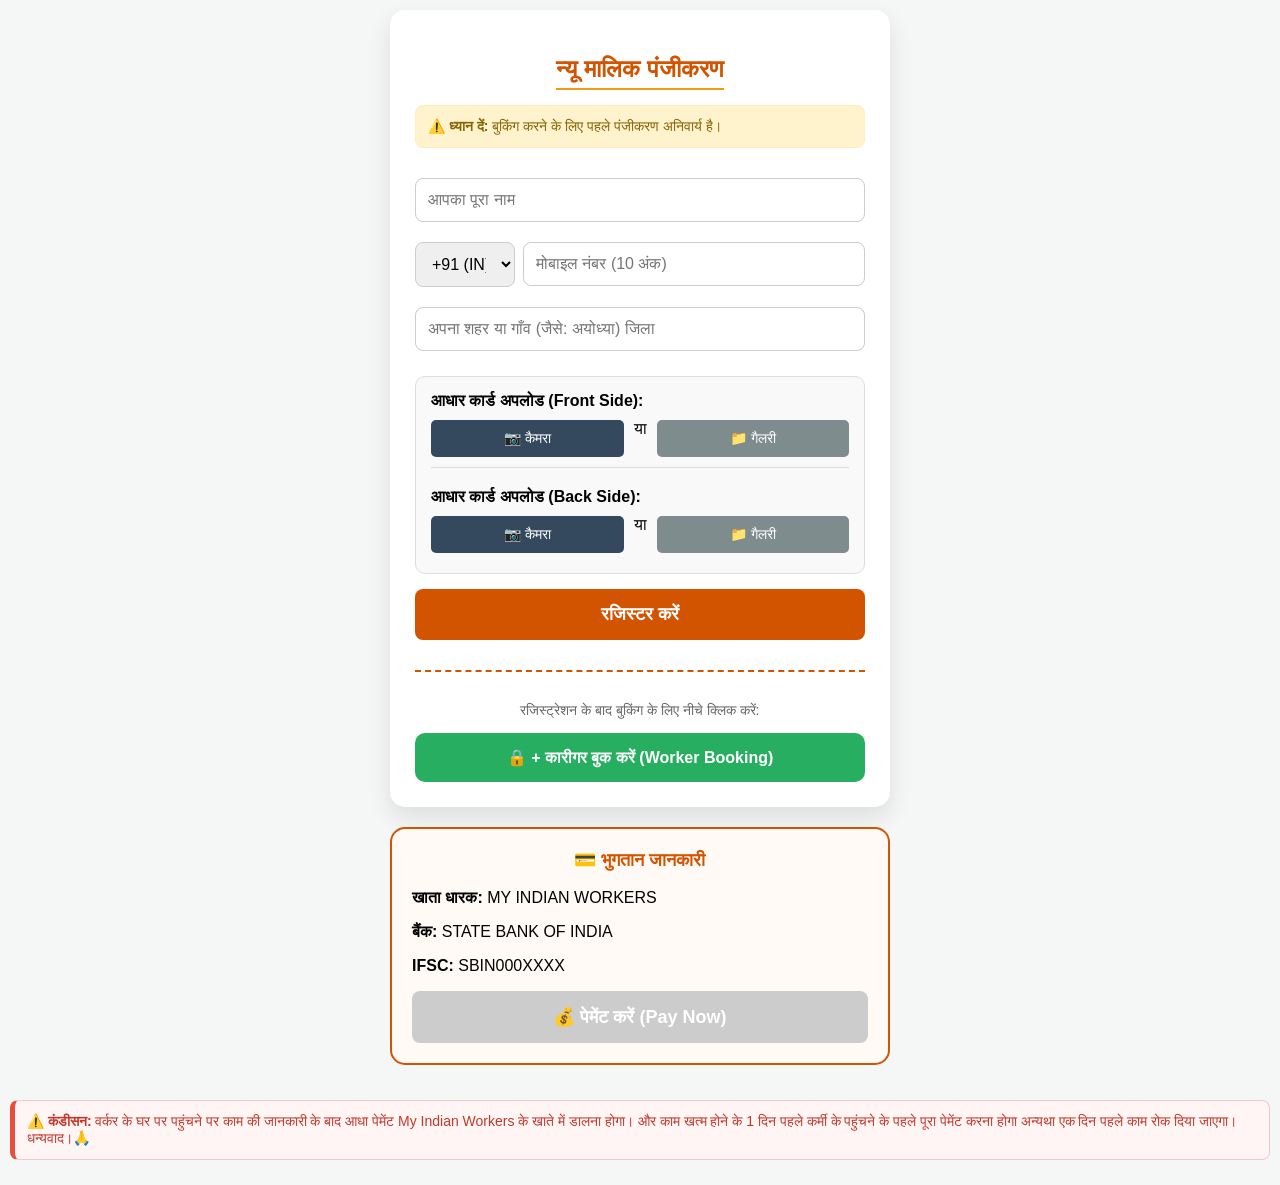
<file: owner-form.html>
<!DOCTYPE html>
<html lang="hi">
<head>
    <meta charset="UTF-8">
    <meta name="viewport" content="width=device-width, initial-scale=1.0">
    <title>मालिक पंजीकरण और बुकिंग - My Indian Workers</title>
    <style>
        body { background-color: #f4f7f6; font-family: 'Segoe UI', sans-serif; display: flex; flex-direction: column; align-items: center; min-height: 100vh; margin: 0; padding: 10px; box-sizing: border-box; }
        .form-card { background: white; padding: 25px; border-radius: 15px; box-shadow: 0 10px 25px rgba(0,0,0,0.1); width: 100%; max-width: 500px; text-align: center; margin-bottom: 20px; box-sizing: border-box; }
        h2 { color: #d35400; margin-bottom: 15px; font-size: 24px; border-bottom: 2px solid #f39c12; display: inline-block; padding-bottom: 5px; }
        input, select, textarea { width: 100%; padding: 12px; margin: 10px 0; border: 1px solid #ccc; border-radius: 8px; font-size: 16px; box-sizing: border-box; }
        .input-group { display: flex; gap: 8px; align-items: center; margin: 10px 0; }
        .input-group select { width: 100px; margin: 0; flex-shrink: 0; }
        .input-group input { margin: 0; flex: 1; }
        .submit-btn { width: 100%; background-color: #d35400; color: white; border: none; padding: 15px; border-radius: 8px; font-size: 18px; font-weight: bold; cursor: pointer; transition: 0.3s; }
        .submit-btn:hover { background-color: #e67e22; }
        .warning-box { background: #fff3cd; color: #856404; padding: 12px; border-radius: 8px; margin-bottom: 20px; border: 1px solid #ffeeba; font-size: 14px; text-align: left; }
        .upload-section { text-align: left; margin: 15px 0; border: 1px solid #ddd; padding: 15px; border-radius: 10px; background-color: #f9f9f9; }
        .bank-card { width: 100%; max-width: 500px; padding: 20px; border: 2px solid #d35400; border-radius: 15px; background: #fffaf5; text-align: left; box-sizing: border-box; margin-bottom: 20px; }
    </style>
</head>
<body>

<div class="form-card">
    <h2>न्यू मालिक पंजीकरण</h2>
    <div class="warning-box"><strong>⚠️ ध्यान दें:</strong> बुकिंग करने के लिए पहले पंजीकरण अनिवार्य है।</div>

    <form id="ownerForm">
        <input type="text" name="regName" id="regName" placeholder="आपका पूरा नाम" required>
        <div class="input-group">
            <select name="countryCode">
                <option value="+91">+91 (IN)</option>
                <option value="+966">+966 (SA)</option>
            </select>
            <input type="tel" name="regMobile" id="regMobile" placeholder="मोबाइल नंबर (10 अंक)" maxlength="10" required>
        </div>
        <input type="text" name="regCity" id="regCity" placeholder="अपना शहर या गाँव (जैसे: अयोध्या) जिला" required>
        
        <div class="upload-section">
            <label style="font-weight: bold; display: block; margin-bottom: 10px;">आधार कार्ड अपलोड (Front Side):</label>
            <div style="display: flex; gap: 10px; margin-bottom: 15px;">
                <button type="button" onclick="document.getElementById('aadharFrontCam').click()" style="flex: 1; padding: 10px; background: #34495e; color: white; border: none; border-radius: 5px; cursor: pointer; font-size: 14px;">📷 कैमरा</button>
                या
                <button type="button" onclick="document.getElementById('aadharFrontFile').click()" style="flex: 1; padding: 10px; background: #7f8c8d; color: white; border: none; border-radius: 5px; cursor: pointer; font-size: 14px;">📁 गैलरी</button>
            </div>
            <input type="file" id="aadharFrontCam" accept="image/*" capture="camera" style="display: none;" onchange="updateStatus(this, 'frontStatus')">
            <input type="file" id="aadharFrontFile" accept="image/*" style="display: none;" onchange="updateStatus(this, 'frontStatus')">
            <small id="frontStatus" style="color: #27ae60; display: block; margin-top: -10px; font-weight: bold; margin-bottom: 15px;"></small>

            <hr style="border: 0; border-top: 1px solid #ddd; margin: 20px 0;">

            <label style="font-weight: bold; display: block; margin-bottom: 10px;">आधार कार्ड अपलोड (Back Side):</label>
            <div style="display: flex; gap: 10px; margin-bottom: 15px;">
                <button type="button" onclick="document.getElementById('aadharBackCam').click()" style="flex: 1; padding: 10px; background: #34495e; color: white; border: none; border-radius: 5px; cursor: pointer; font-size: 14px;">📷 कैमरा</button>
                या
                <button type="button" onclick="document.getElementById('aadharBackFile').click()" style="flex: 1; padding: 10px; background: #7f8c8d; color: white; border: none; border-radius: 5px; cursor: pointer; font-size: 14px;">📁 गैलरी</button>
            </div>
            <input type="file" id="aadharBackCam" accept="image/*" capture="camera" style="display: none;" onchange="updateStatus(this, 'backStatus')">
            <input type="file" id="aadharBackFile" accept="image/*" style="display: none;" onchange="updateStatus(this, 'backStatus')">
            <small id="backStatus" style="color: #27ae60; display: block; margin-top: -10px; font-weight: bold;"></small>
        </div>

        <button type="submit" id="ownerSubmitBtn" class="submit-btn">रजिस्टर करें</button>
    </form>

    <hr style="margin: 30px 0; border: 0; border-top: 2px dashed #d35400;">
    <div id="bookingContainer">
        <p style="font-size: 14px; color: #666;">रजिस्ट्रेशन के बाद बुकिंग के लिए नीचे क्लिक करें:</p>
        <button type="button" id="mainBookingBtn" onclick="showBookingForm()" disabled 
        style="width: 100%; padding: 15px; background: #27ae60; color: white; border: none; border-radius: 10px; font-weight: bold; font-size: 16px; cursor: pointer;">
         🔒  + कारीगर बुक करें (Worker Booking)
        </button>
        <section id="booking-section" style="display: none; padding: 15px; background: #fdf2e9; border-radius: 15px; margin-top: 20px;">
            <h3 style="color: #d35400;">कारीगर बुक करें</h3>
            <form id="bookingForm">
                <input type="text" name="ownerName" id="bookOwnerName" placeholder="आपका नाम" required>
                <input type="tel" name="regMobile" id="bookMobile" placeholder="मोबाइल नंबर" maxlength="10" required>
                <select name="serviceType" id="serviceType" required>
                    <option value="">कौन सा काम है?</option>
                 
        <option value="Plumber">प्लंबर (Plumber)</option>
        <option value="Electrician">इलेक्ट्रीशियन (Electrician)</option>
        <option value="Carpenter">बढ़ई (Carpenter)</option>
        <option value="Mason">राजमिस्त्री (Mason)</option>
        <option value="Painter">पेंटर (Painter)</option>
        <option value="Welder">वेल्डर (Welder)</option>
        <option value="AC Mechanic">एसी मैकेनिक (AC Mechanic)</option>
        <option value="Tiles Mistri">टाइल्स मिस्त्री (Tiles Mistri)</option>
        <option value="Labour">मजदूर (Labour)</option>
        <option value="Other">अन्य (Other)</option>
                </select>
                <textarea name="address" id="regAddress" placeholder="पूरा पता लिखें" required></textarea>
                <button type="submit" id="bookSubmitBtn" class="submit-btn" style="background:#27ae60;">बुकिंग कन्फर्म करें ✅</button>
            </form>
        </section>
    </div>
</div>

<div class="bank-card">
    <h3 style="color:#d35400; margin-top:0; font-size:18px; text-align: center;">💳 भुगतान जानकारी</h3>
    <p><strong>खाता धारक:</strong> MY INDIAN WORKERS</p>
    <p><strong>बैंक:</strong> STATE BANK OF INDIA</p>
    <p><strong>IFSC:</strong> SBIN000XXXX</p>
    <button type="button" id="payNowBtn" class="submit-btn" onclick="window.location.href='payment-success.html'" style="background-color: #ccc; cursor: not-allowed;" disabled>💰 पेमेंट करें (Pay Now)</button>
</div>

<div style="background: #fff5f5; color: #c0392b; padding: 12px; border-radius: 8px; font-size: 14px; margin: 15px 0; text-align: left; border: 1px solid #f5c6cb; border-left: 5px solid #e74c3c; font-weight: 500;">
    <strong>⚠️ कंडीसन:</strong> वर्कर के घर पर पहुंचने पर काम की जानकारी के बाद आधा पेमेंट My Indian Workers के खाते में डालना होगा। और काम खत्म होने के 1 दिन पहले कर्मी के पहुंचने के पहले पूरा पेमेंट करना होगा अन्यथा एक दिन पहले काम रोक दिया जाएगा। धन्यवाद।🙏
</div>

<script>
  
  


  
  
  
  
const SCRIPT_URL = "https://script.google.com/macros/s/AKfycbx7i54hKon1Dizk_ZgP6tpjNolJINeYLxPD4UdncQwMZUpUHgO4GI-NhzSC5o8IpaeZ/exec";

function updateStatus(input, statusId) {
    if (input.files && input.files[0]) {
        document.getElementById(statusId).innerText = "✅ फाइल: " + input.files[0].name;
    }
}

function showBookingForm() {
    document.getElementById("booking-section").style.display = "block";
    document.getElementById("booking-section").scrollIntoView({ behavior: 'smooth' });
}

// नया Image Compressor फंक्शन (आधार कार्ड के लिए बेहतरीन क्वालिटी)
async function compressAadhar(file) {
    return new Promise((resolve) => {
        const reader = new FileReader();
        reader.readAsDataURL(file);
        reader.onload = (event) => {
            const img = new Image();
            img.src = event.target.result;
            img.onload = () => {
                const canvas = document.createElement('canvas');
                let width = img.width;
                let height = img.height;

                // आधार के लिए 1000px चौड़ाई काफी है (साफ भी दिखेगा और KB में भी रहेगा)
                const MAX_WIDTH = 1000;
                if (width > MAX_WIDTH) {
                    height *= MAX_WIDTH / width;
                    width = MAX_WIDTH;
                }

                canvas.width = width;
                canvas.height = height;
                const ctx = canvas.getContext('2d');
                ctx.drawImage(img, 0, 0, width, height);

                // 0.7 क्वालिटी (70%) - साइज कम और लिखावट साफ
                const dataUrl = canvas.toDataURL('image/jpeg', 0.7);
                resolve(dataUrl.split(',')[1]);
            };
        };
    });
}

// पंजीकरण सबमिट लॉजिक



// --- इसे जोड़ें (नया वाला - फोटो चेक के साथ) ---
document.getElementById('ownerForm').addEventListener('submit', async function(e) {
    e.preventDefault();
    
    // फाइलें चेक करना (कि चुनी गई हैं या नहीं)
    const frontFile = document.getElementById('aadharFrontCam').files[0] || document.getElementById('aadharFrontFile').files[0];
    const backFile = document.getElementById('aadharBackCam').files[0] || document.getElementById('aadharBackFile').files[0];

    // अगर कोई भी एक फाइल गायब है, तो अलर्ट दिखाएं और आगे न बढ़ें
    if (!frontFile || !backFile) {
        alert("⚠️ कृपया आधार कार्ड की दोनों फोटो (Front और Back) अपलोड करें!");
        return; 
    }

    const btn = document.getElementById('ownerSubmitBtn');
    btn.innerText = "⏳ रजिस्ट्रेशन डाटा अपलोड हो रहा है...";
    btn.disabled = true;

    const data = {
        userType: 'owner',
        regName: document.getElementById('regName').value,
        regMobile: document.getElementById('regMobile').value,
        regCity: document.getElementById('regCity').value
    };

    try {
        // फोटो कंप्रेस और अपलोड के लिए तैयार करना
        data.frontFileData = await compressAadhar(frontFile);
        data.frontFileName = "Front_" + data.regMobile + "_" + Date.now() + ".jpg";
        
        data.backFileData = await compressAadhar(backFile);
        data.backFileName = "Back_" + data.regMobile + "_" + Date.now() + ".jpg";

        sendData(data, "रजिस्ट्रेशन और फोटो अपलोड सफल! अब आप बुकिंग कर सकते हैं");
    } catch (err) {
        alert("फोटो प्रोसेस करने में दिक्कत आई");
        btn.disabled = false;
        btn.innerText = "रजिस्टर करें";
    }
});





// बुकिंग और डेटा भेजने के पुराने फंक्शन पहले जैसे ही रहेंगे...
document.getElementById('bookingForm').addEventListener('submit', function(e) {
    e.preventDefault();
    const btn = document.getElementById('bookSubmitBtn');
    const payBtn = document.getElementById('payNowBtn');
    btn.innerText = "⏳ बुकिंग दर्ज हो रही है...";
    btn.disabled = true;
    const data = {
        userType: 'booking',
        regName: document.getElementById('bookOwnerName').value,
        regMobile: document.getElementById('bookMobile').value,
        serviceType: document.getElementById('serviceType').value,
        regAddress: document.getElementById('regAddress').value
    };
    fetch(SCRIPT_URL, {
        method: 'POST',
        body: JSON.stringify(data)
    })
    .then(res => {
        alert("✅ आपकी बुकिंग सफल हुई! अब आप नीचे दिए गए बटन से पेमेंट कर सकते हैं।");
        payBtn.disabled = false;
        payBtn.style.backgroundColor = "#d35400";
        payBtn.style.cursor = "pointer";
        btn.innerText = "बुकिंग सफल ✅";
        payBtn.scrollIntoView({ behavior: 'smooth' });
    })
    .catch(err => {
        alert("कुछ तकनीकी समस्या आई");
        payBtn.disabled = false;
        payBtn.style.backgroundColor = "#d35400";
    });
});

function sendData(payload, successMsg) {
    fetch(SCRIPT_URL, {
        method: 'POST',
        body: JSON.stringify(payload)
    })
    .then(res => res.json())
    .then(response => {
        alert(successMsg);
        if (payload.userType === 'owner') {
            document.getElementById('mainBookingBtn').disabled = false;
            document.getElementById('mainBookingBtn').innerHTML = "✅ + कारीगर बुक करें (Worker Booking)";
            showBookingForm();
            document.getElementById('ownerSubmitBtn').innerText = "रजिस्टर हो गया ✅";
        }
    })
    .catch(err => {
        if (payload.userType === 'owner') {
            document.getElementById('mainBookingBtn').disabled = false;
            showBookingForm();
        }
    });
}








</script>
</body>
</html>
</file>
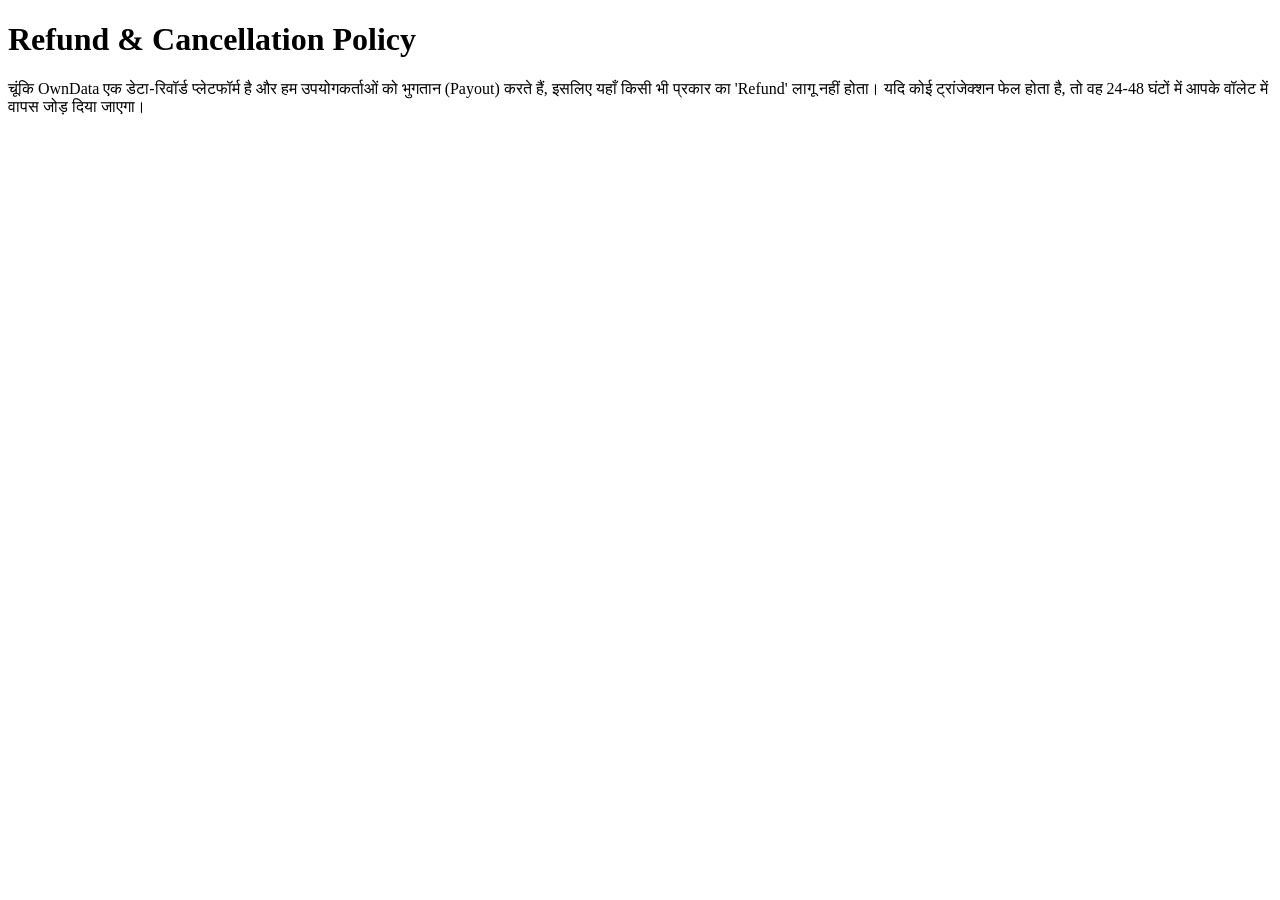
<file: refund.html>
<!DOCTYPE html>
<html>
<head><title>Refund Policy - OwnData</title></head>
<body>
    <h1>Refund & Cancellation Policy</h1>
    <p>चूंकि OwnData एक डेटा-रिवॉर्ड प्लेटफॉर्म है और हम उपयोगकर्ताओं को भुगतान (Payout) करते हैं, इसलिए यहाँ किसी भी प्रकार का 'Refund' लागू नहीं होता। यदि कोई ट्रांजेक्शन फेल होता है, तो वह 24-48 घंटों में आपके वॉलेट में वापस जोड़ दिया जाएगा।</p>
</body>
</html>
</file>
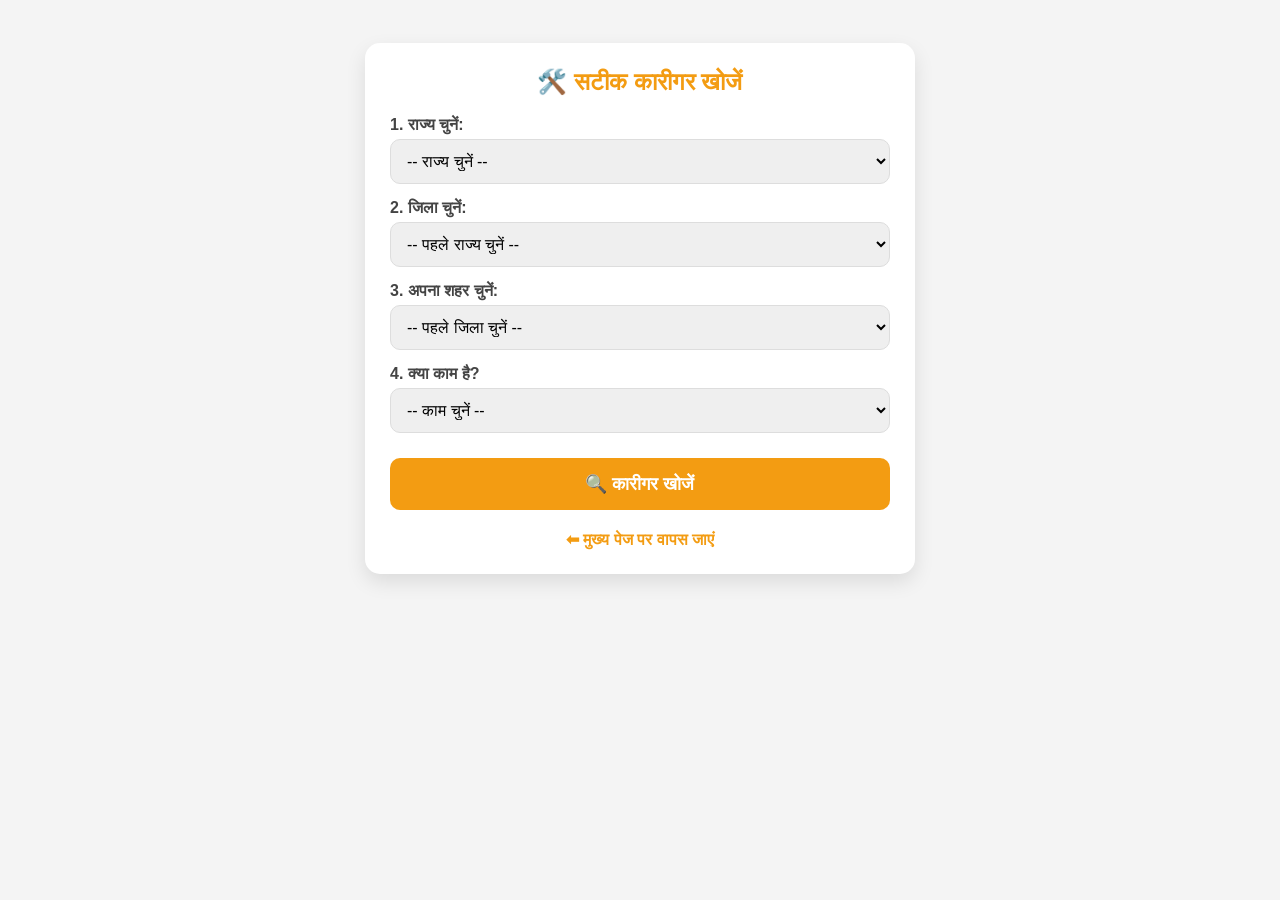
<file: search.html>
<!DOCTYPE html>
<html lang="hi">
<head>
    <meta charset="UTF-8">
    
    
    
    <meta name="viewport" content="width=device-width, initial-scale=1.0">
    <title>एडवांस सर्च - My Indian Workers</title>
    <style>
        body { font-family: 'Segoe UI', sans-serif; background: #f4f4f4; padding: 15px; }
        .search-box { 
            background: white; padding: 25px; border-radius: 15px; 
            box-shadow: 0 8px 20px rgba(0,0,0,0.1); max-width: 500px; margin: 20px auto; 
        }
        h2 { text-align: center; color: #f39c12; margin-top: 0; }
        label { font-weight: bold; color: #444; display: block; margin-top: 15px; }
        select { 
            width: 100%; padding: 12px; border: 1px solid #ddd; 
            border-radius: 10px; font-size: 16px; margin-top: 5px; box-sizing: border-box;
        }
        button { 
            width: 100%; padding: 15px; background: #f39c12; color: white; 
            border: none; border-radius: 10px; font-weight: bold; font-size: 18px; 
            cursor: pointer; margin-top: 25px; transition: 0.3s;
        }
        button:hover { background: #d35400; }
        #results { max-width: 500px; margin: 20px auto; }
        .worker-card { 
            background: white; padding: 20px; border-radius: 10px; 
            margin-bottom: 15px; box-shadow: 0 2px 10px rgba(0,0,0,0.1);
            border-left: 6px solid #f39c12; text-align: left;
        }
        .worker-card h3 { margin: 0; color: #333; font-size: 1.1em; }
        .worker-card p { margin: 5px 0; color: #666; }
        .call-btn {
            display: block; background: #27ae60; color: white; text-align: center;
            padding: 12px; border-radius: 8px; text-decoration: none;
            font-weight: bold; margin-top: 15px;
        }
        .back-link { margin-top: 20px; display: block; text-decoration: none; color: #f39c12; font-weight: bold; text-align: center; }
        
        /* रेटिंग सेक्शन के लिए स्टाइल */
        .rating-container { text-align: right; min-width: 80px; }
        .stars { font-size: 1.1em; white-space: nowrap; }
        .rating-text { color: #666; font-size: 0.85em; font-weight: bold; display: block; }
    </style>
</head>
<body>

<div class="search-box">
    <h2>🛠️ सटीक कारीगर खोजें</h2>
    
    <label>1. राज्य चुनें:</label>
    <select id="stateInput" onchange="updateDistricts()">
        <option value="">-- राज्य चुनें --</option>
        <option value="UP">उत्तर प्रदेश (Uttar Pradesh)</option>
        <option value="Bihar">बिहार (Bihar)</option>
        <option value="Gujarat">गुजरात (Gujarat)</option>
        <option value="Madhya Pradesh">मध्य प्रदेश (Madhya Pradesh)</option>
        <option value="Rajasthan">राजस्थान (Rajasthan)</option>
        <option value="Karnataka">कर्नाटक (Karnataka)</option>
        <option value="Kerala">केरला (Kerala)</option>
    </select>

    <label>2. जिला चुनें:</label>
    <select id="districtInput" onchange="updateCities()">
        <option value="">-- पहले राज्य चुनें --</option>
    </select>

    <label>3. अपना शहर चुनें:</label>
    <select id="cityInput">
        <option value="">-- पहले जिला चुनें --</option>
    </select>

    <label>4. क्या काम है?</label>
    <select id="workInput">
        <option value="">-- काम चुनें --</option>
        <option value="Plumber">प्लंबर (Plumber)</option>
        <option value="Electrician">इलेक्ट्रीशियन(Electrician)</option>
        <option value="Carpenter">बढ़ई (Carpenter)</option>
        <option value="Mason">राजमिस्त्री (Mason)</option>
        <option value="Painter">पेंटर (Painter)</option>
        <option value="Welder">वेल्डर (Welder)</option>
        <option value="AC Mechanic">एसी मैकेनिक(AC Mechanic)</option>
        <option value="Tiles Mistri">टाइल्स मिस्त्री(Tiles Mechanic)</option>
        <option value="Labour">मजदूर (Labour)</option>
        <option value="cctv_smart_home">स्मार्ट होम और CCTV (CCTV Smart Home)</option>
        <option value="computer_repair">कंप्यूटर और लैपटॉप रिपेयर(Computer Repairing)</option>
        <option value="mobile_repair">मोबाइल और टैबलेट रिपेयर(Mobile And Tablet Repair)</option>
        <option value="electrical_gadgets">इलेक्ट्रिकल और गैजेट्स(Electrical And Gadgets)</option>
        <option value="solar_panel">सोलर पैनल सर्विस(SolarPanel Service)</option>
        <option value="Others">अन्य(Others)</option>
    </select>

    <button id="searchBtn" onclick="searchWorkers()">🔍 कारीगर खोजें</button>
    
    <a href="index.html" class="back-link">⬅ मुख्य पेज पर वापस जाएं</a>
</div>

<div id="results"></div>

<script>
    const fullData = {
        "UP": {
          
  
    "Ayodhya (अयोध्या)": [
        "Ayodhya City / अयोध्या शहर",
        "Faizabad / फैजाबाद",
        "Ayodhya Cantt / अयोध्या कैंट",
        "Devkali / देवकाली",
        "Naka / नाका",
        "Sahadatganj / सहादतगंज",
        "Goshainganj / गोसाईगंज",
        "Amaniganj / अमानीगंज",
        "Bikapur / बीकापुर",
        "Haringtonganj / हैरिंग्टनगंज",
        "Tarun / तारुन",
        "Masodha / मसोधा",
        "Maya Bazar / माया बाजार",
        "Milkipur / मिल्कीपुर",
        "Pura Bazar / पूरा बाजार",
        "Rudauli / रुदौली",
        "Sohawal / सोहावल",
        "Mawai / मवई",
        "Ayodhya Sadar / अयोध्या सदर",
        "Bharat Kund / भरत कुंड",
        "Khandasa / खंडासा",
        "Kumarganj / कुमारगंज",
        "Haiderganj / हैदरगंज"
    ],
    "Barabanki (बहराइच )": [
        "Barabanki City / बाराबंकी शहर",
        "Dewa Sharif / देवा शरीफ",
        "Banki / बंकी",
        "Fatehpur / फतेहपुर",
        "Haidergarh / हैदरगढ़",
        "Ramnagar / रामनगर",
        "Zaidpur / जैदपुर",
        "Dariyabad / दरियाबाद",
        "Satrikh / सतरीख",
        "Kursi / कुर्सी",
        "Masauli / मसौली",
        "Nindura / निंदूरा",
        "Sirauli Ghauspur / सिरौली गौसपुर",
        "Puredalai / पूरेडलई",
        "Bani Kodar / बनी कोदर",
        "Siddhaur / सिद्धौर",
        "Trivediganj / त्रिवेदीगंज",
        "Suratganj / सूरतगंज",
        "Safdarjang / सफदरगंज"
    ],
    "Lucknow (लखनऊ )": [
        "Lucknow City / लखनऊ शहर",
        "Alambagh / आलमबाग",
        "Gomti Nagar / गोमती नगर",
        "Hazratganj / हजरतगंज",
        "Charbagh / चारबाग",
        "Indira Nagar / इंदिरा नगर",
        "Aminabad / अमीनाबाद",
        "Jankipuram / जानकीपुरम",
        "Ashiyana / आशियाना",
        "Telibagh / तेलीबाग",
        "Chinhat / चिनहट",
        "Bakshi Ka Talab / बख्शी का तालाब",
        "Kakori / काकोरी",
        "Malihabad / मलिहाबाद",
        "Mohanlalganj / मोहनलालगंज",
        "Gosainganj / गोसाईगंज",
        "Sarojini Nagar / सरोजिनी नगर",
        "Dubagga / दुबग्गा",
        "Itaunja / इटौंजा"
    ],
    "Gonda (गोण्डा )": [
        "Gonda City / गोंडा शहर",
        "Nawabganj / नवाबगंज",
        "Mankapur / मनकापुर",
        "Colonelganj / कर्नलगंज",
        "Katra Bazar / कटरा बाजार",
        "Tarabganj / तरबगंज",
        "Itia Thok / इटिया थोक",
        "Paraspur / पारसपुर",
        "Wazirganj / वजीरगंज",
        "Jhanjhari / झंझरी",
        "Haldharmau / हलधरमऊ",
        "Belsar / बेलसर",
        "Mujehana / मुजेहना",
        "Pandri Kripal / पंडरी कृपाल",
        "Rehera Bazaar / रेहरा बाजार",
        "Civil Lines / सिविल लाइन्स",
        "Utraula Road / उतरौला रोड"
    ],
    "Basti (बस्ती)": [
        "Basti City / बस्ती शहर",
        "Gandhi Nagar / गांधी नगर",
        "Harraiya / हरैया",
        "Rudrauli / रुदौली",
        "Bhanpur / भानपुर",
        "Kaptanganj / कप्तानगंज",
        "Bankati / बनकटी",
        "Saunghat / सौंघाट",
        "Bahadurpur / बहादुरपुर",
        "Dubaulila / दुबौलिया",
        "Kudraha / कुदरहा",
        "Paras Rampur / पारस रामपुर",
        "Ramnagar / रामनगर",
        "Saltaua Gopal Pur / सल्टौआ गोपाल पुर",
        "Vikram Jot / विक्रम जोत",
        "Ganeshpur / गणेशपुर",
        "Malviya Road / मालवीय रोड",
        "Katra Bazar / कटरा बाजार",
        "Munderwa / मुंडेरवा",
        "Walterganj / वाल्टरगंज"
    ],
    "Gorakhpur (गोरखपुर)": [
        "Gorakhpur City / गोरखपुर शहर",
        "Sahjanwa (GIDA) / सहजनवा (गीडा)",
        "Mohaddipur / मोहद्दीपुर",
        "Medical College / मेडिकल कॉलेज",
        "Golgadda / गोलगड्डा",
        "Pipraich / पिपराइच",
        "Chauri Chaura / चौरी चौरा",
        "Campierganj / कैम्पियरगंज",
        "Bansgaon / बांसगांव",
        "Khajni / खजनी",
        "Gola / गोला",
        "Barhalganj / बड़हलगंज",
        "Sardar Nagar / सरदार नगर",
        "Brahmpur / ब्रह्मपुर",
        "Kauriram / कौड़ीराम",
        "Belghat / बेलघाट",
        "Pali / पाली",
        "Jungle Kauria / जंगल कौड़िया",
        "Chargawan / चरगांवा",
        "Bhathat / भटहट"
    ],
    "Balrampur (बलरामपुर)": [
        "Balrampur City / बलरामपुर शहर",
        "Tulsipur / तुलसीपुर",
        "Utraula / उतरौला",
        "Pachperwa / पचपेड़वा",
        "Jarwa / जरवा",
        "Gaisari / गैसड़ी",
        "Harriya Satgharwa / हरैया सतघरवा",
        "Balrampur Sadar / बलरामपुर सदर",
        "Shriduttganj / श्रीदत्तगंज",
        "Rehera Bazaar / रेहरा बाजार",
        "Gaindas Buzurg / गैंडास बुजुर्ग",
        "Lalia / ललिया",
        "Maharajganj Terai / महाराजगंज तराई",
        "Malaun / मलौन",
        "Bhagwanpur / भगवानपुर",
        "Civil Lines / सिविल लाइन्स",
        "Pahalwara / पहलवारा",
        "Hathi Khana / हाथी खाना",
        "Purab Tola / पूरब टोला",
        "Kuwano / कुआनो"
    ],
    "Siddharthnagar (सिद्धार्थनगर)": [
        "Siddharthnagar City / सिद्धार्थनगर शहर",
        "Naugarh / नौगढ़",
        "Bansi / बांसी",
        "Itwa / इटवा",
        "Domariaganj / डुमरियागंज",
        "Shohratgarh / शोहरतगढ़",
        "Barhni / बढ़नी",
        "Birdpur / बर्डपुर",
        "Uska Bazar / उस्का बाजार",
        "Jogia / जोगिया",
        "Lontan / लोटन",
        "Khesraha / खेसरहा",
        "Mithwal / मिठवल",
        "Bhanpur / भानपुर",
        "Khunwa / खुनवा",
        "Golhaura / गोलहौरा",
        "Tetari Bazar / टिटरी बाजार",
        "Aligada / अलीगढ़वा",
        "Civic Line / सिविल लाइन",
        "Phulwariya / फुलवरिया"
    ],
    "Shravasti (श्रावस्ती )": [
        "Bhinga City / भिनगा शहर",
        "Ikauna / इकौना",
        "Shravasti Town / श्रावस्ती टाउन",
        "Gilola / गिलौला",
        "Sirsiya / सिरसिया",
        "Jamunaha / जमुनहा",
        "Katra Shravasti / कटरा श्रावस्ती",
        "Laxmanpur / लक्ष्मणपुर",
        "Malhipur / मल्हीपुर",
        "Hariharpur Rani / हरिहरपुर रानी",
        "Sonwa / सोनवा",
        "Nasirganj / नासिरगंज",
        "Charda / चरदा",
        "Baluha / बलुहा",
        "Patna Khargon / पटना खरगोन",
        "Durgapur / दुर्गापुर",
        "Pali Chauraha / पाली चौराहा",
        "Khaire dharmanpur / खैरे धर्मनपुर",
        "Manoharapur / मनोहरापुर",
        "Bhagwanpur / भगवानपुर",
        "Semra Ghantaghar / सेमरा घंटाघर",
        "Gautam Buddha Marg / गौतम बुद्ध मार्ग",
        "Jetavana Area / जेतवन क्षेत्र",
        "Payagpur Road / पयागपुर रोड",
        "Bahraich Road / बहराइच रोड",
        "Balrampur Border Area / बलरामपुर बॉर्डर क्षेत्र",
        "Kandhabhari / कांधाभारी",
        "Ratanpur / रतनपुर",
        "Pakarigariya / पकरीगड़िया",
        "Lokanpur / लोकनपुर"
    ],
    "Sultanpur (सुल्तानपुर )": [
        "Sultanpur City / सुल्तानपुर शहर",
        "Amhat / अमहट",
        "Civil Lines / सिविल लाइन्स",
        "Kadipur / कादीपुर",
        "Lambhua / लंभुआ",
        "Musafirkhana / मुसाफिरखाना",
        "Kurebhar / कूरेभार",
        "Dostpur / दोस्तपुर",
        "Akhand Nagar / अखंड नगर",
        "Baldirai / बल्दीराय",
        "Bhadaiya / भदैया",
        "Dhanpatganj / धनपतगंज",
        "Dubepur / दूबेपुर",
        "Jaisinghpur / जयसिंहपुर",
        "Karaundi Kala / करौंदी कला",
        "Kurwar / कुड़वार",
        "Motigarpur / मोतिगरपुर",
        "P P Kamaicha / पी पी कमैचा",
        "Haliapur / हलियापुर",
        "Koeripur / कोइरीपुर",
        "Katka Khanpur / कटका खानपुर",
        "Semri / सेमरी",
        "Pali / पाली",
        "Golaghat / गोलाघाट",
        "Vivekanand Nagar / विवेकानंद नगर",
        "Tatiri / टटिड़ी",
        "Shastri Nagar / शास्त्री नगर",
        "Shukul Bazar / शुकुल बाजार",
        "Paryat / परयात"
    ],
    "Pratapgarh (प्रतापगढ़ )": [
        "Pratapgarh City / प्रतापगढ़ शहर",
        "Bela Pratapgarh / बेला प्रतापगढ़",
        "Kunda / कुंडा",
        "Patti / पट्टी",
        "Raniganj / रानीगंज",
        "Lalganj Ajhara / लालगंज अझारा",
        "Chilbila / चिलबिला",
        "Jethwara / जेठवारा",
        "Antu / अंतू",
        "Kohandaur / कोहंडौर",
        "Manikpur / मानिकपुर",
        "Katra Medniganj / कटरा मेदनीगंज",
        "Babaganj / बाबागंज",
        "Belaghat / बेलाघाट",
        "Bihar / बिहार",
        "Gaura / गौरा",
        "Kalakankar / कालाकांकर",
        "Laxmanpur / लक्ष्मणपुर",
        "Mandhata / मानधाता",
        "Pratapgarh Sadar / प्रतापगढ़ सदर",
        "Rampur Sangramgarh / रामपुर संग्रामगढ़",
        "Sandwa Chandrika / सांडवा चंद्रिका",
        "Sangipur / सांगीपुर",
        "Shivgarh / शिवगढ़",
        "Dhingwas / ढिंगवस",
        "Civil Lines / सिविल लाइन्स"
    ],
    "Raebareli (रायबरेली)": [
        "Raebareli City / रायबरेली शहर",
        "Lalganj / लालगंज",
        "Unchahar / ऊंचाहार",
        "Bachhrawan / बछरावां",
        "Saloan / सलोन",
        "Maharajganj / महाराजगंज",
        "Dalmau / डलमऊ",
        "Harchandpur / हरचंदपुर",
        "Indira Nagar / इंदिरा नगर",
        "Civil Lines / सिविल लाइन्स",
        "Modern Rail Coach Factory / मॉडर्न रेल कोच फैक्ट्री",
        "Munshiganj / मुंशीगंज",
        "Tripula / त्रिपूला",
        "Amawan / अमावां",
        "Chhatoh / छतोह",
        "Deenshah Gaura / दीनशाह गौरा",
        "Dih / डीह",
        "Khiro / खीरों",
        "Rohaniya / रोहनिया",
        "Sareni / सरेनी",
        "Satoan / सतोओं",
        "Singhpur / सिंहपुर",
        "Tiloi / तिलोई",
        "Gurubaksh Ganj / गुरुबख्श गंज",
        "ITP Area / आईटीपी एरिया"
    ],
    "Prayagraj (प्रयागराज)": [
        "Civil Lines / सिविल लाइन्स",
        "Allahabad Chowk / इलाहाबाद चौक",
        "Katra / कटरा",
        "Naini / नैनी",
        "Jhalwa / झलवा",
        "Phaphamau / फाफामऊ",
        "Jhusi / झुंसी",
        "Phulpur / फूलपुर",
        "Handia / हंडिया",
        "Meja / मेजा",
        "Soraon / सोरांव",
        "Karchana / करछना",
        "Jasra / जसरा",
        "Shankargarh / शंकरगढ़",
        "Lalgopalganj / लालगोपालगंज",
        "Mauaima / मऊआइमा",
        "Allahapur / अल्लापुर",
        "Teliyarganj / तेलियरगंज",
        "Saidabad / सैदाबाद",
        "Chaka / चाका",
        "Kaurihar / कौड़िहार",
        "Holagarh / होलागढ़",
        "Dhanupur / धनूपुर",
        "Manda / मांडा",
        "Urwa / उरुवा",
        "Koraon / कोरांव",
        "Pratappur / प्रतापपुर",
        "Baharia / बहरिया",
        "Sringverpur / श्रृंगवेरपुर",
        "Bamrauli / बमरौली"
    ],
    "Ambedkar_Nagar (अम्बेडकर नगर)": [
        "Akbarpur / अकबरपुर",
        "Shahzadpur / शहजादपुर",
        "Tanda / टांडा",
        "Jalalpur / जलालपुर",
        "Malipur / मालीपुर",
        "Iltifatganj / इल्तिफातगंज",
        "Baskhari / बसखारी",
        "Hanswar / हंसवर",
        "Kichhauchha Sharif / किछौछा शरीफ",
        "Bhiti / भीटी",
        "Katehari / कटेहरी",
        "Bhiyaon / भियांव",
        "Jahangir Ganj / जहाँगीर गंज",
        "Ramnagar / रामनगर",
        "Paipura / पैपुरा",
        "Mahrua / महरुवा",
        "Ahirauli / अहिरौली",
        "Sammanpur / सम्मनपुर",
        "Jaitpur / जैतपुर",
        "Mijhaura / मिझौड़ा",
        "Ariyat / अरियत",
        "Kurki Bazar / कुर्की बाजार",
        "Nagpur / नागपुर",
        "Ashrafpur / अशरफपुर"
    ],
    "Amethi (अमेठी)": [
        "Gauriganj / गौरीगंज",
        "Amethi City / अमेठी शहर",
        "Jagdishpur / जगदीशपुर",
        "Musafirkhana / मुसाफिरखाना",
        "Tiloi / तिलोई",
        "Jais / जायस",
        "Munshiganj / मुंशीगंज",
        "Jagdishpur Industrial Area / जगदीशपुर औद्योगिक क्षेत्र",
        "Korwa / कोरवा",
        "Inhauna / इन्हौना",
        "Bhadar / भादर",
        "Bhetua / भेटुआ",
        "Sangrampur / संग्रामपुर",
        "Shahgarh / शाहगढ़",
        "Jamamo / जामो",
        "Singhpur / सिंहपुर",
        "Shukul Bazar / शुकुल बाजार",
        "Bazar Shukul / बाजार शुकुल",
        "Warisan Ganj / वारिसगंज",
        "Nihalgarh / निहालगढ़",
        "Haliapur / हलियापुर",
        "Mohanganj / मोहनगंज",
        "Semrauta / सेमरौता",
        "Ramganj / रामगंज",
        "Piparpur / पीपरपुर",
        "Sinoji / सिनोजी",
        "BHEL Area / भेल एरिया",
        "Indus Industrial Estate / इंडस इंडस्ट्रियल एस्टेट",
        "Amethi Sadar / अमेठी सदर"
    ],
    "Hardoi (हरदोई)": [
        "Hardoi City / हरदोई शहर",
        "Sandila / संडीला",
        "Shahabad / शाहाबाद",
        "Sandi / सांडी",
        "Bilgram / बिलग्राम",
        "Mallawan / मल्लावां",
        "Pihani / पिहानी",
        "Madhoganj / माधोगंज",
        "Kachhauna / कछौना",
        "Railway Ganj / रेलवे गंज",
        "Civil Lines / सिविल लाइन्स",
        "Ahirori / अहिरोरी",
        "Bawan / बावन",
        "Behandar / बेहंदर",
        "Bharawan / भरावन",
        "Bharkhani / भरखनी",
        "Harpalpur / हरपालपुर",
        "Kothwan / कोथवां",
        "Pali / पाली",
        "Persa / परसा",
        "Sursa / सुरसा",
        "Tadiyawan / टड़ियावां",
        "Todarpur / टोडरपुर",
        "Beniganj / बेनीगंज",
        "Cinema Road / सिनेमा रोड",
        "Behta Gokul / बेहटा गोकुल",
        "Sandila Industrial Area / संडीला औद्योगिक क्षेत्र"
    ],
    "Lakhimpur_Kheri (लखीमपुर खीरी)": [
        "Lakhimpur City / लखीमपुर शहर",
        "Gola Gokarannath / गोला गोकर्णनाथ",
        "Mohammadi / मोहम्मदी",
        "Palia Kalan / पलिया कलां",
        "Nighasan / निघासन",
        "Dhaurahra / धौरहरा",
        "Mitauli / मितौली",
        "Kheri Town / खीरी टाउन",
        "Sampurna Nagar / संपूर्ण नगर",
        "Mailani / मैलानी",
        "Tikunia / तिकुनिया",
        "Bhira / भीरा",
        "Behjam / बेहजम",
        "Bankeyganj / बांकेगंज",
        "Isanagar / ईसानगर",
        "Kumbhi / कुम्भी",
        "Nakaha / नकहा",
        "Pasgawan / पसगवां",
        "Phoolbehar / फूलबेहड़",
        "Ramia Behar / रमिया बेहड़",
        "Sankata Devi / संकटा देवी",
        "Srinagar / श्रीनगर",
        "Belrayan / बेलरायां",
        "Bijua / बिजुआ",
        "Bijnori / बिजनोरी",
        "Civil Lines / सिविल लाइन्स",
        "Main Market / मेन मार्केट",
        "Dudhwa Area / दुधवा क्षेत्र",
        "Oel / ओयल",
        "Kasta / कस्ता",
        "Rampur Mathura / रामपुर मथुरा",
        "Maitani / मैतानी",
        "Mihitapur / मिहितापुर",
        "Sakauntha / सकौन्था"
    ],
    "Sitapur (सीतापुर)": [
        "Sitapur City / सीतापुर शहर",
        "Laharpur / लहरपुर",
        "Biswan / बिसवां",
        "Mahmudabad / महमूदाबाद",
        "Misrikh / मिश्रिख",
        "Sidhauli / सिधौली",
        "Khairabad / खैराबाद",
        "Hargaon / हरगाँव",
        "Maholi / महोली",
        "Reusa / रेउसा",
        "Tambaur / तम्बौर",
        "Ailiya / ऐलिया",
        "Behta / बेहटा",
        "Gondlamau / गोंदलामऊ",
        "Kasmanda / कसमंडा",
        "Paintepur / पैंतेपुर",
        "Pahala / पहला",
        "Parsendi / परसेंडी",
        "Pisawan / पिसवां",
        "Sakran / सकन",
        "Lalbagh / लालबाग",
        "Civil Lines / सिविल लाइन्स",
        "Transport Nagar / ट्रांसपोर्ट नगर",
        "Vaidehi Nagar / वैदेही नगर",
        "Jitendra Nagar / जितेंद्र नगर",
        "Ramkot / रामकोट",
        "Machhrehta / मछरेहटा",
        "Pisawan Block / पिसवां ब्लॉक",
        "Hargam Sugar Mill Area / हरगाम शुगर मिल क्षेत्र",
        "Thangaon / थानगाँव",
        "Seota / सेउता"
    ],
    "Unnao (उन्नाव)": [
        "Unnao City / उन्नाव शहर",
        "Bangarmau / बांगरमऊ",
        "Safipur / सफीपुर",
        "Hasanganj / हसनगंज",
        "Purwa / पुरवा",
        "Bighapur / बीघापुर",
        "Shuklaganj / शुक्लागंज",
        "Dahi Chowki Industrial Area / दही चौकी औद्योगिक क्षेत्र",
        "Magarwara / मगरवारा",
        "Nawabganj / नवाबगंज",
        "Auras / औरास",
        "Ganj Moradabad / गंज मुरादाबाद",
        "Fatehpur Chaurasi / फतेहपुर चौरासी",
        "Asoha / असोहा",
        "Bichhiya / बिछिया",
        "Miyanganj / मियागंज",
        "Sumerpur / सुमेरपुर",
        "Sikandarpur Karan / सिकंदरपुर करन",
        "Sikandarpur Sarosi / सिकंदरपुर सरोसी",
        "Sarosi / सरोसी",
        "Achalganj / अचलगंज",
        "Bihar / बिहार",
        "Maurawan / मौरावां",
        "Bhagwant Nagar / भगवंत नगर",
        "Hilauli / हिलौली",
        "Civil Lines / सिविल लाइन्स",
        "Awas Vikas / आवास विकास",
        "Pariyar / परियर"
    ],
    "Fatehpur (फतेहपुर)": [
        "Fatehpur City / फतेहपुर शहर",
        "Bindki / बिंदकी",
        "Khaga / खागा",
        "Husainganj / हुसैनगंज",
        "Malwan / मलवां",
        "Binaki / बिनाकी",
        "Asothar / असोथर",
        "Amouli / अमौली",
        "Bahua / बहुआ",
        "Bhitaura / भिटौरा",
        "Deomai / देवमई",
        "Dhata / धाता",
        "Haswa / हसवा",
        "Teliyani / तेलियानी",
        "Vijayipur / विजयीपुर",
        "Khajuha / खजुहा",
        "Hathgam / हथगाम",
        "Arayan / अरयन",
        "Kishanpur / किशनपुर",
        "Ghazipur Fatehpur / गाजीपुर फतेहपुर",
        "Abu Nagar / अबू नगर",
        "Chowk / चौक",
        "Jwalaganj / ज्वालागंज",
        "Civil Lines / सिविल लाइन्स",
        "Shanti Nagar / शांति नगर",
        "Radhanagar / राधानगर",
        "Transport Nagar / ट्रांसपोर्ट नगर",
        "Thariaon / थरियाओं",
        "Kora Jahanabad / कोड़ा जहानाबाद",
        "Bakewar / बकेवर",
        "Lalauli / ललौली",
        "Jahanabad / जहानाबाद",
        "Sultanpur Ghosh / सुल्तानपुर घोष",
        "Kalyanpur / कल्याणपुर"
    ],
    "Kaushambi (कैसाम्बी)": [
        "Manjhanpur / मंझनपुर",
        "Bharwari / भरवारी",
        "Sirathu / सिराथू",
        "Chail / चायल",
        "Sarai Akil / सराय अकिल",
        "Karari / करारी",
        "Ajhuwa / अझुवा",
        "Muratganj / मूरतगंज",
        "Nevada / नेवादा",
        "Saraswan / सरसवां",
        "Kara / कड़ा",
        "Paschim Sarira / पश्चिम शरीरा",
        "Kaushambi Block / कौशाम्बी ब्लॉक",
        "Mahewa Ghat / महेवा घाट",
        "Mooratganj / मूरतगंज",
        "Syed Sarawan / सैयद सरावां",
        "Kanwar / कंवर",
        "Tewa / टेवा",
        "Dhamanpur / धामनपुर",
        "Ushra / उसरा",
        "Saini / सैनी",
        "Daranagar / दारा नगर",
        "Kishunpur Ambari / किशनपुर अंबारी",
        "Osa / ओसा",
        "Sarsawan Block / सरसवां ब्लॉक",
        "Bidanpur / बिदनपुर",
        "Purkhas / पुरखास",
        "Kadirganj / कादिरगंज"
    ],
    "Deoria (देवरिया)": [
        "Deoria City / देवरिया शहर",
        "Barhaj / बरहज",
        "Salempur / सलेमपुर",
        "Rudrapur / रुद्रपुर",
        "Bhatpar Rani / भाटपार रानी",
        "Gauri Bazar / गौरी बाजार",
        "Bhatni / भटनी",
        "Lar / लार",
        "Bankata / बनकटा",
        "Baitalpur / बैतालपुर",
        "Bhaluani / भलुअनी",
        "Desahi Deoria / देसही देवरिया",
        "Pathardewa / पथरदेवा",
        "Rampur Karkhana / रामपुर कारखाना",
        "Tarkulwa / तरकुलवा",
        "Bhagalpur / भागलपुर",
        "Raghav Nagar / राघव नगर",
        "New Colony / न्यू कॉलोनी",
        "Civil Lines / सिविल लाइन्स",
        "Malviya Road / मालवीय रोड",
        "Subhash Chowk / सुभाष चौक",
        "Hanuman Mandir Road / हनुमान मंदिर रोड",
        "Kunda / कुंडा",
        "Majhauwa / मझौवा",
        "Sona Ghat / सोना घाट",
        "Bishunpur / बिशुनपुर",
        "Sarya / सरया",
        "Pipraich Road / पिपराइच रोड",
        "Lar Road / लार रोड",
        "Khampar / खामपार",
        "Mehra / मेहरा",
        "Mahuawa / महुआवा",
        "Bhatnipar / भटनीपार",
        "Salempur Road / सलेमपुर रोड",
        "Gauri Bazar Town / गौरी बाजार टाउन",
        "Madanpur / मदनपुर",
        "Mahen / महेन",
        "Panika / पनिका",
        "Ahirauli / अहिरौली"
    ],
    "Kushinagar (कुशीनगर)": [
        "Padrauna / पडरौना",
        "Kushinagar Town / कुशीनगर टाउन",
        "Kasia / कसिया",
        "Hata / हाटा",
        "Tamkuhi Raj / तमकुही राज",
        "Khadda / खड्डा",
        "Seorahi / सेवरही",
        "Ramkola / रामकोला",
        "Kaptanganj / कप्तानगंज",
        "Fazilnagar / फाजिलनगर",
        "Dudahi / दुदही",
        "Sukrauli / सुकरौली",
        "Vishunpura / विशुनपुरा",
        "Nebua Naurangiya / नेबुआ नौरंगिया",
        "Motichak / मोतीचक",
        "Tarya Sujan / तरया सुजान",
        "Bauriya / बौरिया",
        "Chhitauni / छितौनी",
        "Maitri Project Area / मैत्री प्रोजेक्ट क्षेत्र",
        "Airport Road / एयरपोर्ट रोड",
        "Bahuara / बहुआरा",
        "Pipraich Road / पिपराइच रोड",
        "Sakhwatia / सखवतिया",
        "Laxmiganj / लक्ष्मीगंज",
        "Bodwar / बोदवार",
        "Gauri Bazar Road / गौरी बाजार रोड",
        "Jungle Chauraha / जंगल चौराहा",
        "Turkpatti / तुर्कपट्टी",
        "Ahirauli Bazar / अहिरौली बाजार",
        "Belwa / बेलवा",
        "Mathia / मठिया",
        "Kauria / कौड़िया",
        "Bagha Chauraha / बाघा चौराहा",
        "Mansurganj / मंसूरगंज",
        "Panchpedwa / पंचपेड़वा",
        "Rai Bari / राय बारी"
    ],
    "Maharajganj (महराजगंज)": [
        "Maharajganj City / महाराजगंज शहर",
        "Sonauli / सोनौली",
        "Nautanwa / नौतनवा",
        "Nichlaul / निचलौल",
        "Anand Nagar / आनंद नगर",
        "Siswa Bazar / सिसवा बाजार",
        "Pharenda / फरेंदा",
        "Ghughuli / घुघली",
        "Paniyara / पनियरा",
        "Partawal / परतावल",
        "Thuthibari / ठूठीबारी",
        "Brijmanganj / बृजमनगंज",
        "Laxmipur / लक्ष्मीपुर",
        "Mithaura / मिठौरा",
        "Ratanpur / रतनपुर",
        "Dhani / धानी",
        "Kolhui / कोल्हुई",
        "Peppeganj Road / पीपीगंज रोड",
        "Jungle Kauria Road / जंगल कौड़िया रोड",
        "Siswa Town / सिसवा टाउन",
        "Pali Chauraha / पाली चौराहा",
        "Kothibhar / कोठीभार",
        "Sadaat / सादात",
        "Belwa / बेलवा",
        "Bhairahawa Road / भैरहवा रोड",
        "Sinduria / सिन्दुरिया",
        "Shyamdeurawa / श्यामदेउरवा",
        "Ganeshpur / गणेशपुर",
        "Chauk / चौक",
        "Adda Bazar / अड्डा बाजार",
        "Bhaluhee / भलुही",
        "Bardiha / बरडीहा",
        "Sohagi Barwa Area / सोहागी बरवा क्षेत्र",
        "Gadha / गढ़ा",
        "Puranpur / पूरनपुर"
    ],
    "Sant_Kabir_Nagar (संत कबीर नगर)": [
        "Khalilabad / खलीलाबाद",
        "Maghar / मगहर",
        "Mehdawal / मेंहदावल",
        "Dhanghata / धनघटा",
        "Bakhira / बखिरा",
        "Semariyawan / सेमरियावां",
        "Haisar Bazar / हैसर बाजार",
        "Nath Nagar / नाथ नगर",
        "Pauli / पौली",
        "Santha / सांथा",
        "Belhar Kala / बेलहर कला",
        "Baghauli / बघौली",
        "Loharsan / लोहरसन",
        "Ledwa Mahua / लेडवा महुआ",
        "Mukhlishpur / मुखलिसपुर",
        "Dharmasinghwa / धर्मसिंहवा",
        "Tamshwar Nath / तामेश्वर नाथ",
        "Kudaraha / कुदरहा",
        "Usra Shahid / उसरा शहीद",
        "Main Market Khalilabad / मेन मार्केट खलीलाबाद",
        "Railway Station Road / रेलवे स्टेशन रोड",
        "Industrial Area / इंडस्ट्रियल एरिया",
        "Bunkar Colony / बुनकर कॉलोनी",
        "Gorakhpur Road / गोरखपुर रोड",
        "Basti Road / बस्ती रोड",
        "Tanda Badli / टांडा बादली",
        "Beladganj / बेलदगंज",
        "Kaseru / कसेरू",
        "Bankati / बनकटी",
        "Soni / सोनी",
        "Jasai Pur / जसई पुर",
        "Chureb / चुरेब",
        "Munderwa Road / मुंडेरवा रोड",
        "Hariharpur / हरिहरपुर"
    ],
    "Bahraich (बहराइच)": [
        "Bahraich City / बहराइच शहर",
        "Nanpara / नानपारा",
        "Rupaidiha / रुपैडिहा",
        "Kaisarganj / कैसरगंज",
        "Jarwal Road / जरवल रोड",
        "Payagpur / पयागपुर",
        "Mahasi / महसी",
        "Mihinpurwa / मिहींपुरवा",
        "Risia / रिसिया",
        "Fakharpur / फखरपुर",
        "Huzoorpur / हुजूरपुर",
        "Jarwal / जरवल",
        "Shivpur / शिवपुर",
        "Tajwapur / तजवापुर",
        "Visheshwarganj / विशेश्वरगंज",
        "Nawabganj Bahraich / नवाबगंज बहराइच",
        "Balha / बलहा",
        "Chittaura / चित्तौरा",
        "Ikauna Road / इकौना रोड",
        "Gola Ganj / गोला गंज",
        "Civil Lines / सिविल लाइन्स",
        "Dargah Sharif Area / दरगाह शरीफ क्षेत्र",
        "Digiha / डिगिहा",
        "Peepal Tiraha / पीपल तिराहा",
        "Ghantaghar / घंटाघर",
        "Chayalpurwa / चायलपुरवा",
        "Salarganj / सालारगंज",
        "Qazi Pura / काजी पुरा",
        "Badi Haat / बड़ी हाट",
        "Katarniaghat Area / कतरनियाघाट क्षेत्र",
        "Motipur / मोतीपुर",
        "Sujauli / सुजौली",
        "Murtia / मुर्तिया",
        "Babaganj / बाबागंज",
        "Jamunaha / जमुनहा",
        "Malhipur / मल्हीपुर",
        "Dharma Pur / धर्म पुर",
        "Imliya / इमलिया",
        "Bagaha / बगहा"
    ],
    "Varanasi (वाराणसी (बनारस))": [
        "Varanasi City / वाराणसी शहर",
        "Godowlia / गोदौलिया",
        "Dashashwamedh / दशाश्वमेध",
        "Lanka / लंका",
        "Assi / अस्सी",
        "Sigra / सिगरा",
        "Lahurabir / लहुराबीर",
        "Cantt / कैंट",
        "Ramnagar / रामनगर",
        "DLW (BLW) / डीरेका (बीएलडब्ल्यू)",
        "Sarnath / सारनाथ",
        "Shivpur / शिवपुर",
        "Pandeypur / पाण्डेयपुर",
        "Chowk / चौक",
        "Dal mandi / दाल मंडी",
        "Lohta / लोहता",
        "Chandpur Industrial Estate / चाँदपुर इंडस्ट्रियल एस्टेट",
        "Babatpur (Airport Area) / बाबतपुर (एयरपोर्ट क्षेत्र)",
        "Cholapur / चोलापुर",
        "Harhua / हरहुआ",
        "Pindra / पिंडरा",
        "Sewapuri / सेवापुरी",
        "Arajiline / आराजीलाइन",
        "Chiraigaon / चिरईगांव",
        "Baragaon / बड़ागांव",
        "Kashi Vidyapeeth / काशी विद्यापीठ",
        "Phulpur / फूलपुर",
        "Raja Talab / राजा तालाब",
        "Mughalsarai Road / मुगलसराय रोड",
        "Ashapur / आशापुर",
        "Susuwahi / सुसुवाही",
        "Maheshpur / महेशपुर",
        "Bhelupur / भेलूपुर",
        "Madauadih / मडुआडीह",
        "Jaitpura / जैतपुरा",
        "Adampura / आदमपुरा",
        "Varanasi City Station Area / वाराणसी सिटी स्टेशन क्षेत्र",
        "Orderly Bazar / अर्दली बाजार",
        "Teliabag / तेलियाबाग",
        "Nadesar / नदेसर",
        "Chaitganj / चेतगंज",
        "Kamachha / कमच्छा",
        "Durgakund / दुर्गाकुंड",
        "Sankat Mochan Area / संकट मोचन क्षेत्र",
        "Ghats Area / घाट क्षेत्र",
        "Sarai Mohana / सराय मोहाना",
        "Kapsethi / कपसेठी",
        "Sindhaura / सिंधौरा",
        "Hathi Bazar / हाथी बाजार",
        "Mirzamurad / मिर्जामुराद",
        "Kachhwa Road / कछवा रोड",
        "Jansa / जंसा",
        "Chaubeypur / चौबेपुर",
        "Kathiraon / कठिरांव",
        "Phulwaria / फुलवरिया"
    ],
    "Chandauli (चंदौली)": [
        "Pt. Deen Dayal Upadhyaya Nagar / पं. दीनदयाल उपाध्याय नगर",
        "Mughalsarai / मुगलसराय",
        "Chandauli City / चंदौली शहर",
        "Chakia / चकिया",
        "Sakaldiha / सकलडीहा",
        "Sayyid Raja / सैयद राजा",
        "Chahaniya / चहनिया",
        "Dhanapur / धानापुर",
        "Niyamatabad / नियामताबाद",
        "Naugarh / नौगढ़",
        "Shahabganj / शहाबगंज",
        "Barhani / बरहनी",
        "Baburi / बबुरी",
        "Padao / पड़ाव",
        "Ramnagar Road / रामनगर रोड",
        "Alinagar / अलीनगर",
        "Khurja / खुर्जा",
        "Daudpur / दाउदपुर",
        "Mahiuddinpur / महीउद्दीनपुर",
        "Matena / मटेना",
        "Tanda / टांडा",
        "Kandwa / कंदवा",
        "Dheena / धीना",
        "Kamalpur / कमालपुर",
        "Amra / अमरा",
        "Iliya / इलिया",
        "Shikarganj / शिकारगंज",
        "Majhwar / मझवार",
        "Kuchman / कुचमन",
        "Ganjkhwaja / गंजख्वाजा",
        "Saidupur / सैदूपुर",
        "Bhainsoda / भैंसोड़ा",
        "Pansari / पंसारी",
        "Railway Colony Mughalsarai / रेलवे कॉलोनी मुगलसराय",
        "GT Road Chandauli / जीटी रोड चंदौली",
        "Industrial Estate Phase 1 / इंडस्ट्रियल एस्टेट फेज 1",
        "Mughalsarai Cantt / मुगलसराय कैंट",
        "Parao Chauraha / पड़ाव चौराहा",
        "Jalilpur / जलीलपुर",
        "Balanagar / बालानगर"
    ],
    "Ghazipur (गाजीपुर)": [
        "Ghazipur City / गाजीपुर शहर",
        "Saidpur / सैदपुर",
        "Zamania / जमानिया",
        "Mohammadabad / मोहम्मदाबाद",
        "Dildarnagar / दिलदारनगर",
        "Jangipur / जंगीपुर",
        "Nandganj / नंदगंज",
        "Jakhania / जखनिया",
        "Sadat / सादात",
        "Kasimabad / कासिमाबाद",
        "Bahadurganj / बहादुरगंज",
        "Revatipur / रेवतीपुर",
        "Bhadaura / भदौरा",
        "Bhanwarkol / भंवरकोल",
        "Mardah / मरदह",
        "Birno / बिरनो",
        "Manihari / मनिहारी",
        "Devkali / देवकली",
        "Karanda / करंडा",
        "Barachawar / बाराचवर",
        "Mishra Bazar / मिश्रा बाजार",
        "Mahuabagh / महुआबाग",
        "Lanka Ghazipur / लंका गाजीपुर",
        "Rauza / रौजा",
        "Gora Bazar / गोरा बाजार",
        "Vikas Bhawan Area / विकास भवन क्षेत्र",
        "City Station Road / सिटी स्टेशन रोड",
        "Ghats of Ghazipur / गाजीपुर के घाट",
        "Aunrihar / औंरिहार",
        "Dullahpur / दुल्हपुर",
        "Gahmar / गहमर",
        "Bara / बारा",
        "Reotipur Town / रेवतीपुर टाउन",
        "Shadiabad / शादियाबाद",
        "Haisar / हैसर",
        "Nonhara / नोनहरा",
        "Yusufpur / यूसुफपुर",
        "Kundesar / कुंडेसर",
        "Pithapur / पीठापुर",
        "Sauram / सौरम",
        "Karimuddinpur / करीमुद्दीनपुर",
        "Dewa / देवा",
        "Chauri / चौरी",
        "Gauspur / गौसपुर"
    ],
    "Jaunpur (जयपुर)": [
        "Jaunpur City / जौनपुर शहर",
        "Shahganj / शाहगंज",
        "Machhlishahr / मछलीशहर",
        "Mariyahu / मड़ियाहूं",
        "Kerakat / केराकत",
        "Badlapur / बदलापुर",
        "Mungra Badshahpur / मुंगरा बादशाहपुर",
        "Zafarabad / जफराबाद",
        "Olandganj / ओलंदगंज",
        "Line Bazar / लाइन बाजार",
        "Siddiqpur / सिद्दीकपुर",
        "Jalalpur / जलालपुर",
        "Sikrara / सिकरारा",
        "Baksha / बक्शा",
        "Khutahan / खुटहन",
        "Barsathi / बरसठी",
        "Dharmapur / धर्मापुर",
        "Dobhi / डोभी",
        "Karanjakala / करंजाकला",
        "Muftiganj / मुफ्तीगंज",
        "Maharajganj Jaunpur / महाराजगंज जौनपुर",
        "Rampur Jaunpur / रामपुर जौनपुर",
        "Suithakala / सुइथाकला",
        "Sujanganj / सुजानगंज",
        "Sondhi / सोंधी",
        "Shahganj Town / शाहगंज टाउन",
        "Trilochan Mahadev / त्रिलोचन महादेव",
        "Khetasarai / खेतासराय",
        "Maniyari / मनियारी",
        "Newari / नेवारी",
        "Pali Jaunpur / पाली जौनपुर",
        "Sarpataha / सरपताहा",
        "Gaura Badshahpur / गौरा बादशाहपुर",
        "Chandwak / चंदवक",
        "Singramau / सिंगरामऊ",
        "Khuthan / खुटहन",
        "Saraimohana / सरायमोहाना",
        "Jesiiz Crossing / जेसीज़ क्रॉसिंग",
        "Shahi Bridge Area / शाही पुल क्षेत्र",
        "Wajidpur / वाजिदपुर",
        "Sheetla Choukiya Area / शीतला चौकिया क्षेत्र",
        "Sipah / सिपाह",
        "Rizwikhan / रिज़वीखान",
        "Urdu Bazar / उर्दू बाजार"
    ],
    "Kanpur_Nagar (कानपुर नगर)": [
        "Kanpur City / कानपुर शहर",
        "Panki / पनकी",
        "Dada Nagar / दादा नगर",
        "Fazalganj / फजलगंज",
        "Jajmau / जाजमऊ",
        "Kalyanpur / कल्याणपुर",
        "Kidwai Nagar / किदवई नगर",
        "Govind Nagar / गोविन्द नगर",
        "Rawatpur / रावतपुर",
        "Rooma / रूमा",
        "Bilhaur / बिल्हौर",
        "Ghatampur / घाटमपुर",
        "Sarsaul / सरसौल",
        "Bidhnu / बिधनू",
        "Chaubepur / चौबेपुर",
        "Shivrajpur / शिवराजपुर",
        "Patara / पतारा",
        "Civil Lines / सिविल लाइन्स",
        "Swaroop Nagar / स्वरूप नगर",
        "Azad Nagar / आजाद नगर",
        "Vikas Nagar / विकास नगर",
        "Gumti No. 5 / गुमटी नंबर 5",
        "Ashok Nagar / अशोक नगर",
        "Lajpat Nagar / लाजपत नगर",
        "Shastri Nagar / शास्त्री नगर",
        "Barra / बर्रा",
        "Naubasta / नौबस्ता",
        "Yashoda Nagar / यशोदा नगर",
        "Hanspuram / हंसपुरम",
        "Chunniganj / चुन्नीगंज",
        "Parade / परेड",
        "Naveen Market / नवीन मार्केट",
        "Birhana Road / बिरहाना रोड",
        "Mall Road / मॉल रोड",
        "Anwarganj / अनवरगंज",
        "Juhi / जूही",
        "Saket Nagar / साकेत नगर",
        "Kakadeo / काकादेव",
        "Armapur Estate / अरमापुर एस्टेट",
        "Chakeri / चकेरी",
        "Ahirwan / अहिरवां",
        "Shyam Nagar / श्याम नगर",
        "Tatmil / टाटमिल",
        "Cooperganj / कूपरगंज",
        "Darshan Purwa / दर्शन पुरवा",
        "Harjinder Nagar / हरजिंदर नगर",
        "Lal Bangla / लाल बंगला",
        "Shuklaganj Border / शुक्लागंज बॉर्डर",
        "Bithoor / बिठूर",
        "Mandhana / मंधना",
        "Naramau / नारामऊ",
        "Indira Nagar / इंदिरा नगर",
        "General Ganj / जनरल गंज",
        "Halsey Road / हालसी रोड",
        "Becon Ganj / बेकन गंज",
        "Moolganj / मूलगंज",
        "Nayaganj / नयागंज"
    ],
    "Kanpur_Dehat (कानपुर देहात)": [
        "Akbarpur / अकबरपुर",
        "Mati / माती",
        "Rania Industrial Area / रनिया औद्योगिक क्षेत्र",
        "Jainpur / जैनपुर",
        "Pukhrayan / पुखरायां",
        "Rasulabad / रसूलाबाद",
        "Sikandra / सिकंदरा",
        "Jhinjhak / झींझक",
        "Derapur / डेरापुर",
        "Amraudha / अमरौधा",
        "Maitha / मैथा",
        "Malasa / मलासा",
        "Sandalpur / संदलपुर",
        "Sarvankhera / सरवनखेड़ा",
        "Jahangeerabad / जहांगीराबाद",
        "Rura / रूरा",
        "Shiwarajpur Road / शिवराजपुर रोड",
        "Bhimsen / भीमसेन",
        "Kaurua / कौरुआ",
        "Gajner / गजनर",
        "Musa Nagar / मूसा नगर",
        "Rajpur / राजपुर",
        "Satti / सत्ती",
        "Behta / बेहटा",
        "Nabipur / नबीपुर",
        "Baripal / बारीपाल",
        "Chaubepur Road / चौबेपुर रोड",
        "Kalyanpur Border Area / कल्याणपुर बॉर्डर क्षेत्र",
        "Rania Town / रनिया टाउन",
        "Jainpur Industrial Estate / जैनपुर इंडस्ट्रियल एस्टेट",
        "Mangalpur / मंगलपुर",
        "Ambiapur / अंबियापुर",
        "Bhal / भाल",
        "Kanchausi / कंचौसी",
        "Kumbhi / कुम्भी",
        "Tilaunchi / तिलौंची",
        "Umran / उमरान",
        "Paraunkh / परौंख",
        "Naukati / नौकटी",
        "Khanpur / खानपुर",
        "Damanpur / दमनपुर",
        "Patiyari / पटियारी"
    ],
    "Auraiya (औरैया)": [
        "Auraiya City / औरैया शहर",
        "Dibiyapur / दिबियापुर",
        "Bidhuna / बिधूना",
        "Ajitmal / अजीतमल",
        "Phaphund / फफूँद",
        "Achhalda / अछल्दा",
        "Babarpur / बाबरपुर",
        "Aitawal / ऐतावल",
        "Erwa Katra / एरवा कटरा",
        "Sahar / सहार",
        "Bhagyanagar / भाग्यनगर",
        "Kudarkot / कुदरकोट",
        "Ruruganj / रूरूगंज",
        "Umrain / उमरैन",
        "Kanchausi / कंचौसी",
        "Pata (GAIL Area) / पाटा (गेल क्षेत्र)",
        "NTPC Colony / एनटीपीसी कॉलोनी",
        "Janpad Road / जनपद रोड",
        "Subhash Chowk / सुभाष चौक",
        "Tiraha Auraiya / तिराहा औरैया",
        "Devikali Temple Area / देविकाली मंदिर क्षेत्र",
        "Hariyapur / हरियापुर",
        "Jaitpur / जैतपुर",
        "Bela / बेला",
        "Sahayal / सहायल",
        "Phaphund Station Road / फफूँद स्टेशन रोड",
        "Yakubpur / याकूबपुर",
        "Muradganj / मुरादगंज",
        "Ayana / अयाना",
        "Dalelnagar / दलेल नगर",
        "Kishunpur / किशनपुर",
        "Khanpur / खानपुर",
        "Bhasun / भसून",
        "Bidhuna Road / बिधूना रोड",
        "Kunda / कुंडा",
        "Bilhaur Road Area / बिल्हौर रोड क्षेत्र"
    ],
    "Etawah (इटावा)": [
        "Etawah City / इटावा शहर",
        "Bharthana / भरथना",
        "Jaswantnagar / जसवंतनगर",
        "Saifai / सैफई",
        "Bakewar / बकेवर",
        "Ekdil / एकदिल",
        "Basrehar / बसरेहर",
        "Mahewa / महेवा",
        "Chakarnagar / चकरनगर",
        "Takha / ताखा",
        "Lakhna / लखना",
        "Udi / उदी",
        "Pashu Bazar Area / पशु बाजार क्षेत्र",
        "Shastri Nagar / शास्त्री नगर",
        "Civil Lines / सिविल लाइन्स",
        "Naurangabad / नौरंगाबाद",
        "Pakka Bagh / पक्का बाग",
        "Balram Singh Chauraha / बलराम सिंह चौराहा",
        "Railway Station Road / रेलवे स्टेशन रोड",
        "Ghatia Azmat Ali / घटिया अजमत अली",
        "Katra Sewa Kali / कटरा सेवा काली",
        "Friend's Colony / फ्रेंड्स कॉलोनी",
        "Tika Ganj / टीका गंज",
        "Ramganj / रामगंज",
        "Kachahri Road / कचहरी रोड",
        "Saifai Medical College Area / सैफई मेडिकल कॉलेज क्षेत्र",
        "Heonra / ह्योंरा",
        "Bhalokhar / भलोखर",
        "Kudarkot Road / कुदरकोट रोड",
        "Sarsai Nawar / सरसई नावर",
        "Samthar / समथर",
        "Nagla Bari / नगला बारी",
        "Usrahar / उसराहार",
        "Bidhuna Road Area / बिधूना रोड क्षेत्र",
        "Kishni Road / किशनी रोड",
        "Agra Road / आगरा रोड",
        "Kanpur Road / कानपुर रोड",
        "Barhpura / बरहपुरा",
        "Munj / मुंज",
        "Sarsai Helu / सरसई हेलु"
    ],
    "Farrukhabad (फरुखाबाद)": [
        "Farrukhabad City / फर्रुखाबाद शहर",
        "Fatehgarh / फतेहगढ़",
        "Kaimganj / कायमगंज",
        "Kamalganj / कमालगंज",
        "Shamsabad / शमसाबाद",
        "Mohammadabad / मोहम्मदाबाद",
        "Amritpur / अमृतपुर",
        "Rajepur / राजेपुर",
        "Nawabganj Farrukhabad / नवाबगंज फर्रुखाबाद",
        "Kadri Gate / कादरी गेट",
        "Nehru Road / नेहरू रोड",
        "Lohai Road / लोहाई रोड",
        "Chowk Farrukhabad / चौक फर्रुखाबाद",
        "Railway Road / रेलवे रोड",
        "Bholepur / भोलेपुर",
        "Awas Vikas Colony / आवास विकास कॉलोनी",
        "Civil Lines / सिविल लाइन्स",
        "Cantt Area / कैंट क्षेत्र",
        "Yaqutganj / याकूतगंज",
        "Paliyanagar / पलियानगर",
        "Kampil / कम्पिल",
        "Rudain / रुदैन",
        "Sankisa (Buddhist Site) / संकिसा (बौद्ध स्थल)",
        "Khimseypur / खिमसेपुर",
        "Manjhana / मंझना",
        "Sora / सोरा",
        "Jahanaganj / जहानागंज",
        "Pali / पाली",
        "Kharkhadda / खरखड्डा",
        "Nandlalpur / नंदलालपुर",
        "Barhpur / बरहपुर",
        "Ghatia Ghat / घटिया घाट",
        "Station Road / स्टेशन रोड",
        "Itmadpur / इतमादपुर",
        "Bura Gaon / बुरा गाँव",
        "Sani Ghat / सानी घाट",
        "Bibiganj / बीबीगंज",
        "Husainpur / हुसैनपुर",
        "Ganga Darwaza / गंगा दरवाजा"
    ],
    "Kannauj (कन्नौज)": [
        "Kannauj City / कन्नौज शहर",
        "Sarai Meera / सराय मीरा",
        "Chhibramau / छिबरामऊ",
        "Tirwa / तिर्वा",
        "Gursahaiganj / गुरसहायगंज",
        "Saurikh / सौरिख",
        "Talgram / तालग्राम",
        "Jalalabad / जलालाबाद",
        "Gugrapur / गुगरापुर",
        "Haseran / हसेरन",
        "Indergarh / इंदरगढ़",
        "Makarand Nagar / मकरंद नगर",
        "Bada Bazar / बड़ा बाजार",
        "Holi Mohalla / होली मोहल्ला",
        "Kazi Tola / काजी टोला",
        "Sheikhpura / शेखपुरा",
        "Yusufpur / यूसुफपुर",
        "Vinaypur / विनयपुर",
        "Vishungarh / विशुनगढ़",
        "Sikanderpur / सिकंदरपुर",
        "Kasawa / कसवा",
        "Behta / बेहटा",
        "Gadanpur / गदनपुर",
        "Miyanganj / मियागंज",
        "Naurangabad / नौरंगाबाद",
        "Medical College Area / मेडिकल कॉलेज क्षेत्र",
        "Palsia / पलसिया",
        "Kundarkhi / कुंदरखी",
        "Samdhan / समधन",
        "Thatia / ठठिया",
        "Umarda / उमरदा",
        "Araul Border / अरौल बॉर्डर",
        "Nandlalpur / नंदलालपुर",
        "Rampur / रामपुर",
        "Bilgram Road Area / बिलग्राम रोड क्षेत्र",
        "Station Road / स्टेशन रोड",
        "Itra Market / इत्र मार्केट"
    ],
    "Meerut (मेरठ)": [
        "Meerut City / मेरठ शहर",
        "Begum Bagh / बेगम बाग",
        "Begumpul / बेगमपुल",
        "Abu Lane / आबू लेन",
        "Shastri Nagar / शास्त्री नगर",
        "Partapur Industrial Area / परतापुर औद्योगिक क्षेत्र",
        "Modipuram / मोदीपुरम",
        "Mawana / मवाना",
        "Sardhana / सरधना",
        "Hastinapur / हस्तिनापुर",
        "Kharkhoda / खरखौदा",
        "Daurala / दौराला",
        "Parikshitgarh / परीक्षितगढ़",
        "Sadar Bazar / सदर बाजार",
        "Kanker Khera / कंकर खेड़ा",
        "Pallavpuram / पल्लवपुरम",
        "Lohia Nagar / लोहिया नगर",
        "Jagriti Vihar / जागृति विहार",
        "Gandhi Bagh / गांधी बाग",
        "Suraj Kund / सूरज कुंड",
        "Transport Nagar / ट्रांसपोर्ट नगर",
        "Malyana / मल्याणा",
        "Lisari Gate / लिसाड़ी गेट",
        "Shobhapur / शोभपुर",
        "Rohta / रोहता",
        "Janikhurd / जानीखुर्द",
        "Machhra / माछरा",
        "Saroorpur / सरूरपुर",
        "Phalauda / फलावदा",
        "Kithore / किठौर",
        "Shahjahanpur / शाहजहाँपुर",
        "Lawar / लावड़",
        "Bahsuma / बहसूमा",
        "Niloha / नीलोहा",
        "Aminagar Sarai Road / अमीनगर सराय रोड",
        "Garh Road / गढ़ रोड",
        "Baghpat Road / बागपत रोड",
        "Hapur Road / हापुड़ रोड",
        "TP Nagar / टीपी नगर",
        "Railway Road / रेलवे रोड",
        "Subhash Bazar / सुभाष बाजार",
        "Budhana Gate / बुढ़ाना गेट",
        "Sotiganj / सोतीगंज",
        "Nauchandi Area / नौचंदी क्षेत्र",
        "Medical College Area / मेडिकल कॉलेज क्षेत्र",
        "Panchli / पांचली",
        "Shatabdi Nagar / शताब्दी नगर",
        "Mohiuddinpur / मोहिउद्दीनपुर"
    ],
    "Baghpat (बागपत)": [
        "Baghpat City / बागपत शहर",
        "Baraut / बड़ौत",
        "Khekra / खेकड़ा",
        "Chhaprauli / छपरौली",
        "Aminagar Sarai / अमीनगर सराय",
        "Agarwal Mandi Tatiri / अग्रवाल मंडी टटीरी",
        "Doghat / दोघट",
        "Tikri / टिकरी",
        "Binauli / बिनौली",
        "Pilana / पिलाना",
        "Loni Road Area / लोनी रोड क्षेत्र",
        "Old Town Baghpat / पुराना शहर बागपत",
        "Saray Chhabila / सराय छबीला",
        "Kotana / कोटाना",
        "Luhari / लुहारी",
        "Johri / जोहरी",
        "Bamnauli / बामनौली",
        "Dhikauli / ढिकौली",
        "Sankrod / संकरोद",
        "Firozpur / फिरोजपुर",
        "Katha / काठा",
        "Mavikalan / मवीकलां",
        "Rataul / रटौल",
        "Singhavali Ahir / सिंघवली अहीर",
        "Chandi Nagar / चांदी नगर",
        "Badagaon / बड़ागाँव",
        "Bali / बाली",
        "Dahina / दहिना",
        "Pali / पाली",
        "Suwara / सुवारा",
        "Basantpur / बसंतपुर",
        "Kheri Pradhan / खेड़ी प्रधान",
        "Asara / असारा",
        "Banthala / बंथला",
        "Fazilpur / फाजिलपुर"
    ],
    "Bulandshahr (बुलंदशहर)": [
        "Bulandshahr City / बुलंदशहर शहर",
        "Khurja / खुर्जा",
        "Sikandrabad / सिकंदराबाद",
        "Gulauthi / गुलावठी",
        "Syana / सयाना",
        "Dibai / डिबाई",
        "Narora / नरौरा",
        "Shikarpur / शिकारपुर",
        "Anupshahr / अनूपशहर",
        "Jahangirabad / जहांगीराबाद",
        "Pahasu / पहासू",
        "Aurangabad / औरंगाबाद",
        "Bhawan Bahadur Nagar / भवन बहादुर नगर",
        "Bugrasi / बुगरासी",
        "Chhatari / छतारी",
        "Khanpur / खानपुर",
        "Guraoli / गुरावली",
        "Arnia / अरनिया",
        "Bibi Nagar / बीबी नगर",
        "Agauta / अगौता",
        "Lakhawati / लखावटी",
        "Unchagaon / ऊंचागाँव",
        "Danpur / दानपुर",
        "Kala Aam Chauraha / काला आम चौराहा",
        "Ansari Road / अंसारी रोड",
        "Dhamera / धमेरा",
        "Walipura / वालीपुरा",
        "Maman Road / मामन रोड",
        "Dharampur / धरमपुर",
        "Javer Road Area / जेवर रोड क्षेत्र",
        "Shivalaya / शिवालय",
        "Pothiram Market / पोथीराम मार्केट",
        "Khurja Junction / खुर्जा जंक्शन",
        "Chola / चोला",
        "Kakore / काकोड़",
        "Dankaur Road / दनकौर रोड",
        "Industrial Area Sikandrabad / औद्योगिक क्षेत्र सिकंदराबाद",
        "Pottery Colony Khurja / पॉटरी कॉलोनी खुर्जा",
        "Salempur / सलेमपुर",
        "Baral / बराल",
        "Gesupur / गेसूपुर",
        "Saidpur / सैदपुर",
        "Bhamra / भमरा",
        "Mawai / मवई",
        "Lohagara / लोहागरा"
    ],
    "Gautam_Budh_Nagar (गौतम बुद्ध नगर)": [
        "Noida Sector 1 to 168 / नोएडा सेक्टर 1 से 168",
        "Greater Noida / ग्रेटर नोएडा",
        "Dadri / दादरी",
        "Jewar / जेवर",
        "Surajpur / सूरजपुर",
        "Kasna / कासना",
        "Bisrakh / बिसरख",
        "Dankaur / दनकौर",
        "Rabupura / रबूपुरा",
        "Ecotech Industrial Area / इकोटेक औद्योगिक क्षेत्र",
        "Knowledge Park 1 to 5 / नॉलेज पार्क 1 से 5",
        "Noida City Center / नोएडा सिटी सेंटर",
        "Botanical Garden Area / बॉटनिकल गार्डन क्षेत्र",
        "Pari Chowk / परी चौक",
        "Jagatanpur / जगतनपुर",
        "Bilaspur / बिलासपुर",
        "Jahangirpur / जहाँगीरपुर",
        "Salarpur / सालारपुर",
        "Bhangel / भंगेल",
        "Barola / बरौला",
        "Mamura / ममूरा",
        "Nithari / निठारी",
        "Gijhor / गिझौड़",
        "Khora Colony Area / खोड़ा कॉलोनी क्षेत्र",
        "Noida Extension (Greater Noida West) / नोएडा एक्सटेंशन (ग्रेटर नोएडा वेस्ट)",
        "Alpha-Beta-Gamma Sectors / अल्फा-बीटा-गामा सेक्टर",
        "Chipyana / चिपियाना",
        "Haibatpur / हैबतपुर",
        "Saini / सैनी",
        "Sunpura / सुनपुरा",
        "Aimnabad / ऐमनाबाद",
        "Tugalpur / तुगलपुर",
        "Gharbara / घरबरा",
        "Murtazapur / मुर्तजापुर",
        "Dhoom Manikpur / धूम मानिकपुर",
        "Badalpur / बादलपुर",
        "Jaracha / जारचा",
        "Chhapraula / छपरौला",
        "Gautam Buddha University Area / गौतम बुद्ध विश्वविद्यालय क्षेत्र",
        "Yamuna Expressway Sector 18-20 / यमुना एक्सप्रेसवे सेक्टर 18-20",
        "Achheja / अच्छेजा",
        "Tilpata / तिलपता",
        "Bodaki / बोडाकी",
        "Ekotek 1-12 / इकोटेक 1-12",
        "NSEZ Noida / एनएसईजेड नोएडा",
        "Advant Navis Area / एडवेंट नेविस क्षेत्र",
        "Atta Market / अट्टा मार्केट",
        "Logix Mall Area / लॉजिक्स मॉल क्षेत्र",
        "Sector 62-63 Hub / सेक्टर 62-63 हब"
    ],
    "Hapur (हापुड़)": [
        "Hapur City / हापुड़ शहर",
        "Pilkhua / पिलखुवा",
        "Garhmukteshwar / गढ़मुक्तेश्वर",
        "Dhaulana / धौलाना",
        "Simbhaoli / सिंभावली",
        "Babugarh / बाबूगढ़",
        "Brajghat / ब्रजघाट",
        "Dasna Road Area / डासना रोड क्षेत्र",
        "Anand Vihar Hapur / आनंद विहार हापुड़",
        "Preet Vihar / प्रीत विहार",
        "Freeganj / फ्रीगंज",
        "Kothi Gate / कोठी गेट",
        "Railway Road Hapur / रेलवे रोड हापुड़",
        "Galla Mandi Hapur / गल्ला मंडी हापुड़",
        "Sikanderpur / सिकंदरपुर",
        "Nidhauli / निधौली",
        "Hapur Bypass / हापुड़ बाईपास",
        "Jindal Nagar Area / जिंदल नगर क्षेत्र",
        "Gulaothi Road Hapur / गुलावठी रोड हापुड़",
        "Chiryodakpur / चिरोड़कपुर",
        "Kapurpur / कपूरपुर",
        "Tatarpur / ततारपुर",
        "Satha / सथा",
        "Phuldera / फुलडेरा",
        "Lohari / लोहारी",
        "Girdharpur / गिरधरपुर",
        "Shyampur / श्यामपुर",
        "Dahana / दहाना",
        "Harsinghpur / हरसिंहपुर",
        "Salarpur / सालारपुर",
        "Uvapur / उवापुर",
        "Bhawan Bahadur Nagar Road / भवन बहादुर नगर रोड",
        "Dhaulana Industrial Area / धौलाना औद्योगिक क्षेत्र",
        "Pilkhua Textile Zone / पिलखुवा टेक्सटाइल जोन",
        "Ashok Nagar / अशोक नगर",
        "Devendra Puri / देवेन्द्र पुरी",
        "Modinagar Road Area / मोदीनगर रोड क्षेत्र"
    ],
    "Ghaziabad (गाजीपुर)": [
        "Ghaziabad City / गाजियाबाद शहर",
        "Sahibabad Industrial Area / साहिबाबाद औद्योगिक क्षेत्र",
        "Loni / लोनी",
        "Modinagar / मोदीनगर",
        "Muradnagar / मुरादनगर",
        "Indirapuram / इंदिरापुरम",
        "Vaishali / वैशाली",
        "Vasundhara / वसुंधरा",
        "Kaushambi / कौशाम्बी",
        "Raj Nagar / राज नगर",
        "Raj Nagar Extension / राज नगर एक्सटेंशन",
        "Kavi Nagar / कवि नगर",
        "Sanjay Nagar / संजय नगर",
        "Vijay Nagar / विजय नगर",
        "Pratap Vihar / प्रताप विहार",
        "Khora Colony / खोड़ा कॉलोनी",
        "Loha Mandi / लोहा मंडी",
        "Bulandshahr Road Industrial Area / बुलंदशहर रोड औद्योगिक क्षेत्र",
        "South Side GT Road / साउथ साइड जीटी रोड",
        "Amrit Nagar / अमृत नगर",
        "Shalimar Garden / शालीमार गार्डन",
        "Rajendra Nagar / राजेन्द्र नगर",
        "Mohan Nagar / मोहन नगर",
        "Arthala / अर्थला",
        "Nandgram / नंदग्राम",
        "Sihani / सिहानी",
        "Dundahera / डुंडाहेड़ा",
        "Crossing Republik / क्रॉसिंग रिपब्लिक",
        "Govindpuram / गोविंदपुरम",
        "Shastri Nagar Ghaziabad / शास्त्री नगर गाजियाबाद",
        "Hapur Road / हापुड़ रोड",
        "Loni Road Area / लोनी रोड क्षेत्र",
        "Dasna / डासना",
        "Masuri / मसूरी",
        "Niwari / निवाड़ी",
        "Bhojpur / भोजपुर",
        "Farrukhnagar / फरुखनगर",
        "Behta Hajipur / बेहटा हाजीपुर",
        "Prahladgarhi / प्रहलादगढ़ी",
        "Makarampur / मकरमपुर",
        "Bhopura / भोपुरा",
        "Tulsi Niketan / तुलसी निकेतन",
        "Hindon Airforce Area / हिंडन एयरफोर्स क्षेत्र",
        "Chander Nagar / चंद्र नगर",
        "Surya Nagar / सूर्य नगर",
        "Shipra Sun City / शिप्रा सन सिटी",
        "Abhay Khand / अभय खंड",
        "Nyay Khand / न्याय खंड",
        "Shakti Khand / शक्ति खंड"
    ],
    "Agra (आगरा)": [
        "Agra City / आगरा शहर",
        "Sikandra Industrial Area / सिकंदरा औद्योगिक क्षेत्र",
        "Nunihai / नुनिहाई",
        "Hing Ki Mandi / हिंग की मंडी",
        "Sanjay Place / संजय प्लेस",
        "Shahganj / शाहगंज",
        "Raja Ki Mandi / राजा की मंडी",
        "Tajganj / ताजगंज",
        "Dayalbagh / दयालबाग",
        "Kamla Nagar / कमला नगर",
        "Fatehabad / फतेहाबाद",
        "Etmadpur / एत्मादपुर",
        "Bah / बाह",
        "Kiravali / किरावली",
        "Fatehpur Sikri / फतेहपुर सीकरी",
        "Kheragarh / खेरागढ़",
        "Jagner / जगनेर",
        "Achhnera / अछनेरा",
        "Pinahat / पिनाहट",
        "Shamshabad Agra / शमसाबाद आगरा",
        "Saiyan / सैयां",
        "Akola / अकोला",
        "Bichpuri / बिचपुरी",
        "Barhan / बरहन",
        "Khandauli / खंदौली",
        "Bodhla / बोदला",
        "Lohamandi / लोहामंडी",
        "Mantola / मंतोला",
        "Nai Ki Mandi / नई की मंडी",
        "Belanganj / बेलनगंज",
        "Chhata Agra / छत्ता आगरा",
        "Rakabganj / रकाबगंज",
        "Pratabpura / प्रतापपुरा",
        "Idgah / ईदगाह",
        "Shahdara Agra / शाहदरा आगरा",
        "Trans Yamuna Colony / ट्रांस यमुना कॉलोनी",
        "Awas Vikas Colony / आवास विकास कॉलोनी",
        "Shastripuram / शास्त्रीपुरम",
        "Runukta / रुनकता",
        "Malpura / मलपुरा",
        "Jarua Katra / जरुआ कटरा",
        "Rohta / रोहता",
        "Dhanauli / धनौली",
        "Sarsadh / सरसध",
        "Tora / तोरा",
        "Bamrauli / बमरौली",
        "Kuberpur / कुबेरपुर",
        "Chauhatan / चौहान",
        "Kagarol / कगारौल"
    ],
    "Firozabad (फरीदाबाद)": [
        "Firozabad City / फिरोजाबाद शहर",
        "Shikohabad / शिकोहाबाद",
        "Tundla / टूंडला",
        "Sirsaganj / सिरसागंज",
        "Jasrana / जसराना",
        "Makhanpur / मखनपुर",
        "Araon / अर्रांव",
        "Madanpur / मदनपुर",
        "Eka / एका",
        "Narkhi / नारखी",
        "Chudi Bazar / चूड़ी बाजार",
        "Galla Mandi Firozabad / गल्ला मंडी फिरोजाबाद",
        "Bohra Bazar / बोहरा बाजार",
        "Jalesar Road / जलेसर रोड",
        "Station Road Firozabad / स्टेशन रोड फिरोजाबाद",
        "Vikas Nagar / विकास नगर",
        "Sufraganj / सफरागंज",
        "Ramgarh / रामगढ़",
        "Dholpura / ढोलपुरा",
        "Himalayan Colony / हिमालयन कॉलोनी",
        "Asafabad / असाफाबाद",
        "Sneh Nagar / स्नेह नगर",
        "Dau Dayal / दाऊ दयाल",
        "Jain Nagar / जैन नगर",
        "Makkhanpur Town / मक्खनपुर टाउन",
        "Shikohabad Industrial Area / शिकोहाबाद औद्योगिक क्षेत्र",
        "Balaji Nagar / बालाजी नगर",
        "Pashu Bazar / पशु बाजार",
        "Kheragarh Road / खेरागढ़ रोड",
        "Raja Ka Taal / राजा का ताल",
        "Nagla Badi / नगला बड़ी",
        "Nagla Mirza / नगला मिर्जा",
        "Patti / पट्टी",
        "Bachgaon / बचगाँव",
        "Kathfari / कठफारी",
        "Fariha / फरिहा",
        "Matsena / मटसेना",
        "Rupaspur / रूपसपुर",
        "Nagla Beech / नगला बीच",
        "Sarsaini / सरसैनी",
        "Khaidarpur / खैदरपुर",
        "Ghiror Road / घिरोर रोड",
        "Etah Road Area / एटा रोड क्षेत्र",
        "Agra Road Firozabad / आगरा रोड फिरोजाबाद"
    ],
    "Mainpuri (मैनपुरी)": [
        "Mainpuri City / मैनपुरी शहर",
        "Karhal / करहल",
        "Bewar / बेवर",
        "Kuraoli / कुरावली",
        "Bhogaon / भोगाँव",
        "Ghiror / घिरोर",
        "Kishni / किशनी",
        "Barnahal / बरनाहल",
        "Sultanganj / सुल्तानगंज",
        "Jyoti / ज्योति",
        "Kusamra / कुसमरा",
        "Kurat / कुरत",
        "Eka Road Area / एका रोड क्षेत्र",
        "Agra Road Mainpuri / आगरा रोड मैनपुरी",
        "Etawah Road / इटावा रोड",
        "Station Road / स्टेशन रोड",
        "Radha Raman Road / राधा रमन रोड",
        "Devi Road / देवी रोड",
        "Lala Bazar / लाला बाजार",
        "Galla Mandi Mainpuri / गल्ला मंडी मैनपुरी",
        "Naveen Mandi Bevar / नवीन मंडी बेवर",
        "Dandiya / डंडिया",
        "Nagla Bari / नगला बारी",
        "Saman (Bird Sanctuary Area) / समान (पक्षी अभयारण्य क्षेत्र)",
        "Onchha / ओन्छा",
        "Ajeetganj / अजीतगंज",
        "Padham / पधाम",
        "Ratanpur Bara / रतनपुर बारा",
        "Nabiganj / नबीगंज",
        "Chharchha / छरछा",
        "Paronkha / परौंख",
        "Gopalpur / गोपालपुर",
        "Madanpur / मदनपुर",
        "Dharau / धरऊ",
        "Udai / उदई",
        "Kharagpur / खड़गपुर",
        "Bidhuna Road Area / बिधूना रोड क्षेत्र",
        "Kachahri Road / कचहरी रोड",
        "Civil Lines Mainpuri / सिविल लाइन्स मैनपुरी",
        "Mohalla Gher / मोहल्ला घेर",
        "Bansigoh / बंसीगोह"
    ],
    "Mathura (मथुरा)": [
        "Mathura City / मथुरा शहर",
        "Vrindavan / वृन्दावन",
        "Kosi Kalan / कोसी कलां",
        "Chhata / छाता",
        "Govardhan / गोवर्धन",
        "Barsana / बरसाना",
        "Raya / राया",
        "Mahavan / महावन",
        "Baldeo / बलदेव",
        "Nandgaon / नंदगाँव",
        "Refinery Area / रिफाइनरी क्षेत्र",
        "Holi Gate / होली गेट",
        "Deeg Gate / डीग गेट",
        "Dampier Nagar / डैम्पियर नगर",
        "Krishna Nagar / कृष्णा नगर",
        "Awas Vikas Colony / आवास विकास कॉलोनी",
        "Radha Kund / राधा कुंड",
        "Bajna / बाजना",
        "Surir / सुरीर",
        "Naujhil / नौझील",
        "Shergarh / शेरगढ़",
        "Chaumuha / चौमुहाँ",
        "Farah / फरह",
        "Gokul / गोकुल",
        "Akshay Patra Area / अक्षय पात्र क्षेत्र",
        "Vrindavan Cut / वृन्दावन कट",
        "Highway City / हाईवे सिटी",
        "Birla Mandir Area / बिड़ला मंदिर क्षेत्र",
        "Masani / मसानी",
        "Chandanvan / चंदनवन",
        "Laxmi Nagar / लक्ष्मी नगर",
        "Aurangabad Mathura / औरंगाबाद मथुरा",
        "Sonkh / सोंख",
        "Magorra / मगोरा",
        "Ol / ओल",
        "Paigaon / पैगाँव",
        "Sahar Mathura / सहर मथुरा",
        "Bajna Road / बाजना रोड",
        "Goverdhan Road / गोवर्धन रोड",
        "Jait / जैत",
        "Garhi / गढ़ी",
        "Bati / बाटी",
        "Ral / राल",
        "Mursan Road Area / मुरसान रोड क्षेत्र",
        "Tarauli / तरौली"
    ],
    "Aligarh (अलीगढ)": [
        "Aligarh City / अलीगढ़ शहर",
        "Tala Nagri / ताला नगरी",
        "Khair / खैर",
        "Atrauli / अतरौली",
        "Iglas / इगलास",
        "Gabhana / गभाना",
        "Harduaganj / हरदुआगंज",
        "Khereshwar / खेरेश्वर",
        "Ramghat Road / रामघाट रोड",
        "Quarsi / क्वार्सी",
        "Sarsol / सरसौल",
        "Sasnigate / सासनीगेट",
        "Dehligate / देहलीगेट",
        "Upper Kot / ऊपर कोट",
        "Center Point / सेंटर पॉइंट",
        "Railway Road / रेलवे रोड",
        "AMU Area / एएमयू क्षेत्र",
        "Civil Lines Aligarh / सिविल लाइन्स अलीगढ़",
        "Dodalpur / दोदलपुर",
        "Jawan / जवान",
        "Tappal (Jewar Border) / टप्पल (जेवर बॉर्डर)",
        "Lodha / लोधा",
        "Akrabad / अकराबाद",
        "Gangiri / गंगीरी",
        "Chandaus / चंडौस",
        "Dhanipur / धनीपुर",
        "Panethi / पनेठी",
        "Madrak / मदराक",
        "Kauriyaganj / कौड़ियागंज",
        "Vannoi / वन्नोई",
        "Pala Sahibabad / पाला साहिबाबाद",
        "Naurangabad / नौरंगाबाद",
        "Vishnupuri / विष्णुपूरी",
        "Gandhi Nagar Aligarh / गांधी नगर अलीगढ़",
        "Sarai Hakim / सराय हकीम",
        "Hamdard Nagar / हमदर्द नगर",
        "Surendra Nagar / सुरेन्द्र नगर",
        "Mansisingh Park Area / मानसिंह पार्क क्षेत्र",
        "Exhibition Ground / प्रदर्शनी मैदान",
        "Industrial Estate / इंडस्ट्रियल एस्टेट",
        "Boner / बोनेर",
        "Satha / सथा",
        "Bijauli / बिजौली",
        "Mursan Road / मुरसान रोड",
        "Pisawa / पिसावा"
    ],
    "Etah (एटा)": [
        "Etah City / एटा शहर",
        "Jalesar / जलेसर",
        "Aliganj / अलीगंज",
        "Marhara / मारहरा",
        "Sakit / सकीट",
        "Nidhauli Kalan / निधौली कलां",
        "Jaithra / जैथरा",
        "Avagarh / अवागढ़",
        "Sheetalpur / शीतलपुर",
        "Raja Ka Rampur / राजा का रामपुर",
        "Sarsol Etah / सरसौल एटा",
        "G.T. Road Etah / जीटी रोड एटा",
        "Thandi Sadak / ठंडी सड़क",
        "Mandi Parishad Etah / मंडी परिषद एटा",
        "Kachahri Road / कचहरी रोड",
        "Civil Lines Etah / सिविल लाइन्स एटा",
        "Mayas / मयास",
        "Karahari / करहरी",
        "Dhumri / धुमरी",
        "Patiyali Road Area / पटियाली रोड क्षेत्र",
        "Shanti Nagar / शांति नगर",
        "Arun Nagar / अरुण नगर",
        "Railway Road Etah / रेलवे रोड एटा",
        "Babuganj / बाबूगंज",
        "Jalesar Road / जलेसर रोड",
        "Agra Road Etah / आगरा रोड एटा",
        "Kanchiram Colony / कांशीराम कॉलोनी",
        "Pilua / पिलुआ",
        "Bagwala / बागवाला",
        "Sirsaganj Road Area / सिरसागंज रोड क्षेत्र",
        "Malawan / मलवां",
        "Kusha / कुशा",
        "Bhalia / भालिया",
        "Nandgaon Etah / नंदगाँव एटा",
        "Pavaas / पवास",
        "Dhirpur / धीरपुर",
        "Ganjdundwara Road Area / गंजडुंडवारा रोड क्षेत्र",
        "Mirhachi / मिरहाची",
        "Sahawar Road / सहावर रोड",
        "Jawaharpur / जवाहरपुर",
        "Puranpur / पूरनपुर"
    ],
    "Hathras (हाथरस)": [
        "Hathras City / हाथरस शहर",
        "Sadabad / सादाबाद",
        "Sikandra Rao / सिकंदरा राव",
        "Mursan / मुरसान",
        "Sasni / सासनी",
        "Hasayan / हसायन",
        "Sahpau / सहपऊ",
        "Hathras Junction / हाथरस जंक्शन",
        "Naya Ganj / नया गंज",
        "Mursan Gate / मुरसान गेट",
        "Sadabad Gate / सादाबाद गेट",
        "Agra Road Hathras / आगरा रोड हाथरस",
        "Aligarh Road Hathras / अलीगढ़ रोड हाथरस",
        "Ramanpur / रमनपुर",
        "Purana Sahar / पुराना शहर",
        "Chawar Gate / चंवर गेट",
        "Hanuman Ganj / हनुमान गंज",
        "Lala Ka Nagla / लाला का नगला",
        "Kila Gate / किला गेट",
        "Kachahri Road / कचहरी रोड",
        "Civil Lines Hathras / सिविल लाइन्स हाथरस",
        "Mandu / मांडू",
        "Bisana / बिसाना",
        "Mohan Ganj / मोहन गंज",
        "Chandpa / चंदपा",
        "Iglas Road Area / इगलास रोड क्षेत्र",
        "Jalesar Road Area / जलेसर रोड क्षेत्र",
        "Pachawali / पचावली",
        "Sokhana / सोखना",
        "Khurja Road Hathras / खुर्जा रोड हाथरस",
        "Garhi Tamna / गढ़ी तमना",
        "Rati Ka Nagla / रति का नगला",
        "Sahar Hathras / सहर हाथरस",
        "Agsauli / अगसौली",
        "Dariyapur / दरियापुर",
        "Purdil Nagar / पुरदिल नगर",
        "Khasganj Road Area / खासगंज रोड क्षेत्र",
        "Lakhnu / लखनू",
        "Tursen / तुरसेन",
        "Bhenai / भेनई"
    ],
    "Kasganj (कासगंज)": [
        "Kasganj City / कासगंज शहर",
        "Ganjdundwara / गंजडुंडवारा",
        "Soron Ji / सोरों जी",
        "Patiali / पटियाली",
        "Sahawar / सहावर",
        "Amampur / अमांपुर",
        "Sidhpura / सिढ़पुरा",
        "Laxmiganj / लक्ष्मीगंज",
        "Sadar Bazar Kasganj / सदर बाजार कासगंज",
        "Railway Road / रेलवे रोड",
        "Nadrai Gate / नदरई गेट",
        "Bilram Gate / बिलराम गेट",
        "Barahdwari / बारहद्वारी",
        "Ashok Nagar / अशोक नगर",
        "Tehsil Road / तहसील रोड",
        "Kachahri Road / कचहरी रोड",
        "Sahar Kasganj / सहर कासगंज",
        "Bilram / बिलराम",
        "Mohanpura / मोहनपुरा",
        "Dholna / ढोलना",
        "Nameni / नमेनी",
        "Suawar / सुआवर",
        "Pachlana / पचलाना",
        "Thara / थरा",
        "Sikandarpur Vaishya / सिकंदरपुर वैश्य",
        "Kadir Ganj / कादिर गंज",
        "Dhantiya / धन्तिया",
        "Ganeshpur / गणेशपुर",
        "Mandi Samiti Kasganj / मंडी समिति कासगंज",
        "Etah Road Area / एटा रोड क्षेत्र",
        "Bareilly Road Kasganj / बरेली रोड कासगंज",
        "Budaun Road Area / बदायूँ रोड क्षेत्र",
        "Mahanandpur / महानंदपुर",
        "Gadhka / गढ़का",
        "Basupura / बसूपुरा",
        "Nardoli / नरदौली",
        "Kila Street / किला स्ट्रीट",
        "Naurangabad Kasganj / नौरंगाबाद कासगंज",
        "Ganga Ghat Area / गंगा घाट क्षेत्र",
        "Pichhla Ganj / पिछला गंज"
    ],
    "Bareilly (बरेली)": [
        "Bareilly City / बरेली शहर",
        "Parsakhera Industrial Area / परसाखेड़ा औद्योगिक क्षेत्र",
        "CB Ganj / सीबी गंज",
        "Faridpur / फरीदपुर",
        "Aonla / आंवला",
        "Baheri / बहेड़ी",
        "Nawabganj / नवाबगंज",
        "Mirganj / मीरगंज",
        "Bithri Chainpur / बिथरी चैनपुर",
        "Bhojipura / भोजीपुरा",
        "Izatnagar / इज्जतनगर",
        "Civil Lines Bareilly / सिविल लाइन्स बरेली",
        "Kila / किला",
        "Qutubkhana / कुतुबखाना",
        "Koharapeer / कोहाड़ापीर",
        "Shyamganj / श्यामगंज",
        "Subhash Nagar / सुभाष नगर",
        "Rajendra Nagar / राजेन्द्र नगर",
        "Model Town / मॉडल टाउन",
        "Pashupati Nath Area / पशुपति नाथ क्षेत्र",
        "IVRI Road / आईवीआरआई रोड",
        "Kargaina / करगैना",
        "Rampur Garden / रामपुर गार्डन",
        "Bareilly Cantt / बरेली कैंट",
        "Airforce Area Bareilly / एयरफोर्स क्षेत्र बरेली",
        "Shahi / शाही",
        "Shergarh / शेरगढ़",
        "Fatehganj West / फतेहगंज पश्चिम",
        "Fatehganj East / फतेहगंज पूर्व",
        "Rithora / रिठौरा",
        "Dhaura Tanda / धौरा टांडा",
        "Senthal / सेंथल",
        "Richha / रिछा",
        "Deoranian / देवरनिया",
        "Kyara / क्यारा",
        "Majhgawan / मझगवां",
        "Alampur Jafrabad / आलमपुर जाफराबाद",
        "Bhuta / भूता",
        "Shergarh Road Area / शेरगढ़ रोड क्षेत्र",
        "Surkha / सुरखा",
        "Bibi Chauraha / बीबी चौराहा",
        "Naukati / नौकटी",
        "Delapeer / डेलापीर",
        "Phoenix Mall Area / फीनिक्स मॉल क्षेत्र",
        "Suresh Sharma Nagar / सुरेश शर्मा नगर",
        "Hartman Road / हार्टमैन रोड",
        "Narayani Colony / नारायणी कॉलोनी",
        "Karamchari Nagar / कर्मचारी नगर",
        "Mini Bypass / मिनी बाईपास"
    ],
    "Budaun (बदायूं)": [
        "Budaun City / बदायूँ शहर",
        "Ujhani / उझानी",
        "Sahaswan / सहसवान",
        "Bisauli / बिसौली",
        "Dataganj / दातागंज",
        "Bilsi / बिल्सी",
        "Islam Nagar / इस्लाम नगर",
        "Wazirganj / वजीरगंज",
        "Kadar Chowk / कादर चौक",
        "Usawan / उसावां",
        "Dahgawan / दहगवां",
        "Ambiapur / अंबियापुर",
        "Miyanur / मियानुर",
        "Asafpur / आसफपुर",
        "Samrer / समरेर",
        "Kachahri Road Budaun / कचहरी रोड बदायूँ",
        "Sadar Bazar Budaun / सदर बाजार बदायूँ",
        "Civil Lines Budaun / सिविल लाइन्स बदायूँ",
        "Lal Pul / लाल पुल",
        "Indra Chowk / इन्द्रा चौक",
        "Navi Nagar / नवी नगर",
        "Sotiana / सोतियाना",
        "Maulvi Tola / मौलवी टोला",
        "Shakti Nagar / शक्ति नगर",
        "Railway Station Road Budaun / रेलवे स्टेशन रोड बदायूँ",
        "Ujhani Industrial Area / उझानी औद्योगिक क्षेत्र",
        "Babrala Road / बबराला रोड",
        "Bareilly Road Budaun / बरेली रोड बदायूँ",
        "Aonla Road Area / आंवला रोड क्षेत्र",
        "Ghatpuri / घाटपुरी",
        "Kakrala / ककराला",
        "Sakhanu / सखानु",
        "Kunwargaon / कुंवरगाँव",
        "Gulariya / गुलरिया",
        "Gautra / गौतरा",
        "Saidpur / सैदपुर",
        "Mundia / मुंडिया",
        "Paraur / परौर",
        "Faizganj Behta / फैजगंज बेहटा",
        "Rudayan / रुदायन",
        "Bhamori / भमोरी",
        "Karkauli / करकौली",
        "Binawar / बिनावर",
        "Allapur / अल्लापुर",
        "Bura Bhadaura / बुरा भदौरा"
    ],
    "Pilibhit (पीलीभीत )": [
        "Pilibhit City / पीलीभीत शहर",
        "Puranpur / पूरनपुर",
        "Bisalpur / बीसलपुर",
        "Barkhera / बरखेड़ा",
        "Bilsanda / बिलसंडा",
        "Amaria / अमरिया",
        "Lalaurikhera / ललौरीखेड़ा",
        "Jahanabad / जहानाबाद",
        "Majhola / मझोला",
        "Kalinagar / कलिनगर",
        "Galla Mandi Pilibhit / गल्ला मंडी पीलीभीत",
        "Sungadhi / सुनगढ़ी",
        "Deshnagar / देशनगर",
        "Station Road Pilibhit / स्टेशन रोड पीलीभीत",
        "Tanpur Road / टनपुर रोड",
        "Bareilly Road Pilibhit / बरेली रोड पीलीभीत",
        "Assam Road / असम रोड",
        "Civil Lines Pilibhit / सिविल लाइन्स पीलीभीत",
        "Nakta Dana / नक्ता दाना",
        "Ballabh Nagar / बल्लभ नगर",
        "Ghosiyana / घोषियाना",
        "Pakariya / पकड़िया",
        "Sherpur / शेरपुर",
        "Madhotanda / माधोटांडा",
        "Gajraula / गजरौला",
        "Neoria Husainpur / नेौरिया हुसैनपुर",
        "Nyoria / न्योरिया",
        "Bhagwantapur / भगवंतपुर",
        "Intaurora / इतौरौरा",
        "Kamlapur / कमलापुर",
        "Marauri / मरौरी",
        "Khamariya / खमरिया",
        "Paihan / पैहान",
        "Shahgarh / शाहगढ़",
        "Dhanara Ghat / धनारा घाट",
        "Chuka Beach Area / चूका बीच क्षेत्र",
        "Hazara / हजारा",
        "Kabirganj / कबीरगंज",
        "Jadopur / जादोपुर",
        "Kandharpur / कंधरपुर",
        "Muzaffarnagar Pilibhit / मुजफ्फरनगर पीलीभीत",
        "Banskhera / बांसखेड़ा"
    ],
    "Shahjahanpur (शाहजहांपुर)": [
        "Shahjahanpur City / शाहजहाँपुर शहर",
        "Roza / रोजा",
        "Tilhar / तिलहर",
        "Puwayan / पुवायाँ",
        "Jalalabad / जलालाबाद",
        "Katra / कटरा",
        "Khutar / खुटार",
        "Banda / बंदा",
        "Nigohi / निगोही",
        "Kant / कांट",
        "Madanpur / मदनपुर",
        "Kalan / कलान",
        "Mirzapur / मिर्जापुर",
        "Bhaval Khera / भावल खेड़ा",
        "Sindhauli / सिंधौली",
        "Jaitipur / जैतीपुर",
        "Dadraul / ददरौल",
        "Town Hall Shahjahanpur / टाउन हॉल शाहजहाँपुर",
        "Bahadurganj / बहादुरगंज",
        "Sadar Bazar / सदर बाजार",
        "Lodhipur / लोधीपुर",
        "Kachahri Road / कचहरी रोड",
        "Civil Lines Shahjahanpur / सिविल लाइन्स शाहजहाँपुर",
        "Railway Station Road / रेलवे स्टेशन रोड",
        "Azizganj / अजीजगंज",
        "Garra Fatak / गर्रा फाटक",
        "Tareenpur / तरीनपुर",
        "Chauhari / चौहारी",
        "Mandi Parishad / मंडी परिषद",
        "OCF Area / ओसीएफ क्षेत्र",
        "Rosa Thermal Power Plant Area / रोजा थर्मल पावर प्लांट क्षेत्र",
        "Rice Mill Cluster Puwayan / राइस मिल क्लस्टर पुवायाँ",
        "Paraur / परौर",
        "Sehramau / सेहरामऊ",
        "Khuda Ganj / खुदा गंज",
        "Dhaka / ढाका",
        "Allaganj / अल्हागंज",
        "Ghua Chauraha / घुवा चौराहा",
        "Kandharpur / कंधरपुर",
        "Barua / बरुआ",
        "Sherganj / शेरगंज",
        "Basantapur / बसंतपुर",
        "Nayagaon / नयागाँव",
        "Gulariya / गुलरिया",
        "Rath / राठ"
    ],
    "Moradabad (मुरादाबाद)": [
        "Moradabad City / मुरादाबाद शहर",
        "Peetal Basti / पीतल बस्ती",
        "Majhola / मझोला",
        "Kanth / कांठ",
        "Thakurdwara / ठाकुरद्वारा",
        "Bilari / बिलारी",
        "Kundarki / कुंदरकी",
        "Line Par / लाइन पार",
        "Budhhi Vihar / बुद्धि विहार",
        "Lohia Nagar / लोहिया नगर",
        "Civil Lines Moradabad / सिविल लाइन्स मुरादाबाद",
        "Katra Naz / कटरा नाज़",
        "Burtan Bazar / बर्तन बाजार",
        "Sambhal Road / संभल रोड",
        "Rampur Road Moradabad / रामपुर रोड मुरादाबाद",
        "Mundha Pande / मूढापांडे",
        "Chhajlet / छजलैट",
        "Bhagatpur Tanda / भगतपुर टांडा",
        "Pakbara / पाकबड़ा",
        "Agwanpur / अगवानपुर",
        "Railway Colony Moradabad / रेलवे कॉलोनी मुरादाबाद",
        "Prince Road / प्रिंस रोड",
        "Ganj Moradabad / गंज मुरादाबाद",
        "Asalatpura / असालतपुरा",
        "Faizganj / फैजगंज",
        "Indira Chowk / इन्द्रा चौक",
        "Manohar Pura / मनोहर पुरा",
        "Daurau / दौरऊ",
        "Lakri Fazalpur / लकड़ी फजलपुर",
        "Dalpatpur / दलपतपुर",
        "Mahlakpur / महलकपुर",
        "Sonakpur / सोनकपुर",
        "Tari Khana / ताड़ी खाना",
        "Bhojpur Dharampur / भोजपुर धरमपुर",
        "Sirkho / सिरखो",
        "Pipalsana / पीपलसाना",
        "Bahjoi Road Area / बहजोई रोड क्षेत्र",
        "Mandi Samiti Moradabad / मंडी समिति मुरादाबाद",
        "Transport Nagar / ट्रांसपोर्ट नगर",
        "Harthala / हरथला",
        "Mian Sarai / मियाँ सराय",
        "Gulabbari / गुलाबबाड़ी"
    ],
    "Bijnor (बिजनौर)": [
        "Bijnor City / बिजनौर शहर",
        "Nagina / नगीना",
        "Najibabad / नजीबाबाद",
        "Dhampur / धामपुर",
        "Sherkot / शेरकोट",
        "Chandpur / चांदपुर",
        "Nehtaur / नेहटौर",
        "Seohara / स्योहारा",
        "Kiratpur / किरतपुर",
        "Noorpur / नूरपुर",
        "Afzalgarh / अफजलगढ़",
        "Jhalu / झालू",
        "Mandawar / मंडावर",
        "Haldaur / हलदौर",
        "Warhapur / बढ़पुर",
        "Sahu Jain Road / साहू जैन रोड",
        "Shakti Chowk / शक्ति चौक",
        "Naveen Mandi Bijnor / नवीन मंडी बिजनौर",
        "Civil Lines Bijnor / सिविल लाइन्स बिजनौर",
        "Jatane Road / जटाने रोड",
        "Kiratpur Road / किरतपुर रोड",
        "Nagina Road Area / नगीना रोड क्षेत्र",
        "Wood Craft Cluster Nagina / वुड क्राफ्ट क्लस्टर नगीना",
        "Brush Industrial Zone Sherkot / ब्रश इंडस्ट्रियल जोन शेरकोट",
        "Dhampur Sugar Mill Area / धामपुर शुगर मिल क्षेत्र",
        "Kotwali / कोतवाली",
        "Meerapur / मीरापुर",
        "Akbarabad / अकबराबाद",
        "Swaheri / स्वाहेड़ी",
        "Daranagar / दारा नगर",
        "Ganj / गंज",
        "Basta / बस्ता",
        "Pheena / फीना",
        "Azampur / आज़मपुर",
        "Rehar / रेहड़",
        "Kaluwala / कालूवाला",
        "Barkala / बरकला",
        "Saadpur / सादपुर",
        "Triveni Sugar Mill Area / त्रिवेणी शुगर मिल क्षेत्र",
        "Bundki / बुंदकी",
        "Saini / सैनी",
        "Nihtaur Road / निहटौर रोड"
    ],
    "Amroha (अमरोहा)": [
        "Amroha City / अमरोहा शहर",
        "Gajraula / गजरौला",
        "Zoya / जोया",
        "Dhanaura / धनौरा",
        "Hasanpur / हसनपुर",
        "Bachhraon / बछराऊं",
        "Gangeshwari / गंगेश्वरी",
        "Naugawan Sadat / नौगावां सादात",
        "Joytiiba Phule Nagar / ज्योतिबा फुले नगर",
        "Railway Station Road Amroha / रेलवे स्टेशन रोड अमरोहा",
        "Bazar Shafaat Pura / बाजार शफात पुरा",
        "Kotwali Road / कोतवाली रोड",
        "Mohalla Kot / मोहल्ला कोट",
        "Dholak Cluster Amroha / ढोलक क्लस्टर अमरोहा",
        "Industrial Area Gajraula / औद्योगिक क्षेत्र गजरौला",
        "National Highway 24 Hub / नेशनल हाईवे 24 हब",
        "Mandi Dhanaura / मंडी धनौरा",
        "Ujhari / उझारी",
        "Rehra / रहरा",
        "Saidangli / सैदनगली",
        "Pali / पाली",
        "Chuchela Kalan / चुचेला कलां",
        "Kailsa / कैल्सा",
        "Dhakka / धक्का",
        "Salarpur / सालारपुर",
        "Bagadpur / बगड़पुर",
        "Amroha Dehat / अमरोहा देहात",
        "Kanth Road Amroha / कांठ रोड अमरोहा",
        "Sambhal Road Area / संभल रोड क्षेत्र",
        "Bijnor Road Area / बिजनौर रोड क्षेत्र",
        "Tigri (Ganga Mela Area) / तिगरी (गंगा मेला क्षेत्र)",
        "Khaspur / खासपुर",
        "Malakpur / मलकपुर",
        "Beura / बेउरा",
        "Fatiyapur / फतियापुर",
        "Rampur Road Zoya / रामपुर रोड जोया",
        "Khaikhera / खैखेड़ा",
        "Shahpur / शाहपुर",
        "Ahraula / अहरौला",
        "Ghosipura / घोसीपुरा"
    ],
    "Rampur (रामपुर)": [
        "Rampur City / रामपुर शहर",
        "Shahabad / शाहाबाद",
        "Bilaspur / बिलासपुर",
        "Milak / मिलक",
        "Suar / स्वार",
        "Tanda / टांडा",
        "Chamraua / चमरोआ",
        "Saidnagar / सैदनगर",
        "Jwala Nagar / ज्वाला नगर",
        "Miston Ganj / मिस्टन गंज",
        "Shahabad Gate / शाहाबाद गेट",
        "Civil Lines Rampur / सिविल लाइन्स रामपुर",
        "Railway Road Rampur / रेलवे रोड रामपुर",
        "Mandi Samiti / मंडी समिति",
        "Industrial Estate Rampur / इंडस्ट्रियल एस्टेट रामपुर",
        "Panwaria / पनवरिया",
        "Dhamora / धमोरा",
        "Kemri / केमरी",
        "Maswasi / मसवासी",
        "Patwai / पटवाई",
        "Ajitpur / अजीतपुर",
        "Ganj Rampur / गंज रामपुर",
        "Safdarganj / सफदरगंज",
        "Topkhana / तोपखाना",
        "Nainital Road Rampur / नैनीताल रोड रामपुर",
        "Bareilly Road Rampur / बरेली रोड रामपुर",
        "Moradabad Road / मुरादाबाद रोड",
        "Bazpur Road Area / बाजपुर रोड क्षेत्र",
        "Rathonda / रठौंडा",
        "Kalyanpur / कल्याणपुर",
        "Dandiya / डंडिया",
        "Khusropur / खुसरोपुर",
        "Bhot / भोट",
        "Sarkhal / सरखाल",
        "Narpat Nagar / नरपत नगर",
        "Loha Bazar / लोहा बाजार",
        "Chaku Bazar / चाकू बाजार",
        "Khasbagh Area / खासबाग क्षेत्र",
        "Mohalla Qila / मोहल्ला किला",
        "Puranpur Rampur / पूरनपुर रामपुर"
    ],
    "Sambhal (संभल)": [
        "Sambhal City / संभल शहर",
        "Chandausi / चंदौसी",
        "Bahjoi / बहजोई",
        "Gunnaur / गुन्नौर",
        "Babrala / बबराला",
        "Hayat Nagar / हयात नगर",
        "Chaudhary Sarai / चौधरी सराय",
        "Deepa Sarai / दीपा सराय",
        "Asmoli / असमोली",
        "Pawansa / पंवासा",
        "Rajpura / राजपुरा",
        "Junawai / जुनावई",
        "Baniyather / बनियाठेर",
        "Mandi Samiti Chandausi / मंडी समिति चंदौसी",
        "Station Road Sambhal / स्टेशन रोड संभल",
        "Hassanpur Road / हसनपुर रोड",
        "Moradabad Road Sambhal / मुरादाबाद रोड संभल",
        "Agra Road Chandausi / आगरा रोड चंदौसी",
        "Sirsi / सिरसी",
        "Aitaye / ऐतये",
        "Sondhan / सोन्धन",
        "Kudafatehgarh / कुढफतेहगढ़",
        "Majhola Sambhal / मझोला संभल",
        "Nawanagar / नवानगर",
        "Dhanari / धनारी",
        "Bhiraoti / भिरौटी",
        "Gawan / गवां",
        "Narottam Sarai / नरोत्तम सराय",
        "Tatar Pur / ततारपुर",
        "Saidpur Ima / सैदपुर इमा",
        "Fatehpur / फतेहपुर",
        "Lakhori / लखोरी",
        "Shahbazpur / शाहबाजपुर",
        "Fakharpur / फखरपुर",
        "Sarai Tarin / सराय तरीन",
        "Madhan / मधन",
        "Bhankla / भाँकले",
        "Chandausi Industrial Area / चंदौसी औद्योगिक क्षेत्र",
        "Mentha Mandi Area / मेंथा मंडी क्षेत्र",
        "Horn & Bone Cluster / हॉर्न एंड बोन क्लस्टर"
    ],
    "Saharanpur (सहारनपुर)": [
        "Saharanpur City / सहारनपुर शहर",
        "Deoband / देवबंद",
        "Behat / बेहट",
        "Gangoh / गंगोह",
        "Nakur / नकुड़",
        "Rampur Maniharan / रामपुर मनिहारन",
        "Sarsawa / सरसावा",
        "Chhutmalpur / छुटमलपुर",
        "Nanauta / ननौता",
        "Sultanpur Chilkana / सुल्तानपुर चिलकाना",
        "Nagals / नागल",
        "Fatehpur / फतेहपुर",
        "Ambala Road Saharanpur / अंबाला रोड सहारनपुर",
        "Chakrata Road / चकराता रोड",
        "Court Road / कोर्ट रोड",
        "Railway Road Saharanpur / रेलवे रोड सहारनपुर",
        "Wood Market (Lakri Bazar) / लकड़ी बाजार",
        "Naveen Mandi Saharanpur / नवीन मंडी सहारनपुर",
        "Star Paper Mill Area / स्टार पेपर मिल क्षेत्र",
        "ITC Road / आईटीसी रोड",
        "Gill Colony / गिल कॉलोनी",
        "Awas Vikas Saharanpur / आवास विकास सहारनपुर",
        "Bajoria Road / बजोरिया रोड",
        "Khalapar / खलापार",
        "Lohani Sarai / लोहानी सराय",
        "Mandi Samiti Deoband / मंडी समिति देवबंद",
        "Gagalheri / गागलहेड़ी",
        "Bhagwanpur Road Area / भगवानपुर रोड क्षेत्र",
        "Talheri Buzurg / तलहेड़ी बुजुर्ग",
        "Titron / तीतरों",
        "Badgaon Saharanpur / बड़गाँव सहारनपुर",
        "Kalsiya / कलसिया",
        "Mirzapur Pole / मिर्जापुर पोल",
        "Haridwar Road Saharanpur / हरिद्वार रोड सहारनपुर",
        "Delhi Road Area / दिल्ली रोड क्षेत्र",
        "Shakti Nagar / शक्ति नगर",
        "Pratap Nagar / प्रताप नगर",
        "Janakpuri Saharanpur / जनकपुरी सहारनपुर",
        "Hasanpur / हसनपुर",
        "Manoharpur / मनोहरपुर",
        "Behat Road Cluster / बेहट रोड क्लस्टर",
        "Roorkee Road Area / रुड़की रोड क्षेत्र",
        "Saini Mansoorpur / सैनी मंसूरपुर",
        "Kailashpur / कैलाशपुर",
        "Ganeshpur / गणेशपुर"
    ],
    "Muzaffarnagar (मुजफ्फरपुर)": [
        "Muzaffarnagar City / मुजफ्फरनगर शहर",
        "Khatauli / खतौली",
        "Budhana / बुढ़ाना",
        "Jansath / जानसठ",
        "Shahpur / शाहपुर",
        "Purkazi / पुरकाजी",
        "Mansurpur / मंसूरपुर",
        "Begrajpur Industrial Area / बेगराजपुर औद्योगिक क्षेत्र",
        "New Mandi (Nai Mandi) / नई मंडी",
        "Bhopa Road / भोपा रोड",
        "Jansath Road / जानसठ रोड",
        "Roorkee Road Muzaffarnagar / रुड़की रोड मुजफ्फरनगर",
        "Meerut Road / मेरठ रोड",
        "Shamli Road Area / शामली रोड क्षेत्र",
        "Civil Lines Muzaffarnagar / सिविल लाइन्स मुजफ्फरनगर",
        "South Civil Lines / साउथ सिविल लाइन्स",
        "Gandhi Colony / गांधी कॉलोनी",
        "Ansari Road / अंसारी रोड",
        "Court Road Muzaffarnagar / कोर्ट रोड मुजफ्फरनगर",
        "Almaspur / अल्मासपुर",
        "Kukra / कुकरा",
        "Nandpuri / नंदपुरी",
        "Mustafabad / मुस्तफाबाद",
        "Charthawal / चरथावल",
        "Tidwi / तिडवी",
        "Baghra / बघरा",
        "Titawi / तितावी",
        "Sikka / सिक्का",
        "Lalu Kheri / लालू खेड़ी",
        "Shahdabbar / शाहडब्बर",
        "Kairana Road Area / कैराना रोड क्षेत्र",
        "Ramraj / रामराज",
        "Mirapur / मीरापुर",
        "Khera / खेड़ा",
        "Kawal / कवाल",
        "Jhal / झाल",
        "Sisauli (Kisan Union Area) / सिसौली (किसान यूनियन क्षेत्र)",
        "Kandhla Road Area / कांधला रोड क्षेत्र",
        "Phugana / फुगाना",
        "Bhalwa / भलवा",
        "Nunsari / नुनसारी",
        "Sohanjani / सोहंजनी",
        "Bela / बेला",
        "Galibpur / गालिबपुर",
        "Khampur / खामपुर"
    ],
    "Shamli (शामली)": [
        "Shamli City / शामली शहर",
        "Kairana / कैराना",
        "Kandhla / कांधला",
        "Thana Bhawan / थाना भवन",
        "Jalalabad Shamli / जलालाबाद शामली",
        "Jhinjhana / झिंझाना",
        "Banat / बनत",
        "Ailum / एलम",
        "Garhi Pukhta / गढ़ी पुख्ता",
        "Unn / ऊन",
        "Babri / बाबरी",
        "Kheri Karmu / खेड़ी कर्मू",
        "Shamli Industrial Area / शामली औद्योगिक क्षेत्र",
        "Delhi Road Shamli / दिल्ली रोड शामली",
        "Panipat Road Shamli / पानीपत रोड शामली",
        "Meerut Road Shamli / मेरठ रोड शामली",
        "Muzaffarnagar Road Area / मुजफ्फरनगर रोड क्षेत्र",
        "Karnal Road Area / करनाल रोड क्षेत्र",
        "Hanuman Tilla / हनुमान टीला",
        "Vikas Nagar Shamli / विकास नगर शामली",
        "Adarsh Mandi / आदर्श मंडी",
        "Arya Puri / आर्य पुरी",
        "Naveen Mandi Shamli / नवीन मंडी शामली",
        "Lilu Kheri / लीलू खेड़ी",
        "Dhimanpura / धीमानपुरा",
        "Ajitganj / अजीतगंज",
        "Kandhla Road Area / कांधला रोड क्षेत्र",
        "Bidoli / बिडौली",
        "Bhanwada / भनवाड़ा",
        "Gogwan / गोगवान",
        "Sikka / सिक्का",
        "Butrada / बुतराड़ा",
        "Titarwara / तीतरवाड़ा",
        "Bhainsani / भैंसानी",
        "Kandela / कांदेला"
    ],
    "Chitrakoot (चित्रकूट)": [
        "Karwi (District HQ) / कर्वी (जिला मुख्यालय)",
        "Chitrakoot Dham / चित्रकूट धाम",
        "Rajapur / राजापुर",
        "Manikpur / मानिकपुर",
        "Mau / मऊ",
        "Pahadi / पहाड़ी",
        "Ramnagar Chitrakoot / रामनगर चित्रकूट",
        "Bharat Kup / भरत कूप",
        "Sitapur Chitrakoot / सीतापुर चित्रकूट",
        "Kamta Nath Area / कामता नाथ क्षेत्र",
        "Ram Ghat / राम घाट",
        "Gupt Godavari Area / गुप्त गोदावरी क्षेत्र",
        "Hanuman Dhara / हनुमान धारा",
        "Sati Anusuya Area / सती अनुसुइया क्षेत्र",
        "Janaki Kund / जानकी कुंड",
        "Khohi / खोही",
        "Shivrampur / शिवरामपुर",
        "Bargarh / बरगढ़",
        "Raipura / रायपुरा",
        "Lakhanpur / लखनपुर",
        "Tikra / टिकरा",
        "Byohara / व्योहरा",
        "Surajpur / सूरजपुर",
        "Mau Mustafa / मऊ मुस्तफा",
        "Tarunwa / तरुनवा",
        "Lodhwara / लोधवारा",
        "Sangrampur / संग्रामपुर",
        "Pili Kothi Area / पीली कोठी क्षेत्र",
        "Bedipulia / बेडीपुलिया",
        "Old Bazar Karwi / पुराना बाजार कर्वी",
        "Lohia Nagar / लोहिया नगर",
        "Railway Station Road / रेलवे स्टेशन रोड",
        "Tiraha Karwi / तिराहा कर्वी",
        "Kusumhi / कुसुमही",
        "Banshipur / बंशीपुर",
        "Naya Gaon / नया गाँव",
        "Amanpur / अमनपुर",
        "Rishiyan / ऋषियन",
        "Kandhi / कांधी",
        "Deokali / देवकली",
        "Banka / बांका",
        "Chhivlaha / छिवलहा",
        "Barahmafi / बरहमाफी",
        "Suryakund / सूर्यकुंड"
    ],
    "Banda (बंदा)": [
        "Banda City / बांदा शहर",
        "Atarra / अतर्रा",
        "Baberu / बबेरू",
        "Naraini / नरैनी",
        "Tindwari / तिन्दवारी",
        "Kamasin / कमासिन",
        "Jaspura / जसपुरा",
        "Mahua / महुआ",
        "Bishanda / बिसंडा",
        "Oran / ओरण",
        "Mataundh / मटौंध",
        "Girwan / गिरवां",
        "Kalinjar / कालिंजर",
        "Pailani / पैलानी",
        "Balkhandi Naka / बलखंडी नाका",
        "Atarra Chungi / अतर्रा चुंगी",
        "Kachahri Road Banda / कचहरी रोड बांदा",
        "Station Road Banda / स्टेशन रोड बांदा",
        "Civil Lines Banda / सिविल लाइन्स बांदा",
        "Chhavni / छावनी",
        "Khurhand / खुरहण्ड",
        "Badokhar Khurd / बड़ोखर खुर्द",
        "Pangara / पांगरा",
        "Badausa / बदौसा",
        "Kartal / करताल",
        "Gureh / गुरेह",
        "Chilla / चिल्ला",
        "Siras / सिरस",
        "Sindhan Kalan / सिन्धन कलां",
        "Mahuwa Road / महुआ रोड",
        "Jaurahi / जौराही",
        "Khera / खेड़ा",
        "Pathramani / पथरामणि",
        "Jamwara / जमवारा",
        "Naveen Mandi Banda / नवीन मंडी बांदा",
        "Rice Mill Cluster Atarra / राइस मिल क्लस्टर अतर्रा",
        "Shajar Stone Hub / शजर स्टोन हब",
        "Ken River Area / केन नदी क्षेत्र",
        "Triveni / त्रिवेणी",
        "Murtirampur / मूर्तिरामपुर",
        "Pipahri / पिपहरी"
    ],
    "Hamirpur (हमीरपुर)": [
        "Hamirpur City / हमीरपुर शहर",
        "Maudaha / मौदहा",
        "Rath / राठ",
        "Sumerpur / सुमेरपुर",
        "Sarila / सरीला",
        "Muskara / मुस्करा",
        "Kurara / कुरारा",
        "Gohand / गोहांड",
        "Bharua Sumerpur / भरुआ सुमेरपुर",
        "Jalapur / जलापुर",
        "Behuni / बेहूनी",
        "Majhgawan / मझगवां",
        "Biwar / बिंवार",
        "Kundaura / कुंडौरा",
        "Pauthiya / पौथिया",
        "Sudar Bazar Hamirpur / सदर बाजार हमीरपुर",
        "Kachahri Road / कचहरी रोड",
        "Station Road / स्टेशन रोड",
        "Industrial Area Sumerpur / औद्योगिक क्षेत्र सुमेरपुर",
        "Yamuna Bank Area / यमुना तट क्षेत्र",
        "Betwa Bank Area / बेतवा तट क्षेत्र",
        "Naveen Mandi Maudaha / नवीन मंडी मौदहा",
        "Baswari / बसवारी",
        "Chhani / छानी",
        "Rira / रीरा",
        "Ingohta / इंगोहटा",
        "Kharanj / खरंज",
        "Pachkhura / पचखुरा",
        "Itraura / इत्रौरा",
        "Sarsai / सरसई",
        "Mundera / मुंडेरा",
        "Tikauli / टिकौली",
        "Rirua / रिरुआ",
        "Bilgaon / बिलगाँव",
        "Silauli / सिलौली",
        "Umari / उमरी",
        "Aunta / औंटा",
        "Geondi / ग्योंडी",
        "Sisolar / सिसोलर",
        "Bhauli / भउली",
        "Kandhauli / कंधौली",
        "Pattipur / पट्टीपुर"
    ],
    "Mahoba (महोबा)": [
        "Mahoba City / महोबा शहर",
        "Kabrai / कबरई",
        "Charkhari / चरखारी",
        "Kulpahar / कुलपहाड़",
        "Jaitpur / जैतपुर",
        "Khanna / खन्ना",
        "Srinagar Mahoba / श्रीनगर महोबा",
        "Panwari / पनवाड़ी",
        "Ajnar / अजनार",
        "Bela Tal / बेला ताल",
        "Alha Chowk / आल्हा चौक",
        "Keerat Sagar Area / कीरत सागर क्षेत्र",
        "Haveli Darwaza / हवेली दरवाजा",
        "Station Road Mahoba / स्टेशन रोड महोबा",
        "Hamirpur Road Mahoba / हमीरपुर रोड महोबा",
        "Charkhari Road / चरखारी रोड",
        "Kulpahar Mandi / कुलपहाड़ मंडी",
        "Naveen Mandi Mahoba / नवीन मंडी महोबा",
        "Stone Crusher Zone Kabrai / स्टोन क्रशर जोन कबरई",
        "Makarbai / मकरबई",
        "Bijalpur / बिजलपुर",
        "Sijhari / सिझारी",
        "Supa / सूपा",
        "Urwara / उरवारा",
        "Bamhauri / बमहोरी",
        "Gisai / गिसई",
        "Kuncha / कुंचा",
        "Tilauli / तिलौली",
        "Bagwa / बगवा",
        "Pipra / पिपरा",
        "Basrehi / बसरेही",
        "Salat / सलात",
        "Imilia / इमिलिया",
        "Patha / पाठा",
        "Mahobkanth / महोबकंठ",
        "Rawatpura / रावतपुरा",
        "Barat / बारात",
        "Darari / दरारी",
        "Goyra / गोयरा",
        "Ladpur / लादपुर",
        "Murtirampur / मूर्तिरामपुर"
    ],
   
    
    
    
  "Jhansi (झांसी)": [
    "Jhansi City (झांसी शहर)", "Naveen Mandi Jhansi (नवीन मंडी)", "Khushipura (खुशीपुरा)", "Nandanpura (नंदनपुरा)", "Nagras (नगरा)", 
    "Isagarh (ईसागढ़)", "Pachaur (पचौर)", "Bamauli (बमौरी)", "Datiya Gate (दतिया गेट)", "Orchha Gate (ओरछा गेट)", 
    "Laxmi Gate (लक्ष्मी गेट)", "Sainiyar (सैनियर)", "Bhasneh (भसनेह)", "Kakarwai (ककरवई)", "Ranipur (रानीपुर)", 
    "Gursarai (गुरसराय)", "Erich (एरच)", "Sakrar (सकरार)", "Poonchh (पूंछ)", "Samthar (समथर)", 
    "Mandi Mauranipur (मऊरानीपुर मंडी)", "Talbehat Road Area (तालबेहट रोड)", "Shivpuri Road (शिवपुरी रोड)", "Kochhabhanwar (कोछाभांवर)", 
    "Ambapawai (अंबाबाय)", "Dhikoli (ढिकोली)", "Bamer (बमेर)", "Garhia (गड़िया)"
  ],

  "Jalaun (जालौन)": [
    "Orai - District HQ (उरई)", "Jalaun City (जालौन शहर)", "Konch (कोंच)", "Kalpi (कालपी)", "Madhogarh (माधोगढ़)", 
    "Kadaura (कड़ौरा)", "Kuthaund (कुठौंद)", "Nadigaon (नदीगाँव)", "Dakor (डकौर)", "Churkhi (चुर्खी)", 
    "Rampura (रामपुरा)", "Ait (एट)", "Bhend (भेंड)", "Umri (उमरी)", "Hardoi Gari (हरदोई गारी)", 
    "Station Road Orai (स्टेशन रोड)", "Konch Road Orai (कोंच रोड)", "Shaheed Bhagat Singh Chowk (शहीद भगत सिंह चौक)", "Bajaja Bazar (बजाजा बाजार)", 
    "Galla Mandi Orai (गल्ला मंडी)", "Industrial Estate Orai (इंडस्ट्रियल एस्टेट)", "Handmade Paper Hub Kalpi (हैंडमेड पेपर हब)", "Yamuna Bridge Area (यमुना ब्रिज एरिया)", 
    "Pindari (पिंडारी)", "Sarsai (सरसई)", "Gopalpura (गोपालपुरा)", "Khardeh (खरदेह)", "Sihari (सिहारी)", 
    "Bangra (बंगरा)", "Bohra (बोहरा)", "Atariya (अतरिया)", "Bhadrekhi (भदरेखी)", "Mungawali (मुंगावली)", 
    "Piriya (पिरिया)", "Sora (सोरा)", "Naveen Mandi Konch (नवीन मंडी कोंच)", "Kanpur Road Orai (कानपुर रोड)", "Jhansi Road Orai (झांसी रोड)", 
    "Tulsi Nagar (तुलसी नगर)", "Rajendra Nagar Orai (राजेंद्र नगर)", "Gopal Ganj (गोपाल गंज)", "Ramganj (रामगंज)", "Indira Nagar (इन्दिरा नगर)"
  ],

  "Lalitpur (ललितपुर)": [
    "Lalitpur City (ललितपुर शहर)", "Talbehat (तालबेहट)", "Mehroni (महरौनी)", "Madawara (मड़ावरा)", "Pali (पाली)", 
    "Jakhaura (जखौरा)", "Bar (बार)", "Birdha (बिरधा)", "Rajghat (राजघाट)", "Matatila (माताटीला)", 
    "Devgarh (देवगढ़)", "Banpur (बानपुर)", "Gidwaha (गिद्वाहा)", "Bailwara (बैलवारा)", "Kailgawan (कैलगवां)", 
    "Station Road Lalitpur (स्टेशन रोड)", "Civil Lines Lalitpur (सिविल लाइन्स)", "Kachahri Road (कचहरी रोड)", "Ghanta Ghar Area (घंटा घर एरिया)", 
    "Industrial Area Rajghat Road (इंडस्ट्रियल एरिया)", "Granite Cluster Lalitpur (ग्रेनाइट क्लस्टर)", "Naveen Mandi Lalitpur (नवीन मंडी)", 
    "Tilaula (तिलौला)", "Dhaura (धौरा)", "Kelgawan (केलगांवन)", "Bansi (बंसी)", "Jiron (जिरोन)", 
    "Sironkhurd (सिरोनखुर्द)", "Soudar (सौदार)", "Narhat (नरहट)", "Dongra Kalan (डोंगरा कलां)", "Saidpur (सैदपुर)", 
    "Dhaura Station (धौरा स्टेशन)", "Bijroutha (बिजरौठा)", "Kandhari (कंधारी)", "Masora (मसोरा)", "Pura Birdha (पुरा बिरधा)", 
    "Pipra (पिपरा)", "Bamhori (बम्होरी)", "Silgan (सिलगन)", "Gona (गोना)", "Karmana (करमना)"
  ],

  "Mirzapur (मिर्जापुर)": [
    "Mirzapur City (मिर्जापुर शहर)", "Vindhyachal (विंध्याचल)", "Chunar (चुनार)", "Lalganj (लालगंज)", "Marihan (मड़िहान)", 
    "Ahraura (अहरौरा)", "Jamalpur (जमालपुर)", "Narayanpur (नारायणपुर)", "Sikhar (सीखड़)", "Rajgarh (राजगढ़)", 
    "Halia (हलिया)", "Pahadi (पहाड़ी)", "Majhawa (मझवां)", "Kon (कोन)", "Chhanbey (छानबे)", 
    "Vasilganj (वसील गंज)", "Dankin Ganj (डंकन गंज)", "Gantantra Chowk (गणतंत्र चौक)", "Station Road Mirzapur (स्टेशन रोड)", "Civil Lines Mirzapur (सिविल लाइन्स)", 
    "Kachahri Road (कचहरी रोड)", "Sankat Mochan Area (संकट मोचन एरिया)", "Budhnath (बूढ़नाथ)", "Teda Road (टेढ़ा रोड)", 
    "Chunar Fort Area (चुनार किला)", "Pottery Cluster Chunar (पॉटरी क्लस्टर)", "Stone Mining Belt Ahraura (स्टोन माइनिंग बेल्ट)", "Carpet Belt Mirzapur (कारपेट बेल्ट)", 
    "Adalhat (अदलहाट)", "Kachhwa (कछवा)", "Gaura (गौरा)", "Sindhaura (सिंधौरा)", "Bari (बारी)", 
    "Patehara (पटेहरा)", "Dighiya (दिघिया)", "Drummondganj (ड्रमंडगंज)", "Lusa (लुसा)", "Jigna (जिगना)", 
    "Gaipura (गैपुरा)", "Birohi (बिरोही)", "Kudra (कुदरा)", "Naveen Mandi Mirzapur (नवीन मंडी)", "Galla Mandi Chunar (गल्ला मंडी चुनार)"
  ],

  "Bhadohi (भदोही)": [
    "Bhadohi City (भदोही शहर)", "Gyanpur (ज्ञानपुर)", "Gopiganj (गोपीगंज)", "Aurai (औराई)", "Suriyawan (सुरियावां)", 
    "Khamariya (खमारिया)", "Abholi (अभोली)", "Digh (डीघ)", "Chaman Chowk (चमन चौक)", "Rajpura (राजपुरा)", 
    "Station Road Bhadohi (स्टेशन रोड)", "Indira Mill Area (इन्दिरा मिल एरिया)", "Maryadpatti (मर्यादपट्टी)", "Katra Bazar Bhadohi (कटरा बाजार)", 
    "Naveen Mandi Bhadohi (नवीन मंडी)", "Galla Mandi Gyanpur (गल्ला मंडी ज्ञानपुर)", "Jangiganj (जांगीगंज)", "Lalanagar (लालानगर)", 
    "Moratila (मोरतिला)", "Parsipur (परसीपुर)", "Sarai Jagdish (सराय जगदीश)", "Bariya Pur (बरिया पुर)", "Ugapur (उगापुर)", 
    "Koirauna (कोईरौना)", "Bhikhampur (भीखमपुर)", "Ghosia (घोसिया)", "Modh (मोढ़)", "Bhanpur (भानपुर)", 
    "Saray Kanshray (सराय कंसराय)", "Babu Ganj (बाबू गंज)", "Mali Pur (माली पुर)", "Tulsipur (तुलसीपुर)", "Maharajganj Bhadohi (महाराजगंज)", 
    "Saray Inayat (सराय इनायत)", "Dhuripur (धुरीपुर)", "Barki (बड़की)", "Umar Pur (उमर पुर)", "Mandwa (मंडवा)"
  ],

  "Sonbhadra (सोनभद्र)": [
    "Robertsganj - District HQ (रॉबर्ट्सगंज)", "Obra (ओबरा)", "Renukoot (रेणुकूट)", "Anpara (अनपरा)", "Shaktinagar (शक्तिनगर)", 
    "Chopan (चोपन)", "Dala (डाला)", "Duddhi (दुद्धी)", "Ghorawal (घोरावल)", "Myorpur (म्योरपुर)", 
    "Churk (चुनर्क)", "Pipri (पिपरी)", "Bina (बीना)", "Khadia (खड़िया)", "Jayant (जयंत)", 
    "Dharmshala Chowk (धर्मशाला चौक)", "Station Road Robertsganj (स्टेशन रोड)", "Churk Road (चुर्क रोड)", "Civil Lines Robertsganj (सिविल लाइन्स)", 
    "Naveen Mandi Robertsganj (नवीन मंडी)", "Karma (कर्मा)", "Kon (कोन)", "Babhani (बभनी)", "Nagwa (नगवा)", 
    "Chatra (चतरा)", "Ramgarh (रामगढ़)", "Silpi (शिल्पी)", "Pannuganj (पन्नूगंज)", "Raipur Sonbhadra (रायपुर)", 
    "Bijul (बिजुल)", "Lodhi (लोधी)", "Mahuari (महुवारी)", "Karsua (करसुआ)", "Bari (बारी)", 
    "Kakrahi (काकराही)", "Sinduria (सिंदुरिया)", "Gursand (गुरसंड)", "Muirpur Airport Area (म्योरपुर एयरपोर्ट)", "Hindalco Colony Area (हिंडाल्को कॉलोनी)", 
    "NCL Colony (एनसीएल कॉलोनी)", "Obra Dam Area (ओबरा डैम)", "Rihand Dam Area (रिहंद डैम)", "Kanhar Dam Area (कन्हार डैम)"
  ],

  "Azamgarh (आजमगढ़)": [
    "Azamgarh City (आजमगढ़ शहर)", "Mubarakpur (मुबारकपुर)", "Nizamabad (निजामाबाद)", "Phulpur (फूलपुर)", "Lalganj (लालगंज)", 
    "Jiyanpur (जीयनपुर)", "Sagari (सगड़ी)", "Atraulia (अतरौलिया)", "Mehnagar (मेह नगर)", "Burhanpur (बुरहानपुर)", 
    "Sathiaon (सठियांव)", "Bilariyaganj (बिलरियागंज)", "Sarai Mir (सराय मीर)", "Martinganj (मार्टिनगंज)", "Thekma (ठेकमा)", 
    "Mohammadpur (मोहम्मदपुर)", "Jahanaganj (जहानागंज)", "Rani Ki Sarai (रानी की सराय)", "Tarwa (तरवा)", "Palhana (पल्हना)", 
    "Ahiraula (अहिरौला)", "Pawai (पवई)", "Tahbarpur (तहबरपुर)", "Ajmatgarh (अजमतगढ़)", "Harraiya (हरैया)", 
    "Raidopur (रैदोपुर)", "Sidhari (सिधारी)", "Civil Lines Azamgarh (सिविल लाइन्स)", "Chowk Azamgarh (चौक)", "Railway Station Road (रेलवे स्टेशन रोड)", 
    "Khaurampur (खौरमपुर)", "Baddopur (बद्दोपुर)", "Koiriyapar (कोइरियापार)", "Mahuwa (महुआ)", "Kandraeshpur (कन्देश्वरपुर)", 
    "Amilo - Weaving Hub (अमिलो)", "Sarai Mohan (सराय मोहन)", "Katghar (कटघर)", "Heerapatti (हीरापट्टी)", "Kartalpur (करतलपुर)", 
    "Belaisa Industrial Area (बेलैसा औद्योगिक क्षेत्र)", "Sugar Mill Road Sathiaon (चीनी मिल रोड)", "Naveen Mandi Azamgarh (नवीन मंडी)"
  ],

  "Ballia (बलिया)": [
    "Ballia City (बलिया शहर)", "Rasra (रसड़ा)", "Bairia (बैरिया)", "Bansdih (बांसडीह)", "Belthara Road (बेल्थरा रोड)", 
    "Sahatwar (सहतवार)", "Manier (मनियर)", "Reoti (रेवती)", "Nagra (नगरा)", "Chilkahar (चिल्कहर)", 
    "Sohrabyen (सोहराबें)", "Sikanderpur (सिकंदरपुर)", "Haldharpur (हलधरपुर)", "Dubhar (दुबहर)", "Gadwar (गड़वार)", 
    "Chowk Ballia (चौक बलिया)", "Station Road Ballia (स्टेशन रोड)", "Vijay Cinema Road (विजय सिनेमा रोड)", "Civil Lines Ballia (सिविल लाइन्स)", 
    "Bhrigu Ashram Area (भृगु आश्रम)", "Japlin Ganj (जापिन गंज)", "Kadam Tar (कदम तर)", "Okauna (ओकौना)", 
    "Murali Chhapra (मुरली छपरा)", "Harnatar (हरनाटार)", "Bakwa (बकवा)", "Surmanpur (सुरमनपुर)", "Jai Prabha Setu Area (जय प्रभा सेतु)", 
    "Manjhi Bridge Area (मांझी ब्रिज)", "Khejuri (खेजुरी)", "Narahi (नरही)", "Kurem (कुरेम)", "Piparkala (पिपराकला)", 
    "Sugar Mill Area Rasra (चीनी मिल एरिया)", "Naveen Mandi Ballia (नवीन मंडी)", "Galla Mandi Rasra (गल्ला मंडी रसड़ा)", 
    "Chandpur (चांदपुर)", "Turtipar (तुर्तीपार)", "Ibrahim Patti (इब्राहिम पट्टी)", "Ratanpura Road (रतनपुरा रोड)"
  ],

  "Mau (मऊ)": [
    "Mau Nath Bhanjan (मऊ नाथ भंजन)", "Ghosi (घोसी)", "Madhuban (मधुबन)", "Mohammadabad Gohna (मोहम्मदाबाद गोहना)", "Copaganj (कोपागंज)", 
    "Dohri Ghat (दोहरी घाट)", "Adari (अदरी)", "Chiraiyakot (चिरैयाकोट)", "Mirzahadipur (मिर्जाहादीपुर)", "Bhiti (भीती)", 
    "Sahadatpura (साहादतपुरा)", "Ballia Mod (बलिया मोड़)", "Gazipur Mod (गाजीपुर मोड़)", "Station Road Mau (स्टेशन रोड)", "Civil Lines Mau (सिविल लाइन्स)", 
    "Ratanpura (रतनपुरा)", "Kurthi Jafarpur (कुर्थी जाफरपुर)", "Fatehpur Tal Ratoy (फतेहपुर ताल रतोय)", "Indara (इन्दारा)", "Amila (अमिला)", 
    "Boraari (बोरारी)", "Sajhauli (सझौली)", "Surajpur (सूरजपुर)", "Pali (पाली)", "Khairabad (खैराबाद)", 
    "Walidpur (वलीदपुर)", "Ranipur (रानीपुर)", "Pardaha (परदहा)", "Badraon (बड़राव)", "Ghughua (घुघुआ)", 
    "Sultanpur Mau (सुल्तानपुर मऊ)", "Dharamshi Pur (धरमसी पुर)", "Khadarganj (खदरगंज)", "Kasara (कसारा)", "Lidiyari (लिदियारी)", 
    "Dandikhas (डाँडीखास)", "Kalyanpur Mau (कल्याणपुर)", "Sarai Lakhansi (सराय लख्न्सी)", "Galla Mandi Mau (गल्ला मंडी मऊ)", 
    "Naveen Mandi Madhuban (नवीन मंडी मधुबन)", "Powerloom Cluster Mau (पावरलूम क्लस्टर)", "Yarn Market Area (यार्न मार्केट)"
  ],

  "Bihar (बिहार)": {
    "Patna (पटना)": ["Patna City", "Danapur (दानापुर)", "Khagaul", "Phulwari Sharif", "Fatuha", "Bakhtiarpur", "Barh", "Mokama", "Bihta", "Naubatpur", "Sampatchak", "Digha", "Kankarbagh"],
    "Gaya (गया)": ["Gaya City", "Bodh Gaya (बोधगया)", "Sherghati", "Tekari", "Belaganj", "Wazirganj", "Dobhi", "Khizirsarai", "Manpur", "Guraru"],
    "Bhagalpur (भागलपुर)": ["Bhagalpur City", "Kahalgaon", "Sultanganj", "Naugachhia", "Pirpainti", "Sabour", "Shahkund", "Jagdishpur", "Colgong"],
    "Muzaffarpur (मुजफ्फरपुर)": ["Muzaffarpur City", "Motipur", "Kanti", "Sahebganj", "Sakra", "Kurhani", "Marwan", "Baruraj", "Minapur", "Saraiya"],
    "Purnia (पूर्णिया)": ["Purnia City", "Kasba", "Banmankhi", "Dhamdaha", "Baisi", "Amour", "Rupauli", "Gulabbagh", "Line Bazar"],
    "Darbhanga (दरभंगा)": ["Darbhanga City", "Benipur", "Baheri", "Keoti", "Jale", "Hayaghat", "Singhwara", "Laheriasarai", "Bahadurpur"]
  },

  "Gujarat (गुजरात)": {
    "Ahmedabad (अहमदाबाद)": ["Ahmedabad City", "Sanand", "Bavla", "Dholka", "Viramgam", "Nikol", "Naroda", "Bopal", "Satellite", "Maninagar", "Chandkheda", "Asarwa"],
    "Surat (सूरत)": ["Surat City", "Varachha", "Katargam", "Adajan", "Hazira", "Olpad", "Bardoli", "Kamrej", "Vyara", "Puna Gam", "Udhna"],
    "Vadodara (वडोदरा)": ["Vadodara City", "Padra", "Karjan", "Savli", "Waghodia", "Dabhoi", "Makarpura", "Sayajigunj", "Alkapuri", "Gorwa"],
    "Rajkot (राजकोट)": ["Rajkot City", "Gondal", "Jetpur", "Morbi Road", "Bhaktinagar", "Metoda GIDC", "Shapar", "Dhoraji", "Upleta"],
    "Vapi (वापी)": ["Vapi City", "Pardi", "Umbergaon", "Sarigam", "Dharampur", "Atul", "Vapi Industrial Estate", "Chanod"],
    "Morbi (मोरबी)": ["Morbi City", "Wankaner", "Halvad", "Maliya", "Tankara", "Ceramic Zone", "Rafaleshwar"]
  },

  "Madhya Pradesh (मध्य प्रदेश)": {
    "Indore (इंदौर)": ["Indore City", "Rau", "Mhow", "Pithampur", "Sanwer", "Depalpur", "Vijay Nagar", "Rajendra Nagar", "Bhanwarkuan", "Palasia"],
    "Bhopal (भोपाल)": ["Bhopal City", "Bairagarh", "Mandideep", "Misrod", "Kolar Road", "Govindpura", "Berasia", "Arera Colony", "MP Nagar"],
    "Gwalior (ग्वालियर)": ["Gwalior City", "Morar", "Dabra", "Bhitarwar", "Lashkar", "City Centre", "Hazira", "Antari"],
    "Jabalpur (जबलपुर)": ["Jabalpur City", "Sihora", "Patan", "Shahpura", "Panagar", "Khamaria", "Ranjhi", "Adhartal", "Gwarighat"],
    "Rewa (रीवा)": ["Rewa City", "Govindgarh", "Mangawan", "Teonthar", "Mauganj", "Hanumana", "Gurh", "Sirmaur", "Chachai"],
    "Satna (सतना)": ["Satna City", "Maihar", "Nagod", "Amarpatan", "Ramnagar", "Birsinghpur", "Chitrakoot", "Unchehara"]
  },

  "Odisha (ओडिशा)": {
    "Bhubaneswar (भुवनेश्वर)": ["Bhubaneswar City", "Jatni", "Khurda Town", "Balugaon", "Banapur", "Nayapalli", "Patia"],
    "Cuttack (कटक)": ["Cuttack City", "Choudwar", "Athagarh", "Banki", "Salipur", "Badamba", "Jagatpur"],
    "Rourkela (राउरकेला)": ["Rourkela City", "Rajgangpur", "Biramitrapur", "Bonai", "Kalunga Industrial Area", "Uditnagar"],
    "Sambalpur (संबलपुर)": ["Sambalpur City", "Burla", "Hirakud", "Kuchinda", "Rairakhol", "Dhankauda"],
    "Paradip (पारादीप)": ["Paradip Port Area", "Kujang", "Ersama", "Tirtol", "Jagatsinghpur Road"]
  },

  "Karnataka (कर्नाटक)": {
    "Bengaluru (बेंगलुरु)": ["Bengaluru City", "Whitefield", "Electronic City", "Yelahanka", "Kengeri", "Hoskote", "Devanahalli", "Nelamangala", "Indiranagar", "Jayanagar", "Marathahalli"],
    "Mysuru (मैसूर)": ["Mysuru City", "Nanjangud", "Hunsur", "T.Narasipura", "KR Nagar", "Bannur", "Periyapatna"],
    "Hubli (हुबली)": ["Hubli City", "Dharwad Town", "Navalgund", "Kalghatgi", "Kundgol", "Alnavar", "Hubli Industrial Area"],
    "Mangaluru (मंगलौर)": ["Mangaluru City", "Ullal", "Surathkal", "Bantwal", "Puttur", "Belthangady", "Moodabidri"],
    "Belgaum (बेलगाम)": ["Belgaum City", "Chikodi", "Gokak", "Athani", "Bailhongal", "Saundatti", "Nippani"]
  },

  "Kerala (केरल)": {
    "Kochi (कोच्चि)": ["Kochi City", "Aluva", "Angamaly", "Perumbavoor", "Muvattupuzha", "Thripunithura", "Kalamassery", "Fort Kochi", "Edappally"],
    "Thiruvananthapuram (तिरुवनंतपुरम)": ["Trivandrum City", "Neyyattinkara", "Attingal", "Nedumangad", "Varkala", "Vizhinjam", "Technopark Area"],
    "Kozhikode (कोझिकोड)": ["Kozhikode City", "Vatakara", "Koyilandy", "Thamarassery", "Feroke", "Beypore", "Ramanattukara"],
    "Thrissur (त्रिशूर)": ["Thrissur City", "Chavakkad", "Kunnamkulam", "Kodungallur", "Guruvayur", "Chalakudy", "Irinjalakuda"],
    "Palakkad (पलक्कड़)": ["Palakkad City", "Ottapalam", "Shoranur", "Chittur", "Alathur", "Mannarkkad", "Kanjikode"]
  },

  "Rajasthan (राजस्थान)": {
    "Jaipur (जयपुर)": ["Jaipur City", "Amer", "Sanganer", "Bagru", "Bassi", "Chaksu", "Chomu", "Kotputli", "Mansarovar", "Vaishali Nagar", "Jhotwara", "Sitapura"],
    "Jodhpur (जोधपुर)": ["Jodhpur City", "Luni", "Bilara", "Osian", "Phalodi", "Piparcity", "Boranada Industrial Area", "Basni", "Shastri Nagar"],
    "Kota (कोटा)": ["Kota City", "Sangod", "Itawa", "Ramganj Mandi", "Ladpura", "Kanwas", "Vigyan Nagar", "Kunhari"],
    "Bikaner (बीकानेर)": ["Bikaner City", "Nokha", "Loonkaransar", "Dungargarh", "Deshnoke", "Khajuwala", "Gangashahar"],
    "Udaipur (उदयपुर)": ["Udaipur City", "Mavli", "Salumbar", "Vallabhnagar", "Gogunda", "Rishabhdeo", "Hiran Magri"],
    "Bhilwara (भीलवाड़ा)": ["Bhilwara City", "Shahpura", "Mandalgarh", "Asind", "Gulabpura", "Bijoliya", "Gangapur", "Hamirgarh"]}
  



          
          
            }
    };

    
    
    
    




// 1. जिला अपडेट करने का फंक्शन
function updateDistricts() {
    const state = document.getElementById("stateInput").value;
    const districtSelect = document.getElementById("districtInput");
    districtSelect.innerHTML = '<option value="">-- जिला चुनें --</option>';
    
    if (state && fullData[state]) {
        Object.keys(fullData[state]).sort().forEach(district => {
            let opt = document.createElement("option");
            opt.value = district; 
            opt.text = district;
            districtSelect.add(opt);
        });
    }
}

// 2. शहर अपडेट करने का फंक्शन
function updateCities() {
    const state = document.getElementById("stateInput").value;
    const district = document.getElementById("districtInput").value;
    const citySelect = document.getElementById("cityInput");
    citySelect.innerHTML = '<option value="">-- शहर चुनें --</option>';
    
    if (state && district && fullData[state][district]) {
        fullData[state][district].sort().forEach(city => {
            let opt = document.createElement("option");
            opt.value = city; // यहाँ "Amaniganj / अमाननीगंज" जैसी पूरी वैल्यू स्टोर होगी
            opt.text = city;
            citySelect.add(opt);
        });
    }
}








async function searchWorkers() {
    const fullCityValue = document.getElementById('cityInput').value.trim();
    const workInput = document.getElementById('workInput').value.trim();
    const resultsDiv = document.getElementById('results');

    if (!fullCityValue || !workInput) {
        alert("कृपया शहर और काम चुनें!");
        return;
    }

    // "Amaniganj / अमाननीगंज" में से केवल "Amaniganj" निकालना (शीट से मैच करने के लिए)
    const citySearchKey = fullCityValue.split(' / ')[0].trim();








   const WORKER_URL = "https://script.google.com/macros/s/AKfycbx7i54hKon1Dizk_ZgP6tpjNolJINeYLxPD4UdncQwMZUpUHgO4GI-NhzSC5o8IpaeZ/exec";
    const RATING_URL = "https://script.google.com/macros/s/AKfycbwVU769fXEPMgZksSNyEr32mQOI90OcsGNmTFOAPWKT_IwHg03MZTm3Z23gFvp1b6Y/exec";

    resultsDiv.innerHTML = "<p style='text-align:center;'>⏳ कारीगरों की सूची लोड हो रही है...</p>";

    try {
        const [workerRes, ratingRes] = await Promise.all([
            fetch(`${WORKER_URL}?action=search&city=${encodeURIComponent(citySearchKey)}&work=${encodeURIComponent(workInput)}`),
            fetch(RATING_URL)
        ]);

        const workers = await workerRes.json();
        const allReviews = await ratingRes.json();

        resultsDiv.innerHTML = "";

        if (!Array.isArray(workers) || workers.length === 0) {
            resultsDiv.innerHTML = `
                <div class="worker-card" style="text-align:center; border-left: 5px solid red;">
                    <p style="color:red;">❌ क्षमा करें, अभी ${fullCityValue} में कोई ${workInput} नहीं मिला।</p>
                </div>`;
        } else {
            workers.forEach(worker => {
                // आपकी शीट के हेडर के अनुसार डेटा सेट करना
                const wName = worker.regName || worker.name || "नाम उपलब्ध नहीं";
                const wWork = worker.regWork || worker.work || workInput;
                const wCity = worker.regCity || worker.city || citySearchKey;
                const wMobile = worker.regMobile || ""; // अगर मोबाइल दिखाना चाहें

                // रेटिंग कैलकुलेशन
                const reviews = allReviews.filter(r => {
                    const sheetName = (r.workerName || r.regName || r.Name || "").toString().trim().toLowerCase();
                    const currentWorkerName = wName.toString().trim().toLowerCase();
                    return sheetName === currentWorkerName;
                });

                let totalStars = 0;
                reviews.forEach(r => {
                    let val = parseFloat(r.rating || r.Rating || 0);
                    if (!isNaN(val)) totalStars += val;
                });

                const avg = reviews.length > 0 ? (totalStars / reviews.length).toFixed(1) : "0.0";
                const count = reviews.length;

                // कार्ड रेंडर करना
                resultsDiv.innerHTML += `
                    <div class="worker-card">
                        <div style="display: flex; justify-content: space-between; align-items: center;">
                            <h3>👤 ${wName}</h3>
                            <div class="rating-container">
                                <div class="stars">${getStarRating(avg)}</div>
                                <span class="rating-text">${avg} (${count})</span>
                            </div>
                        </div>
                        <p>🛠️ <b>काम:</b> ${wWork}</p>
                        <p>📍 <b>शहर:</b> ${wCity}</p>
                        <a href="login-choice.html" class="call-btn">अभी बुक करें</a>
                    </div>
                `;
            });
        }
    } catch (err) {
        console.error("Fetch Error:", err);
        resultsDiv.innerHTML = "<p style='color:red; text-align:center;'>❌ नेटवर्क एरर! कृपया दोबारा कोशिश करें।</p>";
    }
}

// 4. स्टार रेटिंग दिखाने का फंक्शन
function getStarRating(rating) {
    const numericRating = parseFloat(rating);
    if (isNaN(numericRating)) return "☆☆☆☆☆";

    let stars = "";
    for (let i = 1; i <= 5; i++) {
        if (i <= numericRating) {
            stars += '<span style="color: #f39c12;">⭐</span>';
        } else {
            stars += '<span style="color: #ccc;">☆</span>';
        }
    }
    return stars;
}




    
    
    
    
    
    
</script>
</body>
</html>
</file>
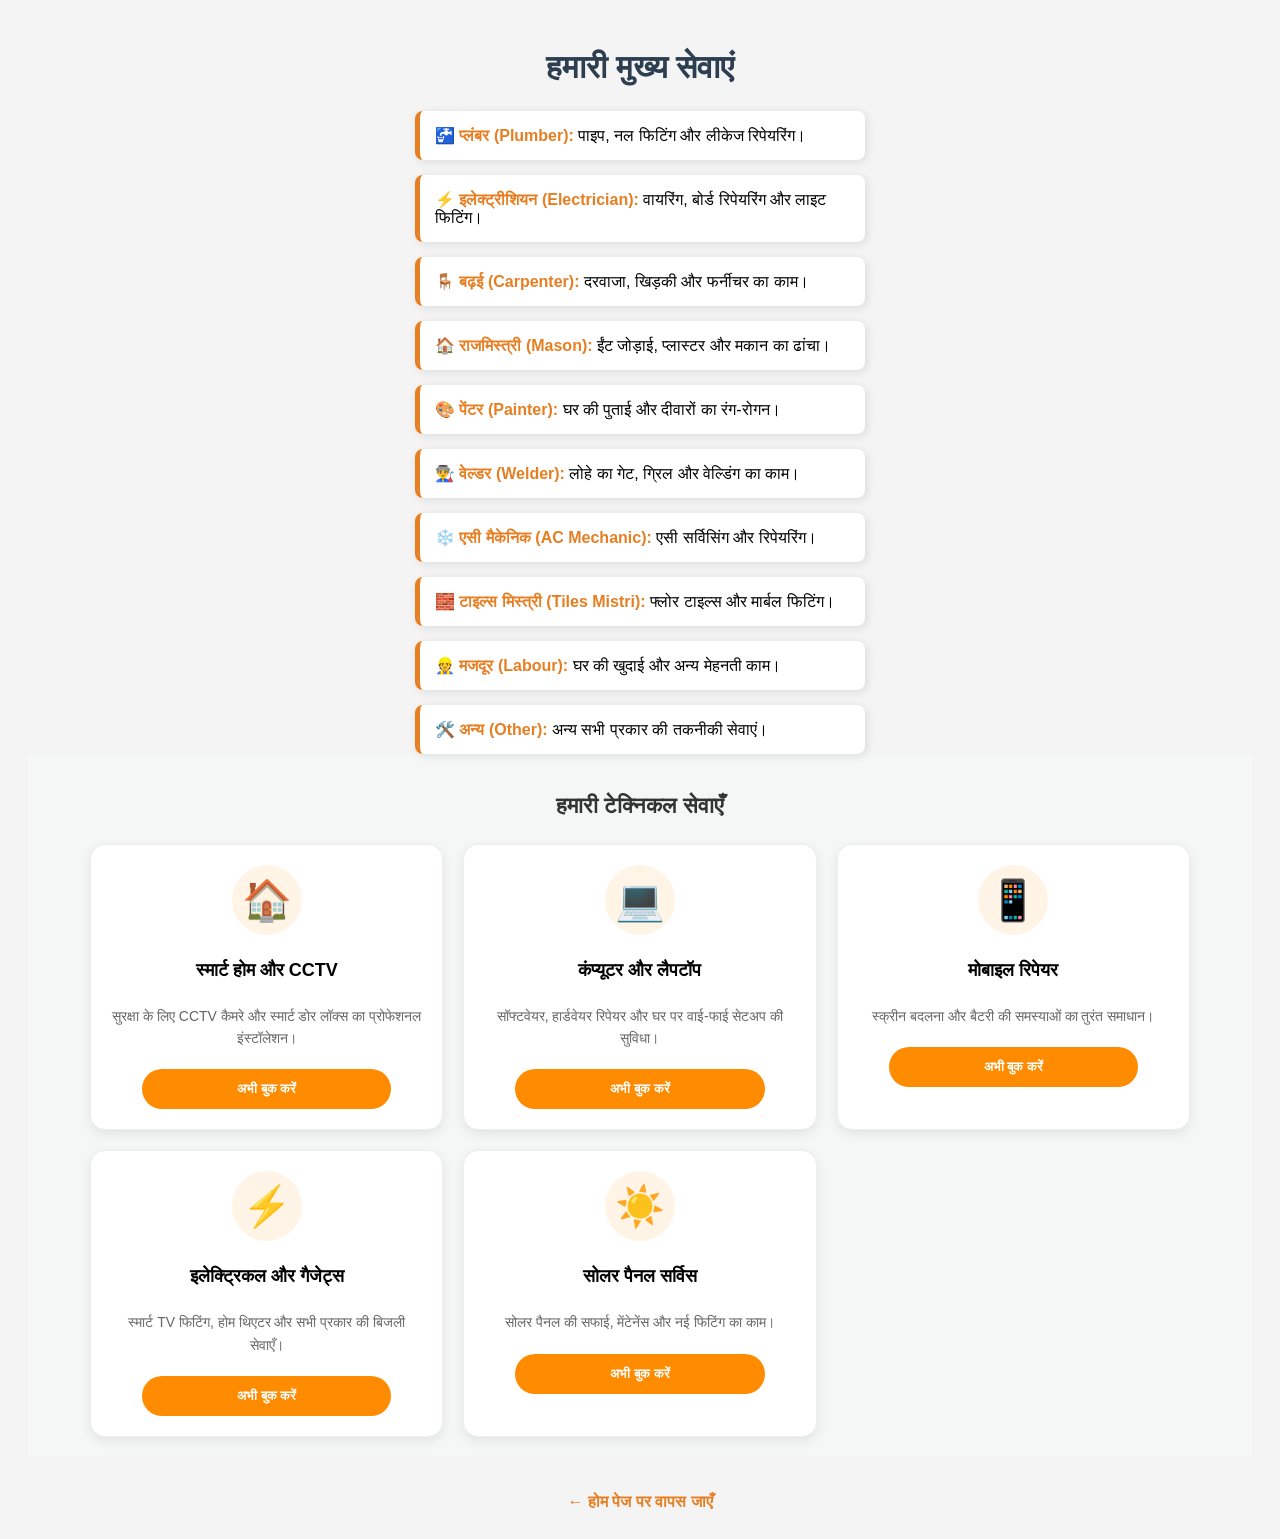
<file: services.html>
<!DOCTYPE html>
<html lang="hi">
<head>
    <meta charset="UTF-8">
    <title>हमारी सेवाएं - My Indian Workers</title>
    <style>
        body { font-family: sans-serif; padding: 20px; background: #f4f4f4; text-align: center; }
        .service-list { display: flex; flex-direction: column; gap: 15px; max-width: 450px; margin: auto; }
        .item { 
            background: white; 
            padding: 15px; 
            border-radius: 8px; 
            border-left: 5px solid #e67e22; 
            box-shadow: 2px 2px 10px rgba(0,0,0,0.1); 
            text-align: left; /* जानकारी पढ़ने में आसान बनाने के लिए */
        }
        h1 { color: #2c3e50; margin-bottom: 25px; }
        b { color: #e67e22; }
    </style>
</head>
<body>
    <h1>हमारी मुख्य सेवाएं</h1>
    
    <div class="service-list">
        <div class="item">🚰 <b>प्लंबर (Plumber):</b> पाइप, नल फिटिंग और लीकेज रिपेयरिंग।</div>
        <div class="item">⚡ <b>इलेक्ट्रीशियन (Electrician):</b> वायरिंग, बोर्ड रिपेयरिंग और लाइट फिटिंग।</div>
        <div class="item">🪑 <b>बढ़ई (Carpenter):</b> दरवाजा, खिड़की और फर्नीचर का काम।</div>
        <div class="item">🏠 <b>राजमिस्त्री (Mason):</b> ईंट जोड़ाई, प्लास्टर और मकान का ढांचा।</div>
        <div class="item">🎨 <b>पेंटर (Painter):</b> घर की पुताई और दीवारों का रंग-रोगन।</div>
        <div class="item">👨‍🏭 <b>वेल्डर (Welder):</b> लोहे का गेट, ग्रिल और वेल्डिंग का काम।</div>
        <div class="item">❄️ <b>एसी मैकेनिक (AC Mechanic):</b> एसी सर्विसिंग और रिपेयरिंग।</div>
        <div class="item">🧱 <b>टाइल्स मिस्त्री (Tiles Mistri):</b> फ्लोर टाइल्स और मार्बल फिटिंग।</div>
        <div class="item">👷 <b>मजदूर (Labour):</b> घर की खुदाई और अन्य मेहनती काम।</div>
        <div class="item">🛠️ <b>अन्य (Other):</b> अन्य सभी प्रकार की तकनीकी सेवाएं।</div>
    </div>
    
    
    
    <style>
    /* यह आपकी वेबसाइट को सुंदर और प्रोफेशनल बनाएगा */
    .tech-section {
        padding: 20px 10px;
        background-color: #f4f7f6;
        font-family: 'Segoe UI', Tahoma, Geneva, Verdana, sans-serif;
        text-align: center;
    }

    .tech-title {
        font-size: 22px;
        color: #333;
        margin-bottom: 25px;
        font-weight: bold;
    }

    /* मोबाइल पर एक लाइन में और डेस्कटॉप पर ग्रिड में दिखाने के लिए */
    .tech-grid {
        display: grid;
        grid-template-columns: repeat(auto-fit, minmax(280px, 1fr));
        gap: 20px;
        max-width: 1100px;
        margin: 0 auto;
    }

    /* कार्ड का डिजाइन */
    .tech-card {
        background: #ffffff;
        border-radius: 15px;
        padding: 20px;
        box-shadow: 0 4px 12px rgba(0,0,0,0.08);
        border: 1px solid #eee;
        display: flex;
        flex-direction: column;
        align-items: center;
        transition: 0.3s;
    }

    .tech-card:hover {
        transform: translateY(-5px);
        border-color: #ff8c00;
    }

    /* आइकन का स्टाइल */
    .tech-icon {
        font-size: 40px;
        background: #fff4e6;
        width: 70px;
        height: 70px;
        line-height: 70px;
        border-radius: 50%;
        margin-bottom: 15px;
    }

    .tech-card h3 {
        font-size: 18px;
        color: #000;
        margin: 10px 0;
    }

    .tech-card p {
        font-size: 14px;
        color: #666;
        line-height: 1.6;
        margin-bottom: 20px;
    }

    /* बटन का स्टाइल */
    .tech-book-btn {
        background-color: #ff8c00; /* ऑरेंज कलर - कमाई वाला लुक */
        color: white;
        border: none;
        padding: 12px 30px;
        border-radius: 25px;
        font-weight: bold;
        cursor: pointer;
        width: 80%;
        text-decoration: none;
        display: inline-block;
    }

    .tech-book-btn:hover {
        background-color: #e67e00;
    }
</style>

<section class="tech-section">
    <h2 class="tech-title">हमारी टेक्निकल सेवाएँ</h2>
    
    <div class="tech-grid">
        
        <div class="tech-card">
            <div class="tech-icon">🏠</div>
            <h3>स्मार्ट होम और CCTV</h3>
            <p>सुरक्षा के लिए CCTV कैमरे और स्मार्ट डोर लॉक्स का प्रोफेशनल इंस्टॉलेशन।</p>
            <button class="tech-book-btn">अभी बुक करें</button>
        </div>

        <div class="tech-card">
            <div class="tech-icon">💻</div>
            <h3>कंप्यूटर और लैपटॉप</h3>
            <p>सॉफ्टवेयर, हार्डवेयर रिपेयर और घर पर वाई-फाई सेटअप की सुविधा।</p>
            <button class="tech-book-btn">अभी बुक करें</button>
        </div>

        <div class="tech-card">
            <div class="tech-icon">📱</div>
            <h3>मोबाइल रिपेयर</h3>
            <p>स्क्रीन बदलना और बैटरी की समस्याओं का तुरंत समाधान।</p>
            <button class="tech-book-btn">अभी बुक करें</button>
        </div>

        <div class="tech-card">
            <div class="tech-icon">⚡</div>
            <h3>इलेक्ट्रिकल और गैजेट्स</h3>
            <p>स्मार्ट TV फिटिंग, होम थिएटर और सभी प्रकार की बिजली सेवाएँ।</p>
            <button class="tech-book-btn">अभी बुक करें</button>
        </div>

        <div class="tech-card">
            <div class="tech-icon">☀️</div>
            <h3>सोलर पैनल सर्विस</h3>
            <p>सोलर पैनल की सफाई, मेंटेनेंस और नई फिटिंग का काम।</p>
            <button class="tech-book-btn">अभी बुक करें</button>
        </div>

    </div>
</section>

    
    
    

    <br><br>
    <a href="index.html" style="color: #e67e22; text-decoration: none; font-weight: bold;">
        ← होम पेज पर वापस जाएँ
    </a>
    
    

    
    
    
</body>
</html>
</file>
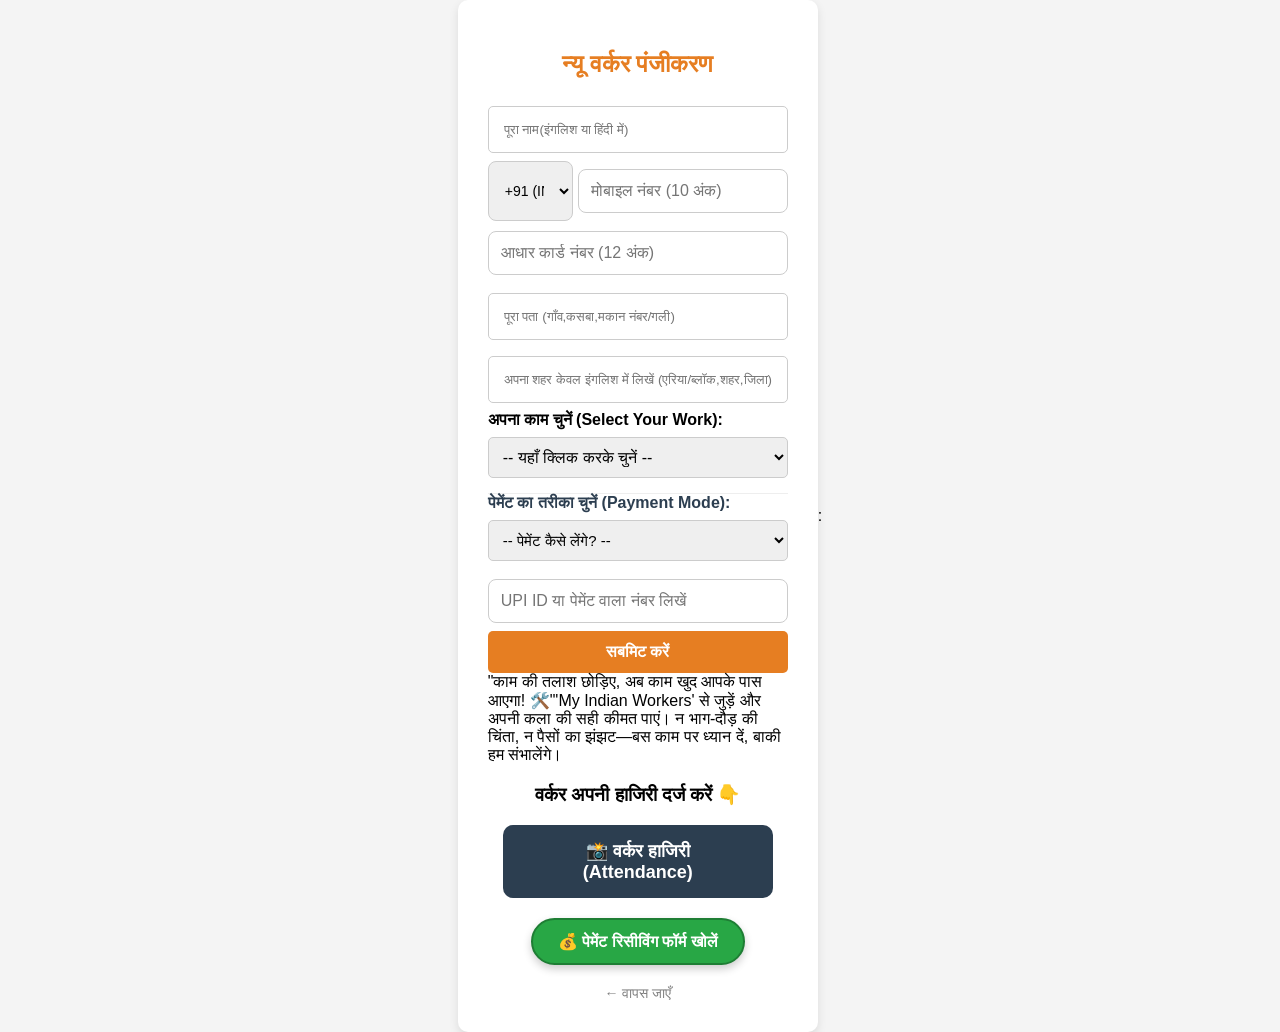
<file: worker-form.html>
<!DOCTYPE html>
<html lang="hi">
<head>
    <meta charset="UTF-8">
    <meta name="viewport" content="width=device-width, initial-scale=1.0">
    <title>वर्कर रजिस्ट्रेशन - My Indian Workers</title>
    <style>
        body { font-family: sans-serif; background: #f4f4f4; display: flex; justify-content: center; align-items: center; min-height: 100vh; margin: 0; }
        .form-container { background: white; padding: 30px; border-radius: 10px; box-shadow: 0 4px 10px rgba(0,0,0,0.1); width: 300px; }
        h2 { color: #e67e22; margin-bottom: 20px; text-align: center; }
        
        /* इनपुट बॉक्स स्टाइल */
        input { 
            width: 100%; 
            padding: 15px; 
            margin: 8px 0; 
            border: 1px solid #ccc; 
            border-radius: 5px; 
            box-sizing: border-box; /* इससे पैडिंग बाहर नहीं निकलती */
        }

        .submit-btn { 
            width: 100%; 
            padding: 12px; 
            background: #e67e22; 
            color: white; 
            border: none; 
            border-radius: 5px; 
            font-weight: bold; 
            cursor: pointer; 
            font-size: 16px;
        }
        
        .submit-btn:hover { background: #d35400; }
        .back { display: block; text-align: center; margin-top: 15px; color: gray; text-decoration: none; font-size: 14px; }

        /* Modal Styles - पॉप-अप के लिए */
        .modal-overlay {
            display: none;
            position: fixed;
            top: 0; left: 0; width: 100%; height: 100%;
            background: rgba(0,0,0,0.7);
            z-index: 1000;
            justify-content: center;
            align-items: center;
        }
        .modal-content {
            background: white;
            padding: 20px;
            border-radius: 10px;
            max-width: 350px;
            width: 90%;
            max-height: 85vh;
            overflow-y: auto;
        }
        .modal-header {
            font-size: 20px;
            font-weight: bold;
            color: #d35400;
            border-bottom: 2px solid #eee;
            padding-bottom: 10px;
            margin-bottom: 15px;
            text-align: center;
        }
        .agree-btn {
            width: 100%;
            padding: 12px;
            background: #27ae60;
            color: white;
            border: none;
            border-radius: 5px;
            font-weight: bold;
            cursor: pointer;
            margin-top: 15px;
        }
    </style>
</head>
<body>

<div id="workerModal" class="modal-overlay">
    <div class="modal-content">
        <div class="modal-header">⚠️ ज़रूरी सूचना - My Indian Workers</div>
        <div class="modal-body">
            <p><strong>रुकिए!</strong> यदि आप कंपनी के साथ लाइफटाइम तक काम करना चाहते हैं, तो ध्यान दें:</p>
            <ul>
                <li><strong>ईमानदारी:</strong> आप मालिक से मिलकर कंपनी को धोखा नहीं देंगे। काम का पैसा आप स्वयं नकद (Cash) नहीं लेंगे। मालिक से कहें कि पेमेंट सीधे कंपनी के खाते में जमा करें।</li>
                <li><strong>REPORTING:</strong> काम खत्म होने के बाद आपको 'Work Completed' फॉर्म सबमिट करना होगा।</li>
                <li><strong>काम की गारंटी:</strong> आप कंपनी को जितना फायदा पहुँचाएंगे, आपको उतना ही ज्यादा काम मिलेगा।</li>
                <li><strong>सावधान:</strong> यदि आप मालिक से सीधे डीलिंग करते हैं, तो कंपनी आपको हमेशा के लिए <b>ब्लॉक</b> कर देगी।</li>
            </ul>
            <p style="text-align:center;"><b>अब आप खुद सोचिए, आपको पूरी लाइफ काम करना है या सिर्फ एक दिन के लिए?</b></p>
        </div>
        <div class="modal-footer">
            <button class="agree-btn" id="confirmSubmit">मैं सहमत हूँ और ईमानदारी से काम करूँगा</button>
        </div>
    </div>
</div>

<div class="form-container">
    <h2>न्यू वर्कर पंजीकरण</h2>
    
   <form id="workerForm">
    <input type="text" id="regName" name="regName" placeholder="पूरा नाम(इंगलिश या हिंदी में)" required>
    <div style="display: flex; gap: 5px; margin-bottom: 10px;">
    <select name="countryCode" style="width: 85px; padding: 12px; border: 1px solid #ccc; border-radius: 8px; font-size: 14px;">
        <option value="+91">+91 (IN)</option>
        <option value="+966">+966 (SA)</option>
        <option value="+971">+971 (UAE)</option>
    </select>

    <input type="tel" 
           name="regMobile" 
           id="regMobile"
           placeholder="मोबाइल नंबर (10 अंक)" 
           pattern="[0-9]{10}" 
           title="कृपया 10 अंकों का सही मोबाइल नंबर डालें" 
           maxlength="10" 
           oninput="this.value = this.value.replace(/[^0-9]/g, '');"
           style="flex: 1; padding: 12px; border: 1px solid #ccc; border-radius: 8px; font-size: 16px; box-sizing: border-box;"
           required>
</div>
<div style="width: 100%; margin-bottom: 10px;">
    <input type="tel" 
           name="regAadhar" 
           id="regAadhar"
           placeholder="आधार कार्ड नंबर (12 अंक)" 
           pattern="[0-9]{12}" 
           title="आधार कार्ड 12 अंकों का होना चाहिए" 
           maxlength="12" 
           oninput="this.value = this.value.replace(/[^0-9]/g, '');"
           style="width: 100%; padding: 12px; border: 1px solid #ccc; border-radius: 8px; font-size: 16px; box-sizing: border-box; display: block;"
           required>
</div>

<input type="text" name="regAddress"
id="regAddress"
placeholder="पूरा पता (गाँव,कसबा,मकान नंबर/गली)" required>
    
<input type="text" name="regCity"
id="regCity"
placeholder="अपना शहर केवल इंगलिश में लिखें (एरिया/ब्लॉक,शहर,जिला)" required>

<div class="form-group">
    <label for="workInput" style="display: block; margin-bottom: 8px; font-weight: bold;">
        अपना काम चुनें (Select Your Work):
    </label>
    
    <select id="workInput" name="regWork" required 
        style="width: 100%; padding: 10px; border-radius: 5px; border: 1px solid #ccc; font-size: 16px;">
        <option value="">-- यहाँ क्लिक करके चुनें --</option>
        <option value="Plumber">प्लंबर (Plumber)</option>
        <option value="Electrician">इलेक्ट्रीशियन (Electrician)</option>
        <option value="Carpenter">बढ़ई (Carpenter)</option>
        <option value="Mason">राजमिस्त्री (Mason)</option>
        <option value="Painter">पेंटर (Painter)</option>
        <option value="Welder">वेल्डर (Welder)</option>
        <option value="AC Mechanic">एसी मैकेनिक (AC Mechanic)</option>
        <option value="Tiles Mistri">टाइल्स मिस्त्री (Tiles Mistri)</option>
        <option value="Labour">मजदूर (Labour)</option>
        <option value="Other">अन्य (Other)</option>
    </select>
</div>



<div style="margin-top: 15px; border-top: 1px solid #eee; pt-10">
    <label style="display: block; margin-bottom: 8px; font-weight: bold; color: #2c3e50;">
        पेमेंट का तरीका चुनें (Payment Mode):
    </label>
    
    <select name="regPaymentMethod" required 
        style="width: 100%; padding: 10px; border-radius: 5px; border: 1px solid #ccc; font-size: 15px; margin-bottom: 10px;">
        <option value="">-- पेमेंट कैसे लेंगे? --</option>
        <option value="UPI">UPI (PhonePe, Google Pay, Paytm)</option>
        <option value="Mobile Number">मोबाइल नंबर पर</option>
        <option value="Bank Account">बैंक खाता (Account Details)</option>
    </select>

    <input type="text" 
           name="regPaymentDetails" 
           placeholder="UPI ID या पेमेंट वाला नंबर लिखें" 
           style="width: 100%; padding: 12px; border: 1px solid #ccc; border-radius: 8px; font-size: 16px; box-sizing: border-box;"
           required>
</div>








     <input type="hidden" name="userType" value="worker">

    <button type="submit" class="submit-btn">सबमिट करें</button>
    
    ​"काम की तलाश छोड़िए, अब काम खुद आपके पास आएगा! 🛠️"
​'My Indian Workers' से जुड़ें और अपनी कला की सही कीमत पाएं।
न भाग-दौड़ की चिंता, न पैसों का झंझट—बस काम पर ध्यान दें, बाकी हम संभालेंगे।
    
</form>
<div style="text-align:center; margin-top:20px;">
        <h3>वर्कर अपनी हाजिरी दर्ज करें 👇</h3>
    <button onclick="window.location.href='attendance.html'" 
            style="background:#2c3e50; color:white; padding:15px 30px; border:none; border-radius:10px; font-weight:bold; cursor:pointer; width:90%; font-size:18px;">
        📸 वर्कर हाजिरी (Attendance)
    </button>
</div>







<div class="receiving-button-wrapper" style="text-align: center; margin: 20px;">
    
    <style>
        .worker-btn-green {
            display: inline-block;
            background-color: #28a745; /* गहरा हरा रंग */
            color: white !important;
            padding: 12px 25px;
            font-size: 16px;
            font-weight: bold;
            text-decoration: none;
            border-radius: 30px;
            box-shadow: 0 4px 8px rgba(0,0,0,0.2);
            transition: 0.3s;
            border: 2px solid #1e7e34; /* बॉर्डर थोड़ा और गहरा हरा */
            cursor: pointer;
            font-family: Arial, sans-serif;
        }

        .worker-btn-green:hover {
            background-color: #218838; /* माउस ले जाने पर थोड़ा और गहरा होगा */
            transform: scale(1.05);
            box-shadow: 0 6px 12px rgba(0,0,0,0.3);
        }

        .worker-btn-green:active {
            transform: scale(0.98);
        }
    </style>

    <a href="receiving.html" class="worker-btn-green">
        💰 पेमेंट रिसीविंग फॉर्म खोलें
    </a>
</div>








   <a href="login-choice.html" class="back">← वापस जाएँ</a>
</div>

<script>
    const SCRIPT_URL = "https://script.google.com/macros/s/AKfycbwHQhKVDdh4bDLJKALThmdPjQPQshQMcH1JAOW73WbFzfR5C_4m09qgfpoqjO7fjvg/exec"; 
    const form = document.getElementById('workerForm');
    const modal = document.getElementById('workerModal');
    const confirmBtn = document.getElementById('confirmSubmit');

    // फॉर्म सबमिट होने पर पहले पॉप-अप दिखाएं
    form.addEventListener('submit', function(e) {
        e.preventDefault();
        modal.style.display = 'flex'; // पॉप-अप खोलें
    });

    // जब यूजर पॉप-अप में "सहमत हूँ" बटन दबाए
    confirmBtn.addEventListener('click', function() {
        modal.style.display = 'none'; // पॉप-अप बंद करें
        
        const btn = form.querySelector('.submit-btn');
        btn.innerText = "⏳ प्रोसेसिंग...";
        btn.disabled = true;

        const formData = new FormData(form); 
        const data = {};

        formData.forEach((value, key) => { 
            data[key] = value; 
        });

        // मोबाइल नंबर एरर ठीक करने के लिए यहाँ बदलाव किया गया है
        // नंबर के आगे ' जोड़ने से Google Sheet में #ERROR! नहीं आएगा
        data.regMobile = "'" + (formData.get('countryCode') || "") + (formData.get('regMobile') || "");

        fetch(SCRIPT_URL, {
            method: 'POST',
            mode: 'no-cors',
            body: JSON.stringify(data)
        }).then(() => {
            alert("सफलतापूर्वक आपका रजिस्ट्रेशन हो गया!");
            location.reload();
        }).catch(() => {
            alert("कुछ गड़बड़ हुई, दोबारा प्रयास करें।");
            btn.innerText = "सबमिट करें";
            btn.disabled = false;
        });
    });
</script>




</body>
</html>

 : <input type="hidden" name="userType" value="worker">
</file>
